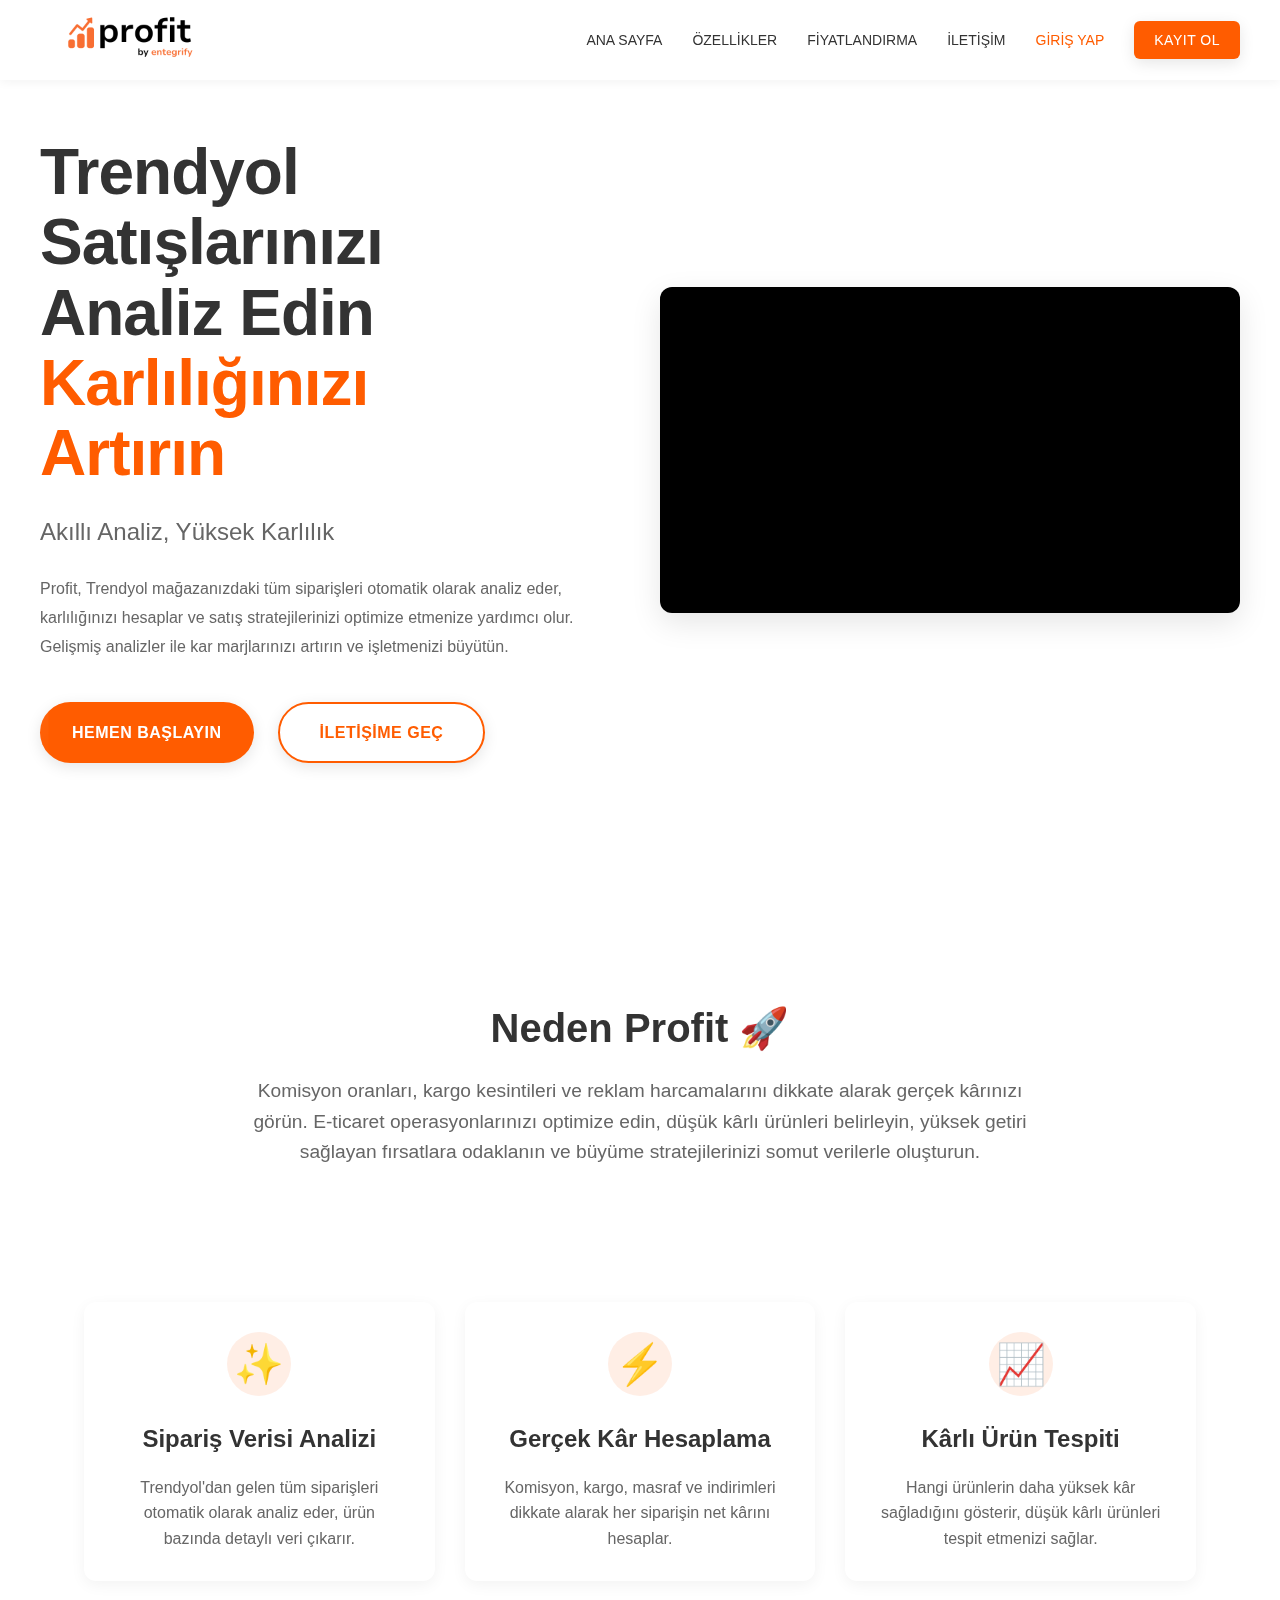
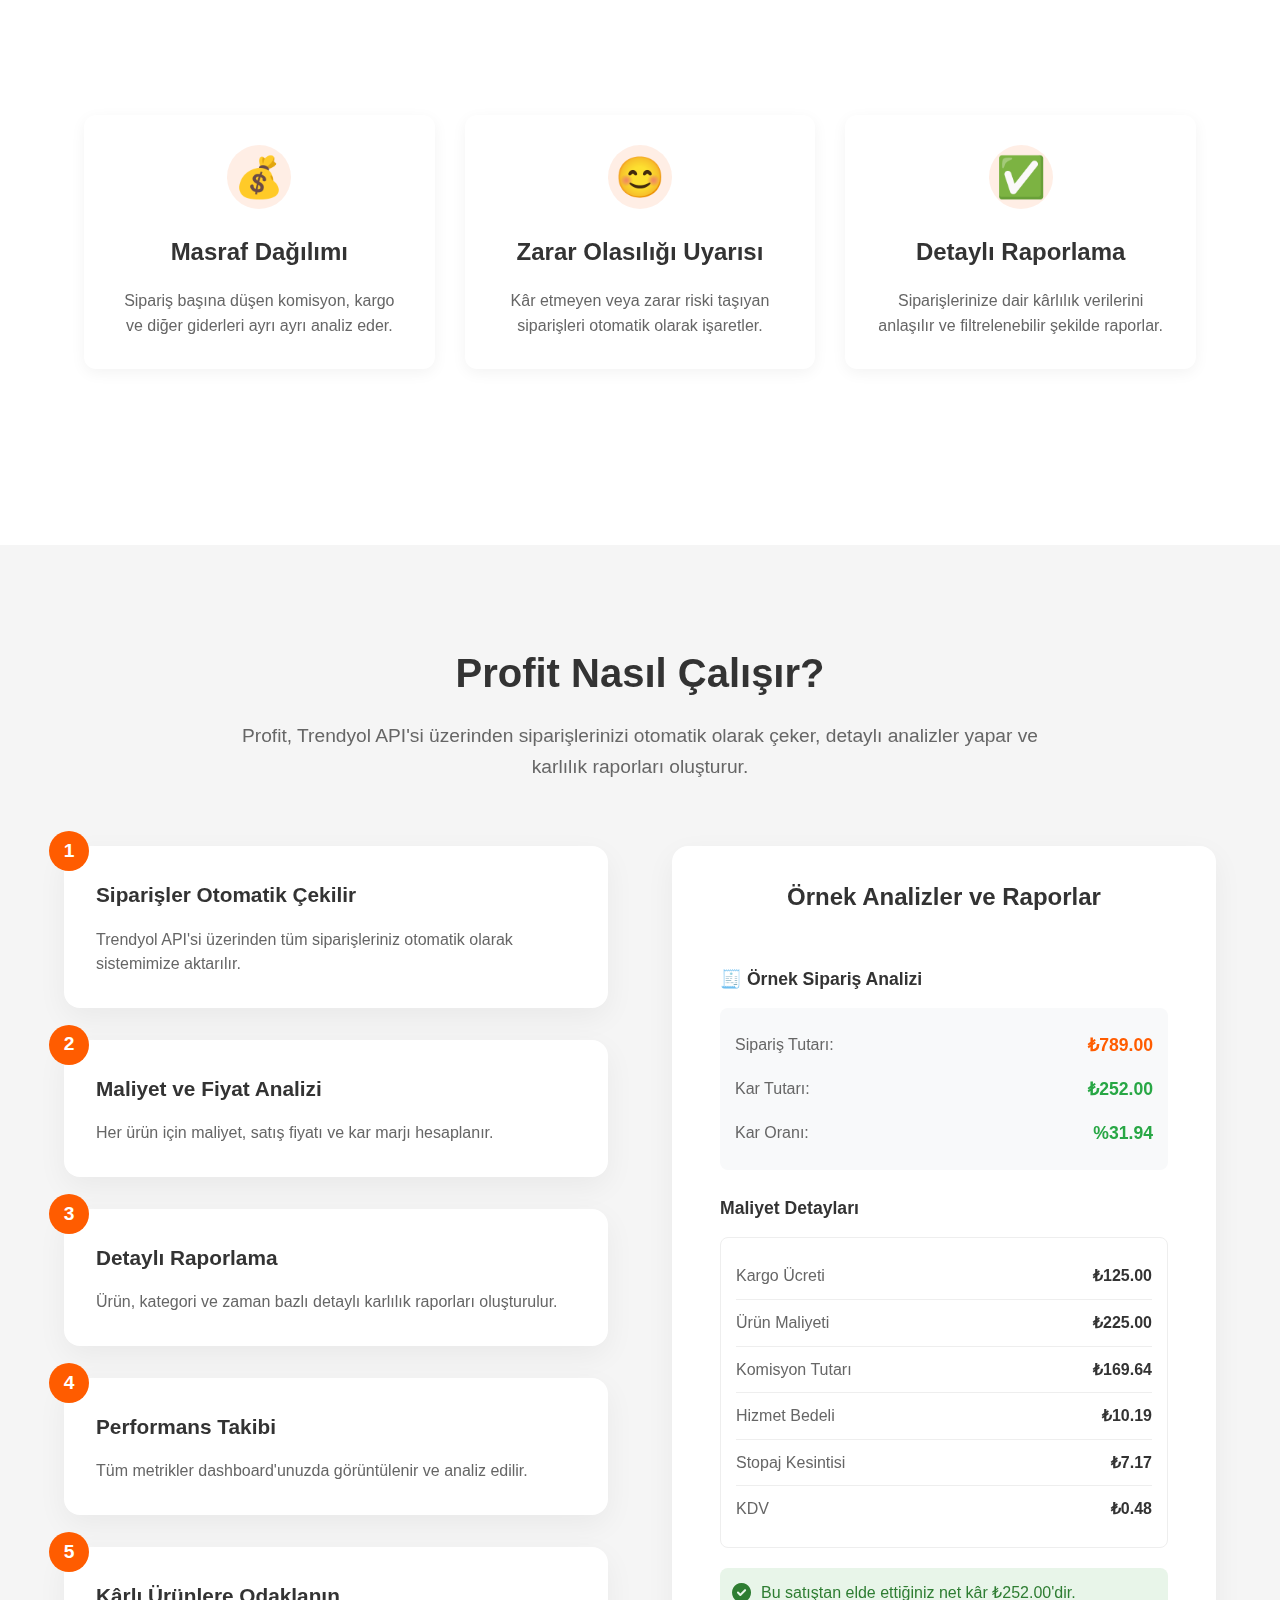
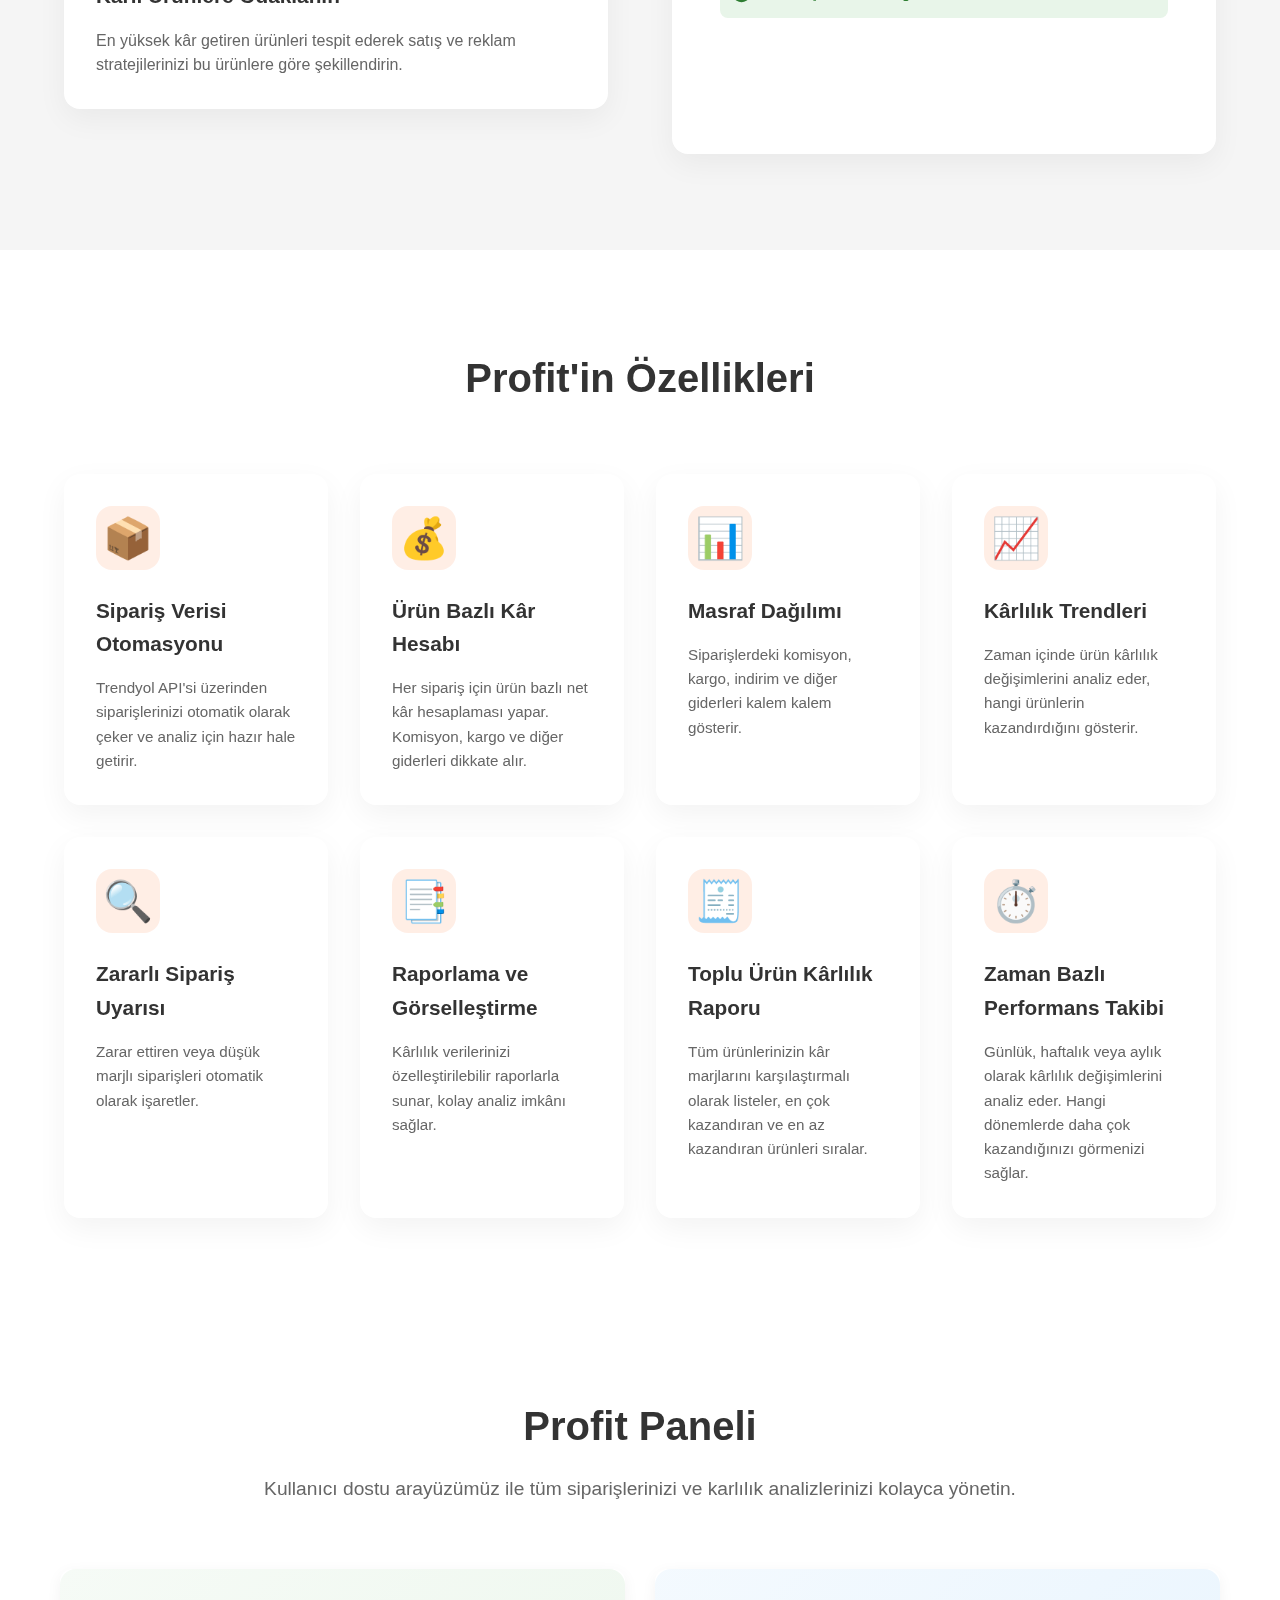
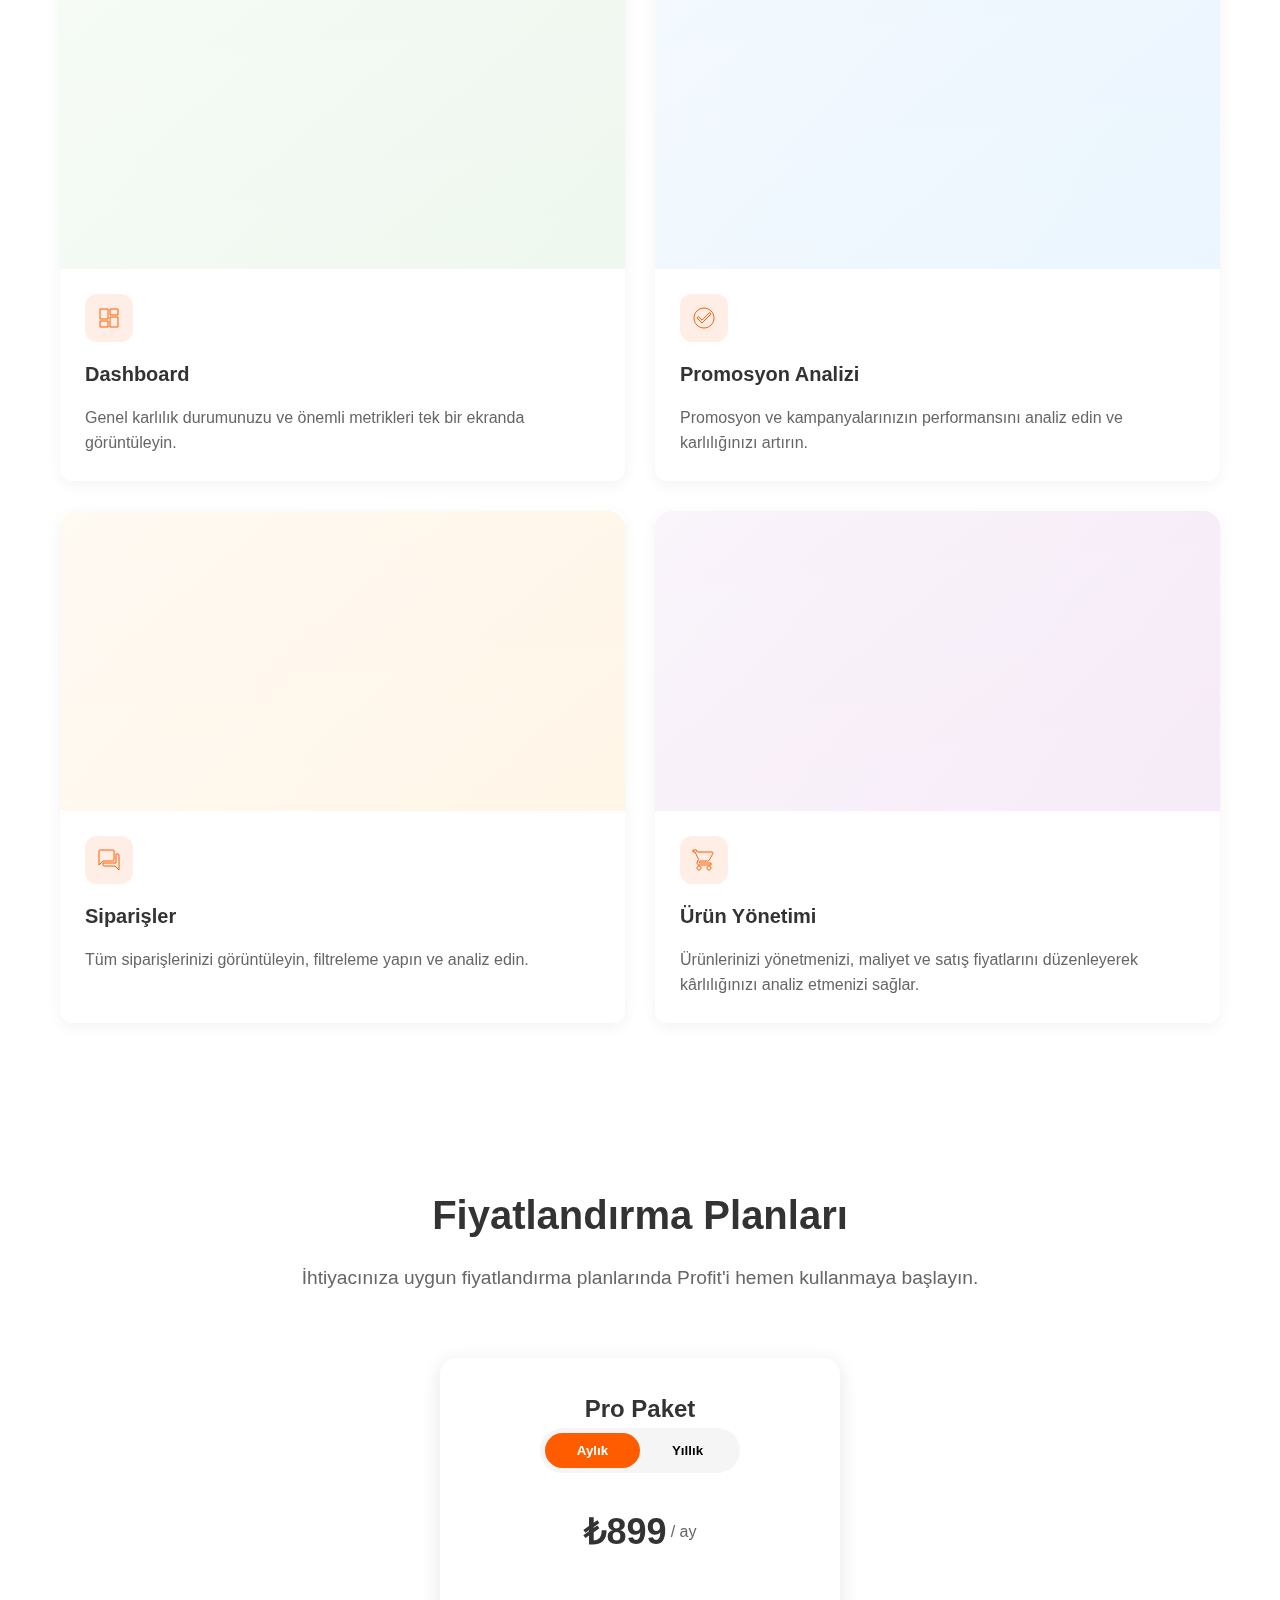
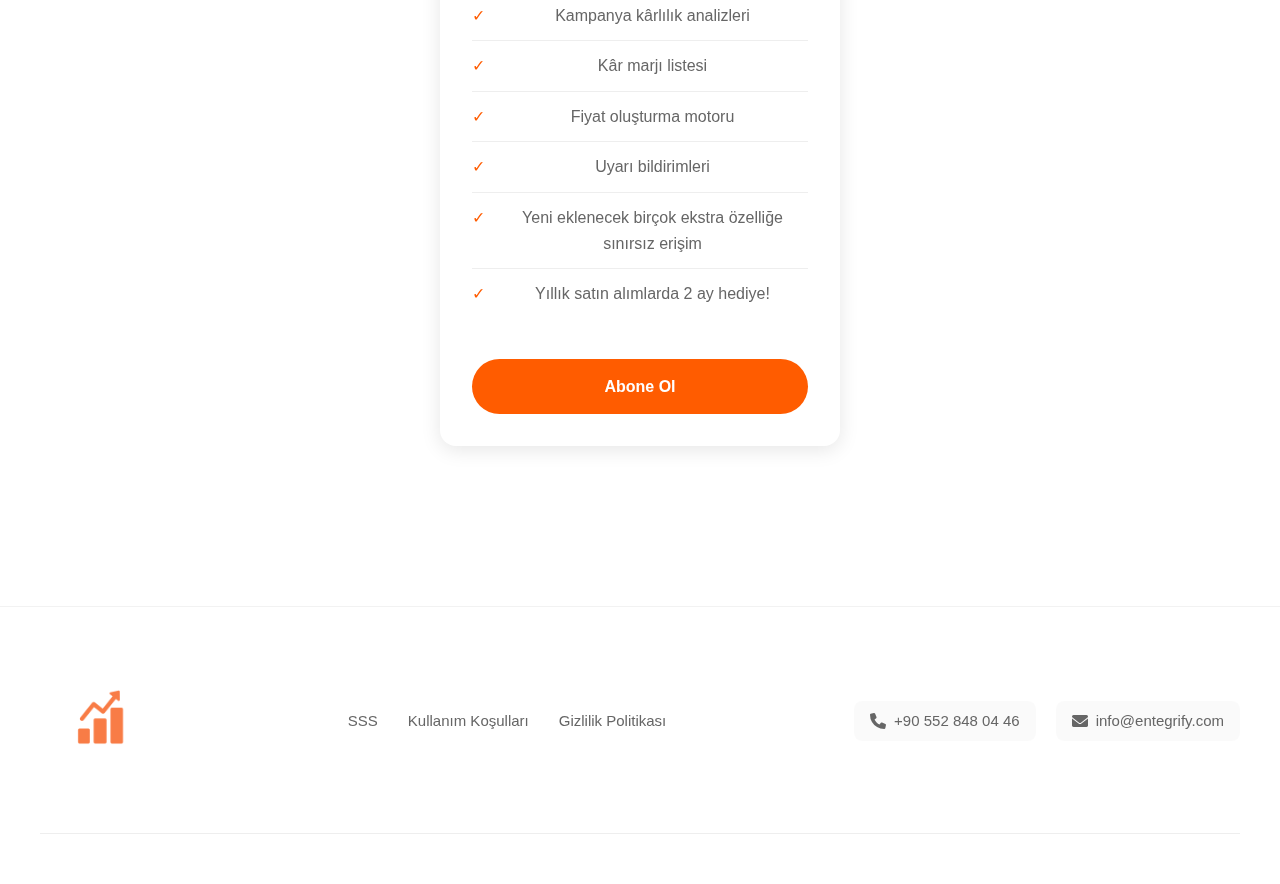
<file: index.html>
<!DOCTYPE html>
<html lang="tr">
<head>
    <meta charset="UTF-8">
    <meta name="viewport" content="width=device-width, initial-scale=1.0">
    
    <!-- Security Headers -->
    <meta http-equiv="X-Content-Type-Options" content="nosniff">
    <meta http-equiv="X-Frame-Options" content="SAMEORIGIN">
    <meta http-equiv="Strict-Transport-Security" content="max-age=31536000; includeSubDomains">
    <meta http-equiv="Content-Security-Policy" content="default-src 'self' https: data: 'unsafe-inline' 'unsafe-eval';">

    <!-- SEO Meta Tags -->
    <title>Profit | Trendyol Mağaza Yönetim ve Karlılık Analiz Platformu</title>
    <meta name="description" content="Trendyol mağazanızın siparişlerini otomatik analiz eder, karlılık hesaplar ve satış stratejilerinizi optimize etmenize yardımcı olur. Gelişmiş analizlerle kar marjlarınızı artırın.">
    <meta name="keywords" content="trendyol analiz, trendyol karlılık, e-ticaret analizi, trendyol mağaza yönetimi">
    <meta name="robots" content="index, follow">
    <meta name="author" content="Profit">
    <meta name="google-site-verification" content="YOUR-VERIFICATION-CODE">

    <!-- Open Graph / Social Media Meta Tags -->
    <meta property="og:type" content="website">
    <meta property="og:title" content="Profit | Trendyol Mağaza Analiz Platformu">
    <meta property="og:description" content="Trendyol mağazanızın siparişlerini otomatik analiz eder, karlılık hesaplar ve satış stratejilerinizi optimize eder.">
    <meta property="og:image" content="https://profit.entegrify.com/assets/logo1.png">
    <meta property="og:url" content="https://profit.entegrify.com">
    
    <!-- Twitter Card Meta Tags -->
    <meta name="twitter:card" content="summary_large_image">
    <meta name="twitter:title" content="Profit">
    <meta name="twitter:description" content="Trendyol mağaza analiz ve karlılık hesaplama platformu">
    <meta name="twitter:image" content="https://profit.entegrify.com/assets/logo1.png">

    <!-- Canonical URL -->
    <link rel="canonical" href="https://profit.entegrify.com">
    
    <!-- Favicon and App Icons -->
    <link rel="icon" type="image/png" href="assets/logo1.png">
    <link rel="apple-touch-icon" href="assets/logo1.png">
    
    <!-- Preload Critical Resources -->
    <link rel="preload" href="styles.css" as="style">
    <link rel="preload" href="https://fonts.googleapis.com/css2?family=Inter:wght@400;500;600;700&display=swap" as="style">
    
    <!-- Stylesheets from CDN -->
    <link rel="stylesheet" href="https://cdnjs.cloudflare.com/ajax/libs/font-awesome/6.0.0/css/all.min.css" crossorigin="anonymous" referrerpolicy="no-referrer">
    <link href="https://fonts.googleapis.com/css2?family=Inter:wght@400;500;600;700&display=swap" rel="stylesheet" crossorigin="anonymous">
    <link href="https://fonts.googleapis.com/css2?family=Poppins:wght@400;500;600;700;800&display=swap" rel="stylesheet" crossorigin="anonymous">
    <link rel="stylesheet" href="styles.css">

    <!-- Yapısal veri işaretlemesi -->
    <script type="application/ld+json">
    {
        "@context": "https://schema.org",
        "@type": "SoftwareApplication",
        "name": "Profit",
        "applicationCategory": "BusinessApplication",
        "description": "Trendyol mağaza analiz ve karlılık hesaplama platformu",
        "operatingSystem": "Web",
        "offers": {
            "@type": "Offer",
            "price": "750",
            "priceCurrency": "TRY"
        },
        "aggregateRating": {
            "@type": "AggregateRating",
            "ratingValue": "4.8",
            "ratingCount": "150"
        }
    }
    </script>

    <!-- Google Analytics -->
    <script async src="https://www.googletagmanager.com/gtag/js?id=G-XXXXXXXXXX"></script>
    <script>
        window.dataLayer = window.dataLayer || [];
        function gtag(){dataLayer.push(arguments);}
        gtag('js', new Date());
        gtag('config', 'G-XXXXXXXXXX');
    </script>
</head>
<body>
    <header>
        <nav aria-label="Ana Menü">
            <div class="nav-container">
                <div class="logo">
                    <a href="/" aria-label="Ana Sayfa">
                        <img src="assets/logo.png" alt="Profit Logo" width="180" height="auto">
                    </a>
                </div>
                <button class="mobile-menu-btn" aria-label="Menüyü Aç/Kapat">
                    <span></span>
                    <span></span>
                    <span></span>
                </button>
                <div class="nav-links">
                    <a href="#" class="nav-link">ANA SAYFA</a>
                    <a href="#how-it-works" class="nav-link">ÖZELLİKLER</a>
                    <a href="#pricing" class="nav-link">FİYATLANDIRMA</a>
                    <a href="#" class="nav-link">İLETİŞİM</a>
                    <a href="https://profit.entegrify.com/login" class="nav-link highlight">GİRİŞ YAP</a>
                    <a href="https://profit.entegrify.com/login" class="nav-link btn-primary">KAYIT OL</a>
                </div>
            </div>
        </nav>
    </header>

    <main>
        <section class="hero">
            <div class="hero-content">
                <h1>
                    Trendyol Satışlarınızı<br>
                    Analiz Edin<br>
                    <span style="color: #FF5C00;">Karlılığınızı<br>
                    Artırın</span>
                </h1>
                <p class="subtitle">Akıllı Analiz, Yüksek Karlılık</p>
                <p class="description">
                    Profit, Trendyol mağazanızdaki tüm siparişleri otomatik olarak analiz eder, 
                    karlılığınızı hesaplar ve satış stratejilerinizi optimize etmenize yardımcı olur. 
                    Gelişmiş analizler ile kar marjlarınızı artırın ve işletmenizi büyütün.
                </p>
                <div class="cta-buttons">
                    <a href="#" class="btn-primary">HEMEN BAŞLAYIN</a>
                    <a href="https://wa.me/905528480446" class="btn-secondary">İLETİŞİME GEÇ</a>
                </div>
            </div>
            <div class="hero-image">
                <div class="video-container">
                    <iframe 
                        width="100%" 
                        height="100%" 
                        src="https://www.youtube.com/embed/PZxdP8gvdds" 
                        title="Profit Tanıtım Videosu"
                        loading="lazy"
                        frameborder="0" 
                        allow="accelerometer; autoplay; clipboard-write; encrypted-media; gyroscope; picture-in-picture" 
                        allowfullscreen>
                    </iframe>
                </div>
            </div>
        </section>
    </main>

    <section class="why-trendasist">
        <div class="section-header">
            <h2>Neden Profit 🚀</h2>
            <p class="section-description">
                Komisyon oranları, kargo kesintileri ve reklam harcamalarını dikkate alarak gerçek kârınızı görün. E-ticaret operasyonlarınızı optimize edin, düşük kârlı ürünleri belirleyin, yüksek getiri sağlayan fırsatlara odaklanın ve büyüme stratejilerinizi somut verilerle oluşturun.
            </p>
        </div>

        <div class="features-container">
            <!-- İlk özellikler seti -->
            <div class="features">
                <div class="feature-card">
                    <div class="feature-icon">✨</div>
                    <h3>Sipariş Verisi Analizi</h3>
                    <p>
                        Trendyol'dan gelen tüm siparişleri otomatik olarak analiz eder, ürün bazında detaylı veri çıkarır.
                    </p>
                </div>

                <div class="feature-card">
                    <div class="feature-icon">⚡</div>
                    <h3>Gerçek Kâr Hesaplama</h3>
                    <p>
                        Komisyon, kargo, masraf ve indirimleri dikkate alarak her siparişin net kârını hesaplar.
                    </p>
                </div>

                <div class="feature-card">
                    <div class="feature-icon">📈</div>
                    <h3>Kârlı Ürün Tespiti</h3>
                    <p>
                        Hangi ürünlerin daha yüksek kâr sağladığını gösterir, düşük kârlı ürünleri tespit etmenizi sağlar.
                    </p>
                </div>
            </div>

            <!-- İkinci özellikler seti -->
            <div class="features">
                <div class="feature-card">
                    <div class="feature-icon">💰</div>
                    <h3>Masraf Dağılımı</h3>
                    <p>
                        Sipariş başına düşen komisyon, kargo ve diğer giderleri ayrı ayrı analiz eder.
                    </p>
                </div>

                <div class="feature-card">
                    <div class="feature-icon">😊</div>
                    <h3>Zarar Olasılığı Uyarısı</h3>
                    <p>
                        Kâr etmeyen veya zarar riski taşıyan siparişleri otomatik olarak işaretler.
                    </p>
                </div>

                <div class="feature-card">
                    <div class="feature-icon">✅</div>
                    <h3>Detaylı Raporlama</h3>
                    <p>
                        Siparişlerinize dair kârlılık verilerini anlaşılır ve filtrelenebilir şekilde raporlar.
                    </p>
                </div>
            </div>
        </div>
    </section>

    <section id="how-it-works" class="how-it-works">
        <div class="section-header">
            <h2>Profit Nasıl Çalışır?</h2>
            <p class="section-description">
                Profit, Trendyol API'si üzerinden siparişlerinizi otomatik olarak çeker, detaylı analizler yapar ve karlılık raporları oluşturur.
            </p>
        </div>

        <div class="working-principle">
            <div class="steps">
                <div class="step">
                    <div class="step-number">1</div>
                    <h3>Siparişler Otomatik Çekilir</h3>
                    <p>Trendyol API'si üzerinden tüm siparişleriniz otomatik olarak sistemimize aktarılır.</p>
                </div>

                <div class="step">
                    <div class="step-number">2</div>
                    <h3>Maliyet ve Fiyat Analizi</h3>
                    <p>Her ürün için maliyet, satış fiyatı ve kar marjı hesaplanır.</p>
                </div>

                <div class="step">
                    <div class="step-number">3</div>
                    <h3>Detaylı Raporlama</h3>
                    <p>Ürün, kategori ve zaman bazlı detaylı karlılık raporları oluşturulur.</p>
                </div>

                <div class="step">
                    <div class="step-number">4</div>
                    <h3>Performans Takibi</h3>
                    <p>Tüm metrikler dashboard'unuzda görüntülenir ve analiz edilir.</p>
                </div>

                <div class="step">
                    <div class="step-number">5</div>
                    <h3>Kârlı Ürünlere Odaklanın</h3>
                    <p>En yüksek kâr getiren ürünleri tespit ederek satış ve reklam stratejilerinizi bu ürünlere göre şekillendirin.</p>
                </div>
            </div>

            <div class="example-qa">
                <h3>Örnek Analizler ve Raporlar</h3>
                <div class="qa-slider">
                    <div class="qa-card active">
                        <div class="question">
                            <h4>🧾 Örnek Sipariş Analizi</h4>
                            <div class="order-summary">
                                <div class="summary-item">
                                    <span class="summary-label">Sipariş Tutarı:</span>
                                    <span class="summary-value highlight">₺789.00</span>
                                </div>
                                <div class="summary-item">
                                    <span class="summary-label">Kar Tutarı:</span>
                                    <span class="summary-value success">₺252.00</span>
                                </div>
                                <div class="summary-item">
                                    <span class="summary-label">Kar Oranı:</span>
                                    <span class="summary-value success">%31.94</span>
                                </div>
                            </div>
                        </div>
                        <div class="answer">
                            <h5>Maliyet Detayları</h5>
                            <div class="cost-breakdown">
                                <div class="cost-item">
                                    <span class="cost-label">Kargo Ücreti</span>
                                    <span class="cost-value">₺125.00</span>
                                </div>
                                <div class="cost-item">
                                    <span class="cost-label">Ürün Maliyeti</span>
                                    <span class="cost-value">₺225.00</span>
                                </div>
                                <div class="cost-item">
                                    <span class="cost-label">Komisyon Tutarı</span>
                                    <span class="cost-value">₺169.64</span>
                                </div>
                                <div class="cost-item">
                                    <span class="cost-label">Hizmet Bedeli</span>
                                    <span class="cost-value">₺10.19</span>
                                </div>
                                <div class="cost-item">
                                    <span class="cost-label">Stopaj Kesintisi</span>
                                    <span class="cost-value">₺7.17</span>
                                </div>
                                <div class="cost-item">
                                    <span class="cost-label">KDV</span>
                                    <span class="cost-value">₺0.48</span>
                                </div>
                            </div>
                            <div class="analysis-result">
                                <div class="result-item success">
                                    <i class="fas fa-check-circle"></i>
                                    <span>Bu satıştan elde ettiğiniz net kâr ₺252.00'dir.</span>
                                </div>
                            </div>
                        </div>
                    </div>
                </div>
                <div class="slider-nav">
                    <p class="slider-caption"></p>
                </div>
            </div>
        </div>
    </section>

    <section class="features-detailed">
        <div class="section-header">
            <h2>Profit'in Özellikleri</h2>
        </div>

        <div class="features-grid">
            <div class="feature-detailed-card">
                <div class="feature-icon">📦</div>
                <h3>Sipariş Verisi Otomasyonu</h3>
                <p>Trendyol API'si üzerinden siparişlerinizi otomatik olarak çeker ve analiz için hazır hale getirir.</p>
            </div>

            <div class="feature-detailed-card">
                <div class="feature-icon">💰</div>
                <h3>Ürün Bazlı Kâr Hesabı</h3>
                <p>Her sipariş için ürün bazlı net kâr hesaplaması yapar. Komisyon, kargo ve diğer giderleri dikkate alır.</p>
            </div>

            <div class="feature-detailed-card">
                <div class="feature-icon">📊</div>
                <h3>Masraf Dağılımı</h3>
                <p>Siparişlerdeki komisyon, kargo, indirim ve diğer giderleri kalem kalem gösterir.</p>
            </div>

            <div class="feature-detailed-card">
                <div class="feature-icon">📈</div>
                <h3>Kârlılık Trendleri</h3>
                <p>Zaman içinde ürün kârlılık değişimlerini analiz eder, hangi ürünlerin kazandırdığını gösterir.</p>
            </div>

            <div class="feature-detailed-card">
                <div class="feature-icon">🔍</div>
                <h3>Zararlı Sipariş Uyarısı</h3>
                <p>Zarar ettiren veya düşük marjlı siparişleri otomatik olarak işaretler.</p>
            </div>

            <div class="feature-detailed-card">
                <div class="feature-icon">📑</div>
                <h3>Raporlama ve Görselleştirme</h3>
                <p>Kârlılık verilerinizi özelleştirilebilir raporlarla sunar, kolay analiz imkânı sağlar.</p>
            </div>

            <div class="feature-detailed-card">
                <div class="feature-icon">🧾</div>
                <h3>Toplu Ürün Kârlılık Raporu</h3>
                <p>Tüm ürünlerinizin kâr marjlarını karşılaştırmalı olarak listeler, en çok kazandıran ve en az kazandıran ürünleri sıralar.</p>
            </div>

            <div class="feature-detailed-card">
                <div class="feature-icon">⏱️</div>
                <h3>Zaman Bazlı Performans Takibi</h3>
                <p>Günlük, haftalık veya aylık olarak kârlılık değişimlerini analiz eder. Hangi dönemlerde daha çok kazandığınızı görmenizi sağlar.</p>
            </div>
        </div>
    </section>

    <section class="panel-preview">
        <div class="section-header">
            <h2>Profit Paneli</h2>
            <p class="section-description">
                Kullanıcı dostu arayüzümüz ile tüm siparişlerinizi ve karlılık analizlerinizi kolayca yönetin.
            </p>
        </div>

        <div class="panel-grid">
            <div class="panel-card">
                <div class="panel-image">
                    <img src="assets/dashbord.png" alt="Profit Dashboard" loading="lazy">
                </div>
                <div class="panel-content">
                    <div class="panel-icon">
                        <svg viewBox="0 0 24 24" width="24" height="24" fill="none" stroke="currentColor">
                            <path d="M3 13h8V3H3v10zm0 8h8v-6H3v6zm10 0h8V11h-8v10zm0-18v6h8V3h-8z"/>
                        </svg>
                    </div>
                    <h3>Dashboard</h3>
                    <p>Genel karlılık durumunuzu ve önemli metrikleri tek bir ekranda görüntüleyin.</p>
                </div>
            </div>

            <div class="panel-card">
                <div class="panel-image">
                    <img src="assets/feature-2.png" alt="Profit Promosyon Analizi" loading="lazy">
                </div>
                <div class="panel-content">
                    <div class="panel-icon">
                        <svg viewBox="0 0 24 24" width="24" height="24" fill="none" stroke="currentColor">
                            <path d="M12 2C6.48 2 2 6.48 2 12s4.48 10 10 10 10-4.48 10-10S17.52 2 12 2zm-2 15l-5-5 1.41-1.41L10 14.17l7.59-7.59L19 8l-9 9z"/>
                        </svg>
                    </div>
                    <h3>Promosyon Analizi</h3>
                    <p>Promosyon ve kampanyalarınızın performansını analiz edin ve karlılığınızı artırın.</p>
                </div>
            </div>

            <div class="panel-card">
                <div class="panel-image">
                    <img src="assets/orders.png" alt="Profit Siparişler" loading="lazy">
                </div>
                <div class="panel-content">
                    <div class="panel-icon">
                        <svg viewBox="0 0 24 24" width="24" height="24" fill="none" stroke="currentColor">
                            <path d="M21 6h-2v9H6v2c0 .55.45 1 1 1h11l4 4V7c0-.55-.45-1-1-1zm-4 6V3c0-.55-.45-1-1-1H3c-.55 0-1 .45-1 1v14l4-4h10c.55 0 1-.45 1-1z"/>
                        </svg>
                    </div>
                    <h3>Siparişler</h3>
                    <p>Tüm siparişlerinizi görüntüleyin, filtreleme yapın ve analiz edin.</p>
                </div>
            </div>

            <div class="panel-card">
                <div class="panel-image">
                    <img src="assets/prdct.png" alt="Profit Ürün Yönetimi" loading="lazy">
                </div>
                <div class="panel-content">
                    <div class="panel-icon">
                        <svg viewBox="0 0 24 24" width="24" height="24" fill="none" stroke="currentColor">
                            <path d="M7 18c-1.1 0-1.99.9-1.99 2S5.9 22 7 22s2-.9 2-2-.9-2-2-2zM1 2v2h2l3.6 7.59-1.35 2.45c-.16.28-.25.61-.25.96 0 1.1.9 2 2 2h12v-2H7.42c-.14 0-.25-.11-.25-.25l.03-.12.9-1.63h7.45c.75 0 1.41-.41 1.75-1.03l3.58-6.49c.08-.14.12-.31.12-.48 0-.55-.45-1-1-1H5.21l-.94-2H1zm16 16c-1.1 0-1.99.9-1.99 2s.89 2 1.99 2 2-.9 2-2-.9-2-2-2z"/>
                        </svg>
                    </div>
                    <h3>Ürün Yönetimi</h3>
                    <p>Ürünlerinizi yönetmenizi, maliyet ve satış fiyatlarını düzenleyerek kârlılığınızı analiz etmenizi sağlar.</p>
                </div>
            </div>
        </div>
    </section>

    <section id="pricing" class="pricing">
        <div class="section-header">
            <h2>Fiyatlandırma Planları</h2>
            <p class="section-description">İhtiyacınıza uygun fiyatlandırma planlarında Profit'i hemen kullanmaya başlayın.</p>
        </div>

        <div class="pricing-grid">
            <div class="pricing-card">
                <h2>Pro Paket</h2>
                
                <div class="switch-container">
                    <button class="switch-option active" onclick="togglePrice('monthly')">Aylık</button>
                    <button class="switch-option" onclick="togglePrice('yearly')">Yıllık</button>
                </div>
                
                <div class="price-container">
                    <div id="monthly-price" class="price-block">
                        <div class="price">₺899 <span>/ ay</span></div>
                    </div>
                    <div id="yearly-price" class="price-block hidden">
                        <div class="price">₺750 <span>/ ay</span></div>
                        <p class="saving-note">(Yıllık ödeme yaparak %16 tasarruf edin)</p>
                    </div>
                </div>

                <div class="features">
                    <ul>
                        <li>Kampanya kârlılık analizleri</li>
                        <li>Kâr marjı listesi</li>
                        <li>Fiyat oluşturma motoru</li>
                        <li>Uyarı bildirimleri</li>
                        <li>Yeni eklenecek birçok ekstra özelliğe sınırsız erişim</li>
                        <li>Yıllık satın alımlarda 2 ay hediye!</li>
                    </ul>
                </div>
                
                <a href="https://buy.stripe.com/bIY4jT3cXcG30QU4gj" class="subscribe-btn" target="_blank">
                    Abone Ol
                </a>
            </div>
        </div>
    </section>

    <footer class="modern-footer">
        <div class="footer-container">
            <div class="footer-content">
                <div class="footer-logo">
                    <img src="assets/logo1.png" alt="Profit" width="120">
                </div>
                <div class="footer-links">
                    <a href="sss.html" class="footer-link">SSS</a>
                    <a href="kullanim-kosullari.html" class="footer-link">Kullanım Koşulları</a>
                    <a href="gizlilik-politikasi.html" class="footer-link">Gizlilik Politikası</a>
                </div>
                <div class="footer-contact">
                    <a href="tel:+905528480446" class="contact-item">
                        <i class="fas fa-phone"></i>
                        <span>+90 552 848 04 46</span>
                    </a>
                    <a href="mailto:info@entegrify.com" class="contact-item">
                        <i class="fas fa-envelope"></i>
                        <span>info@entegrify.com</span>
                    </a>
                </div>
            </div>
        </div>
    </footer>

    <style>
        /* Ana container için genel stil */
        .container {
            max-width: 1200px;
            margin: 0 auto;
            padding: 0 20px;
        }

        /* Hero section düzenlemesi */
        .hero {
            display: flex;
            align-items: center;
            justify-content: space-between;
            padding: 80px 0;
            max-width: 1200px;
            margin: 0 auto;
            gap: 40px;
        }

        .hero-content {
            flex: 1;
            max-width: 600px;
            margin: 0 auto;
        }

        .hero-image {
            flex: 1;
            max-width: 600px;
            margin: 0 auto;
        }

        /* Features section düzenlemesi */
        .features-container {
            max-width: 1200px;
            margin: 0 auto;
            padding: 40px 20px;
        }

        .features {
            display: grid;
            grid-template-columns: repeat(auto-fit, minmax(300px, 1fr));
            gap: 30px;
            margin-bottom: 40px;
        }

        .feature-card {
            background: #fff;
            border-radius: 12px;
            padding: 30px;
            text-align: center;
            box-shadow: 0 4px 15px rgba(0, 0, 0, 0.05);
            transition: transform 0.3s ease;
        }

        /* Panel preview düzenlemesi */
        .panel-preview {
            max-width: 1200px;
            margin: 0 auto;
            padding: 80px 20px;
        }

        .panel-grid {
            display: grid;
            grid-template-columns: repeat(2, 1fr);
            gap: 30px;
            margin-top: 40px;
        }

        .panel-card {
            background: white;
            border-radius: 12px;
            overflow: hidden;
            box-shadow: 0 4px 15px rgba(0, 0, 0, 0.05);
            transition: transform 0.3s ease, box-shadow 0.3s ease;
        }

        .panel-card:hover {
            transform: translateY(-5px);
            box-shadow: 0 8px 25px rgba(0, 0, 0, 0.1);
        }

        .panel-image {
            width: 100%;
            height: 250px;
            overflow: hidden;
            position: relative;
            background: linear-gradient(140deg, rgba(255, 92, 0, 0.05), rgba(255, 92, 0, 0.1));
            border-radius: 12px 12px 0 0;
        }

        .panel-content {
            padding: 25px;
        }

        .panel-content h3 {
            font-size: 20px;
            margin-bottom: 15px;
            color: #333;
        }

        .panel-content p {
            color: #666;
            line-height: 1.6;
            margin: 0;
        }

        @media (max-width: 768px) {
            .panel-grid {
                grid-template-columns: 1fr;
            }

            .panel-image {
                height: 200px;
            }
        }

        /* Pricing section düzenlemesi */
        .pricing {
            max-width: 1200px;
            margin: 0 auto;
            padding: 80px 20px;
        }

        .pricing-grid {
            display: flex;
            justify-content: center;
            gap: 30px;
            margin-top: 40px;
        }

        /* Footer düzenlemesi */
        .modern-footer {
            background: #fff;
            padding: 50px 20px;
            border-top: 1px solid rgba(0, 0, 0, 0.05);
            margin-top: 80px;
        }

        .footer-container {
            max-width: 1200px;
            margin: 0 auto;
        }

        .footer-content {
            display: flex;
            align-items: center;
            justify-content: space-between;
            gap: 40px;
        }

        .footer-logo img {
            height: auto;
            opacity: 0.9;
            transition: opacity 0.3s ease;
        }

        .footer-logo img:hover {
            opacity: 1;
        }

        .footer-links {
            display: flex;
            gap: 30px;
        }

        .footer-link {
            color: #666;
            text-decoration: none;
            font-size: 15px;
            font-weight: 500;
            transition: all 0.3s ease;
            position: relative;
        }

        .footer-link::after {
            content: '';
            position: absolute;
            bottom: -4px;
            left: 0;
            width: 0;
            height: 2px;
            background: #FF5C00;
            transition: width 0.3s ease;
        }

        .footer-link:hover {
            color: #FF5C00;
        }

        .footer-link:hover::after {
            width: 100%;
        }

        .footer-contact {
            display: flex;
            gap: 20px;
        }

        .contact-item {
            display: flex;
            align-items: center;
            gap: 8px;
            color: #666;
            text-decoration: none;
            font-size: 15px;
            transition: all 0.3s ease;
            padding: 8px 16px;
            border-radius: 8px;
            background: rgba(0, 0, 0, 0.02);
        }

        .contact-item:hover {
            color: #FF5C00;
            background: rgba(255, 92, 0, 0.05);
            transform: translateY(-2px);
        }

        .contact-item i {
            font-size: 16px;
        }

        @media (max-width: 768px) {
            .footer-content {
                flex-direction: column;
                text-align: center;
                gap: 30px;
            }

            .footer-links {
                flex-direction: column;
                gap: 20px;
            }

            .footer-contact {
                flex-direction: column;
                gap: 15px;
            }

            .contact-item {
                justify-content: center;
            }
        }

        /* Notification styles */
        .notification {
            position: fixed;
            bottom: 20px;
            right: 20px;
            background: #4CAF50;
            color: white;
            padding: 15px 25px;
            border-radius: 8px;
            box-shadow: 0 4px 12px rgba(0,0,0,0.15);
            display: flex;
            align-items: center;
            gap: 10px;
            z-index: 9999;
            opacity: 0;
            transform: translateY(20px);
            transition: all 0.3s ease;
        }

        .notification.show {
            opacity: 1;
            transform: translateY(0);
        }

        .notification i {
            font-size: 20px;
        }

        /* Mobile Menu Styles */
        .mobile-menu-btn {
            display: none;
            width: 25px;
            height: 25px;
            position: relative;
            cursor: pointer;
            z-index: 1000;
        }

        .mobile-menu-btn span {
            position: absolute;
            width: 100%;
            height: 2px;
            background-color: #000;
            transition: all 0.3s ease;
        }

        .mobile-menu-btn span:nth-child(1) {
            top: 5px;
        }

        .mobile-menu-btn span:nth-child(2) {
            top: 12px;
        }

        .mobile-menu-btn span:nth-child(3) {
            top: 19px;
        }

        .mobile-menu-btn.active span:nth-child(1) {
            transform: rotate(45deg);
            top: 12px;
        }

        .mobile-menu-btn.active span:nth-child(2) {
            opacity: 0;
        }

        .mobile-menu-btn.active span:nth-child(3) {
            transform: rotate(-45deg);
            top: 12px;
        }

        @media (max-width: 768px) {
            .mobile-menu-btn {
                display: block;
                margin-right: 10px;
            }

            .nav-links {
                display: none;
                position: fixed;
                top: 60px;
                right: 0;
                width: 200px;
                height: auto;
                max-height: calc(100vh - 60px);
                background: #fff;
                flex-direction: column;
                padding: 10px;
                box-shadow: -2px 2px 10px rgba(0,0,0,0.1);
                z-index: 999;
                overflow-y: auto;
                border-radius: 0 0 0 10px;
            }

            .nav-links.active {
                display: flex;
            }

            .nav-links .nav-link {
                width: 100%;
                text-align: left;
                padding: 10px 15px;
                font-size: 14px;
                font-weight: 500;
                color: #333;
                transition: all 0.2s ease;
                border-radius: 5px;
            }

            .nav-links .nav-link:hover {
                background-color: #f5f5f5;
            }

            .nav-links .nav-link.highlight {
                background-color: #f8f9fa;
                margin: 5px 0;
            }

            .nav-links .nav-link.btn-primary {
                background-color: #007bff;
                color: white;
                margin: 5px 0;
                text-align: center;
            }

            .nav-links .nav-link.btn-primary:hover {
                background-color: #0056b3;
            }
        }

        /* Video Container Styles */
        .video-container {
            position: relative;
            width: 100%;
            padding-bottom: 56.25%; /* 16:9 Aspect Ratio */
            height: 0;
            overflow: hidden;
            border-radius: 12px;
            box-shadow: 0 10px 30px rgba(0, 0, 0, 0.1);
        }

        .video-container iframe {
            position: absolute;
            top: 0;
            left: 0;
            width: 100%;
            height: 100%;
            border-radius: 12px;
        }

        @media (max-width: 768px) {
            .hero {
                flex-direction: column;
                padding: 20px;
                text-align: center;
            }

            .hero-content {
                width: 100%;
                margin-bottom: 30px;
            }

            .hero-image {
                width: 100%;
                margin-top: 20px;
            }

            .video-container {
                margin: 0 auto;
                max-width: 100%;
            }
        }

        /* Advantages Section */
        .advantages {
            padding: 6rem 5%;
            background-color: var(--background-color);
        }

        .advantages .section-header {
            text-align: center;
            margin-bottom: 4rem;
        }

        .advantages .section-header h2 {
            font-size: 2.5rem;
            margin-bottom: 1rem;
            color: var(--text-color);
        }

        .advantages .section-description {
            font-size: 1.2rem;
            color: #666;
            max-width: 800px;
            margin: 0 auto;
        }

        @media (max-width: 768px) {
            .advantages {
                padding: 4rem 1rem;
            }

            .advantages .section-header h2 {
                font-size: 2rem;
            }

            .advantages .section-description {
                font-size: 1rem;
            }
        }

        /* Section Header Styles */
        .section-header {
            text-align: center;
            margin-bottom: 4rem;
            opacity: 1;
            transform: none;
            transition: none;
        }

        .section-header h2 {
            font-size: 2.5rem;
            margin-bottom: 1rem;
            color: var(--text-color);
            font-weight: 700;
        }

        .section-description {
            font-size: 1.2rem;
            color: #666;
            max-width: 800px;
            margin: 0 auto;
            line-height: 1.6;
        }

        @media (max-width: 768px) {
            .section-header {
                margin-bottom: 3rem;
                padding: 0 1rem;
            }

            .section-header h2 {
                font-size: 2rem;
            }

            .section-description {
                font-size: 1rem;
                padding: 0 1rem;
            }
        }

        /* Remove old section header styles that might be causing issues */
        .section-header.visible {
            opacity: 1;
            transform: none;
        }

        .order-summary {
            background: #f8f9fa;
            border-radius: 8px;
            padding: 15px;
            margin: 15px 0;
        }

        .summary-item {
            display: flex;
            justify-content: space-between;
            align-items: center;
            padding: 8px 0;
        }

        .summary-label {
            color: #666;
            font-weight: 500;
        }

        .summary-value {
            font-weight: 600;
            font-size: 1.1em;
        }

        .summary-value.highlight {
            color: #FF5C00;
        }

        .summary-value.success {
            color: #28a745;
        }

        .cost-breakdown {
            background: #fff;
            border-radius: 8px;
            padding: 15px;
            margin: 15px 0;
            border: 1px solid #eee;
        }

        .cost-item {
            display: flex;
            justify-content: space-between;
            padding: 10px 0;
            border-bottom: 1px solid #eee;
        }

        .cost-item:last-child {
            border-bottom: none;
        }

        .cost-label {
            color: #666;
            font-weight: 500;
        }

        .cost-value {
            color: #333;
            font-weight: 600;
        }

        .analysis-result {
            margin-top: 20px;
        }

        .result-item {
            display: flex;
            align-items: center;
            gap: 10px;
            padding: 12px;
            border-radius: 8px;
            margin-bottom: 10px;
        }

        .result-item.success {
            background: #e8f5e9;
            color: #2e7d32;
        }

        .result-item.info {
            background: #e3f2fd;
            color: #1565c0;
        }

        .result-item i {
            font-size: 1.2em;
        }

        .qa-card .answer h5 {
            color: #333;
            font-size: 1.1em;
            margin-bottom: 15px;
            font-weight: 600;
        }

        .panel-image {
            width: 100%;
            height: 300px;
            overflow: hidden;
            position: relative;
            background: linear-gradient(140deg, rgba(255, 92, 0, 0.05), rgba(255, 92, 0, 0.1));
            border-radius: 16px 16px 0 0;
        }

        .panel-card:nth-child(1) .panel-image {
            background: linear-gradient(140deg, rgba(76, 175, 80, 0.05), rgba(76, 175, 80, 0.1));
        }

        .panel-card:nth-child(2) .panel-image {
            background: linear-gradient(140deg, rgba(33, 150, 243, 0.05), rgba(33, 150, 243, 0.1));
        }

        .panel-card:nth-child(3) .panel-image {
            background: linear-gradient(140deg, rgba(255, 152, 0, 0.05), rgba(255, 152, 0, 0.1));
        }

        .panel-card:nth-child(4) .panel-image {
            background: linear-gradient(140deg, rgba(156, 39, 176, 0.05), rgba(156, 39, 176, 0.1));
        }

        .panel-image::after {
            content: '';
            position: absolute;
            top: 0;
            left: 0;
            right: 0;
            bottom: 0;
            background: linear-gradient(180deg, rgba(255, 255, 255, 0.02) 0%, rgba(255, 255, 255, 0.1) 100%);
            pointer-events: none;
        }

        .panel-image img {
            width: 100%;
            height: 100%;
            object-fit: contain;
            transition: transform 0.3s ease;
            position: relative;
            z-index: 1;
            padding: 20px;
            mix-blend-mode: multiply;
        }

        .panel-card:hover .panel-image img {
            transform: scale(1.02);
        }

        @media (max-width: 768px) {
            .panel-image {
                height: 200px;
            }
            
            .panel-image img {
                padding: 15px;
            }
        }

        /* Logo ve Navbar düzenlemesi */
        .logo {
            display: flex;
            align-items: center;
        }

        .logo img {
            width: 180px; /* 200px'den 180px'e düşürüldü */
            height: auto;
            object-fit: contain;
        }

        nav {
            display: flex;
            justify-content: center;
            align-items: center;
            padding: 15px 40px;
            background: #fff;
            box-shadow: 0 2px 10px rgba(0, 0, 0, 0.05);
            position: fixed;
            top: 0;
            left: 0;
            right: 0;
            z-index: 1000;
        }

        .nav-container {
            display: flex;
            justify-content: space-between;
            align-items: center;
            width: 100%;
            max-width: 1200px;
            margin: 0 auto;
        }

        .nav-links {
            display: flex;
            align-items: center;
            gap: 30px;
        }

        .nav-link {
            color: #333;
            text-decoration: none;
            font-weight: 500;
            font-size: 14px;
            transition: color 0.3s ease;
        }

        .nav-link:hover {
            color: #FF5C00;
        }

        .nav-link.highlight {
            color: #FF5C00;
        }

        .nav-link.btn-primary {
            background: #FF5C00;
            color: white;
            padding: 8px 20px;
            border-radius: 6px;
            transition: background-color 0.3s ease;
        }

        .nav-link.btn-primary:hover {
            background-color: #e65200;
            color: white;
        }

        @media (max-width: 768px) {
            nav {
                padding: 10px 20px;
            }
        }

        /* Pricing Styles */
        .pricing-card {
            background: white;
            border-radius: 12px;
            padding: 30px;
            box-shadow: 0 4px 15px rgba(0, 0, 0, 0.05);
            max-width: 400px;
            margin: 0 auto;
        }

        .switch-container {
            display: flex;
            background: #f5f5f5;
            border-radius: 30px;
            padding: 5px;
            width: 200px;
            margin: 0 auto 20px;
        }

        .switch-option {
            flex: 1;
            text-align: center;
            padding: 10px 20px;
            border: none;
            background: transparent;
            cursor: pointer;
            font-weight: bold;
            border-radius: 25px;
            transition: all 0.3s ease;
        }

        .switch-option.active {
            background: #FF5C00;
            color: white;
        }

        .price-container {
            text-align: center;
            margin: 30px 0;
        }

        .price-block {
            transition: all 0.3s ease;
        }

        .price-block.hidden {
            display: none;
        }

        .price {
            font-size: 36px;
            font-weight: bold;
            color: #333;
            margin-bottom: 10px;
        }

        .price span {
            font-size: 16px;
            font-weight: normal;
            color: #666;
        }

        .saving-note {
            color: #FF5C00;
            font-size: 14px;
            margin: 5px 0 20px;
        }

        .features {
            margin-top: 30px;
        }

        .features ul {
            list-style: none;
            padding: 0;
            margin: 0;
        }

        .features li {
            padding: 12px 0;
            color: #666;
            position: relative;
            padding-left: 25px;
            border-bottom: 1px solid #eee;
        }

        .features li:last-child {
            border-bottom: none;
        }

        .features li:before {
            content: "✓";
            color: #FF5C00;
            position: absolute;
            left: 0;
        }

        .subscribe-btn {
            background: #FF5C00;
            color: white;
            border: none;
            padding: 15px 30px;
            border-radius: 30px;
            font-size: 16px;
            font-weight: bold;
            width: 100%;
            cursor: pointer;
            transition: background-color 0.3s ease;
            display: block;
            text-align: center;
            text-decoration: none;
        }

        .subscribe-btn:hover {
            background-color: #e65200;
            text-decoration: none;
            color: white;
        }
    </style>

    <script>
        // Mobile Menu
        document.addEventListener('DOMContentLoaded', function() {
            const mobileMenuBtn = document.querySelector('.mobile-menu-btn');
            const navLinks = document.querySelector('.nav-links');
            
            if (mobileMenuBtn && navLinks) {
                mobileMenuBtn.addEventListener('click', function() {
                    mobileMenuBtn.classList.toggle('active');
                    navLinks.classList.toggle('active');
                });

                // Close menu when clicking outside
                document.addEventListener('click', function(e) {
                    if (!e.target.closest('.nav-links') && !e.target.closest('.mobile-menu-btn') && navLinks.classList.contains('active')) {
                        mobileMenuBtn.classList.remove('active');
                        navLinks.classList.remove('active');
                    }
                });

                // Close menu when clicking on a nav link
                document.querySelectorAll('.nav-link').forEach(link => {
                    link.addEventListener('click', function() {
                        mobileMenuBtn.classList.remove('active');
                        navLinks.classList.remove('active');
                    });
                });
            }
        });

        // Notification function
        function showNotification(message) {
            // Remove existing notification if any
            const existingNotification = document.querySelector('.notification');
            if (existingNotification) {
                existingNotification.remove();
            }

            // Create new notification
            const notification = document.createElement('div');
            notification.className = 'notification';
            notification.innerHTML = `
                <i class="fas fa-check-circle"></i>
                <span>${message}</span>
            `;

            // Add to body
            document.body.appendChild(notification);

            // Show notification
            setTimeout(() => notification.classList.add('show'), 100);

            // Remove notification after 3 seconds
            setTimeout(() => {
                notification.classList.remove('show');
                setTimeout(() => notification.remove(), 300);
            }, 3000);
        }

        // Contact Form Modal
        const chatButton = document.querySelector('.chat-button');
        const contactModal = document.getElementById('contactModal');
        const closeModal = document.querySelector('.close-modal');
        const contactForm = document.getElementById('contactForm');

        chatButton.addEventListener('click', () => {
            contactModal.classList.add('active');
        });

        closeModal.addEventListener('click', () => {
            contactModal.classList.remove('active');
        });

        // Close modal when clicking outside
        window.addEventListener('click', (e) => {
            if (e.target === contactModal) {
                contactModal.classList.remove('active');
            }
        });

        contactForm.addEventListener('submit', async (e) => {
            e.preventDefault();
            
            const formData = {
                name: document.getElementById('name').value,
                email: document.getElementById('email').value,
                phone: document.getElementById('phone').value,
                company: document.getElementById('company').value,
                message: document.getElementById('message').value
            };

            try {
                const response = await fetch('https://script.google.com/macros/s/AKfycbzNZoX0GKMVFXU2pOJYcm98ZG55nABo0FgGEGgE2JuNdNYnT0PX4MPfp5nZ8eDwGqY6GQ/exec', {
                    method: 'POST',
                    mode: 'no-cors',
                    headers: {
                        'Content-Type': 'application/json',
                    },
                    body: JSON.stringify(formData)
                });

                showNotification('Teşekkür ederiz! Size en kısa sürede dönüş yapacağız.');
                contactModal.classList.remove('active');
                contactForm.reset();
            } catch (error) {
                console.error('Hata detayı:', error);
                showNotification('Teşekkür ederiz! Size en kısa sürede dönüş yapacağız.');
                contactModal.classList.remove('active');
                contactForm.reset();
            }
        });

        // Q&A Slider
        const slides = document.querySelectorAll('.qa-card');
        const dots = document.querySelectorAll('.dot');
        const prevBtn = document.querySelector('.prev');
        const nextBtn = document.querySelector('.next');
        let currentSlide = 0;

        function showSlide(n) {
            slides[currentSlide].classList.remove('active');
            dots[currentSlide].classList.remove('active');
            currentSlide = (n + slides.length) % slides.length;
            slides[currentSlide].classList.add('active');
            dots[currentSlide].classList.add('active');
        }

        prevBtn.addEventListener('click', () => showSlide(currentSlide - 1));
        nextBtn.addEventListener('click', () => showSlide(currentSlide + 1));

        dots.forEach((dot, index) => {
            dot.addEventListener('click', () => showSlide(index));
        });

        // Auto slide every 5 seconds
        setInterval(() => showSlide(currentSlide + 1), 5000);

        // Video Controls
        const videoContainer = document.querySelector('.video-container');
        const video = videoContainer.querySelector('video');
        const volumeBtn = document.querySelector('.volume-btn');
        const volumeIcon = volumeBtn.querySelector('i');

        // Set initial volume
        video.volume = 1.0;

        function toggleVideo() {
            if (video.paused) {
                video.play();
                videoContainer.classList.add('playing');
            } else {
                video.pause();
                videoContainer.classList.remove('playing');
            }
        }

        function toggleVolume() {
            if (video.muted) {
                video.muted = false;
                volumeIcon.classList.remove('fa-volume-mute');
                volumeIcon.classList.add('fa-volume-up');
                videoContainer.classList.remove('muted');
            } else {
                video.muted = true;
                volumeIcon.classList.remove('fa-volume-up');
                volumeIcon.classList.add('fa-volume-mute');
                videoContainer.classList.add('muted');
            }
        }

        // Video container click handler
        videoContainer.addEventListener('click', (e) => {
            // Prevent click event if clicking on the volume button
            if (!e.target.closest('.volume-btn')) {
                toggleVideo();
            }
        });

        // Volume button click handler
        volumeBtn.addEventListener('click', (e) => {
            e.stopPropagation(); // Prevent video container click
            toggleVolume();
        });

        // ESC key handler to exit fullscreen
        document.addEventListener('keydown', (e) => {
            if (e.key === 'Escape' && videoContainer.classList.contains('playing')) {
                video.pause();
                videoContainer.classList.remove('playing');
            }
        });

        // Video ended handler
        video.addEventListener('ended', () => {
            videoContainer.classList.remove('playing');
        });

        // Scroll Animasyonları için Intersection Observer
        const sectionHeaders = document.querySelectorAll('.section-header');
        
        const observerOptions = {
            root: null,
            rootMargin: '0px',
            threshold: 0.1
        };

        const sectionObserver = new IntersectionObserver((entries, observer) => {
            entries.forEach(entry => {
                if (entry.isIntersecting) {
                    entry.target.style.opacity = '1';
                    entry.target.style.transform = 'none';
                    observer.unobserve(entry.target);
                }
            });
        }, observerOptions);

        sectionHeaders.forEach(header => {
            header.style.opacity = '1';
            header.style.transform = 'none';
            sectionObserver.observe(header);
        });

        // Animasyonlu elementler için stagger effect
        const animatedElements = document.querySelectorAll('.feature-card, .step, .panel-card, .pricing-card, .table-row');
        
        const staggerObserver = new IntersectionObserver((entries, observer) => {
            entries.forEach((entry, index) => {
                if (entry.isIntersecting) {
                    entry.target.style.animationDelay = `${index * 0.1}s`;
                    entry.target.style.opacity = '1';
                    observer.unobserve(entry.target);
                }
            });
        }, observerOptions);

        animatedElements.forEach(element => {
            element.style.opacity = '1';
            staggerObserver.observe(element);
        });

        function togglePrice(type) {
            // Butonları güncelle
            document.querySelectorAll('.switch-option').forEach(btn => {
                btn.classList.remove('active');
            });
            event.target.classList.add('active');
            
            // Fiyatları güncelle
            if (type === 'yearly') {
                document.getElementById('monthly-price').classList.add('hidden');
                document.getElementById('yearly-price').classList.remove('hidden');
            } else {
                document.getElementById('monthly-price').classList.remove('hidden');
                document.getElementById('yearly-price').classList.add('hidden');
            }
        }

        function redirectToPayment() {
            // Seçili planı kontrol et
            const isYearly = document.querySelector('.switch-option[data-plan="yearly"]').classList.contains('active');
            // Stripe ödeme sayfasına yönlendir
            window.location.href = 'https://buy.stripe.com/bIY4jT3cXcG30QU4gj';
        }
    </script>
</body>
</html>
</file>
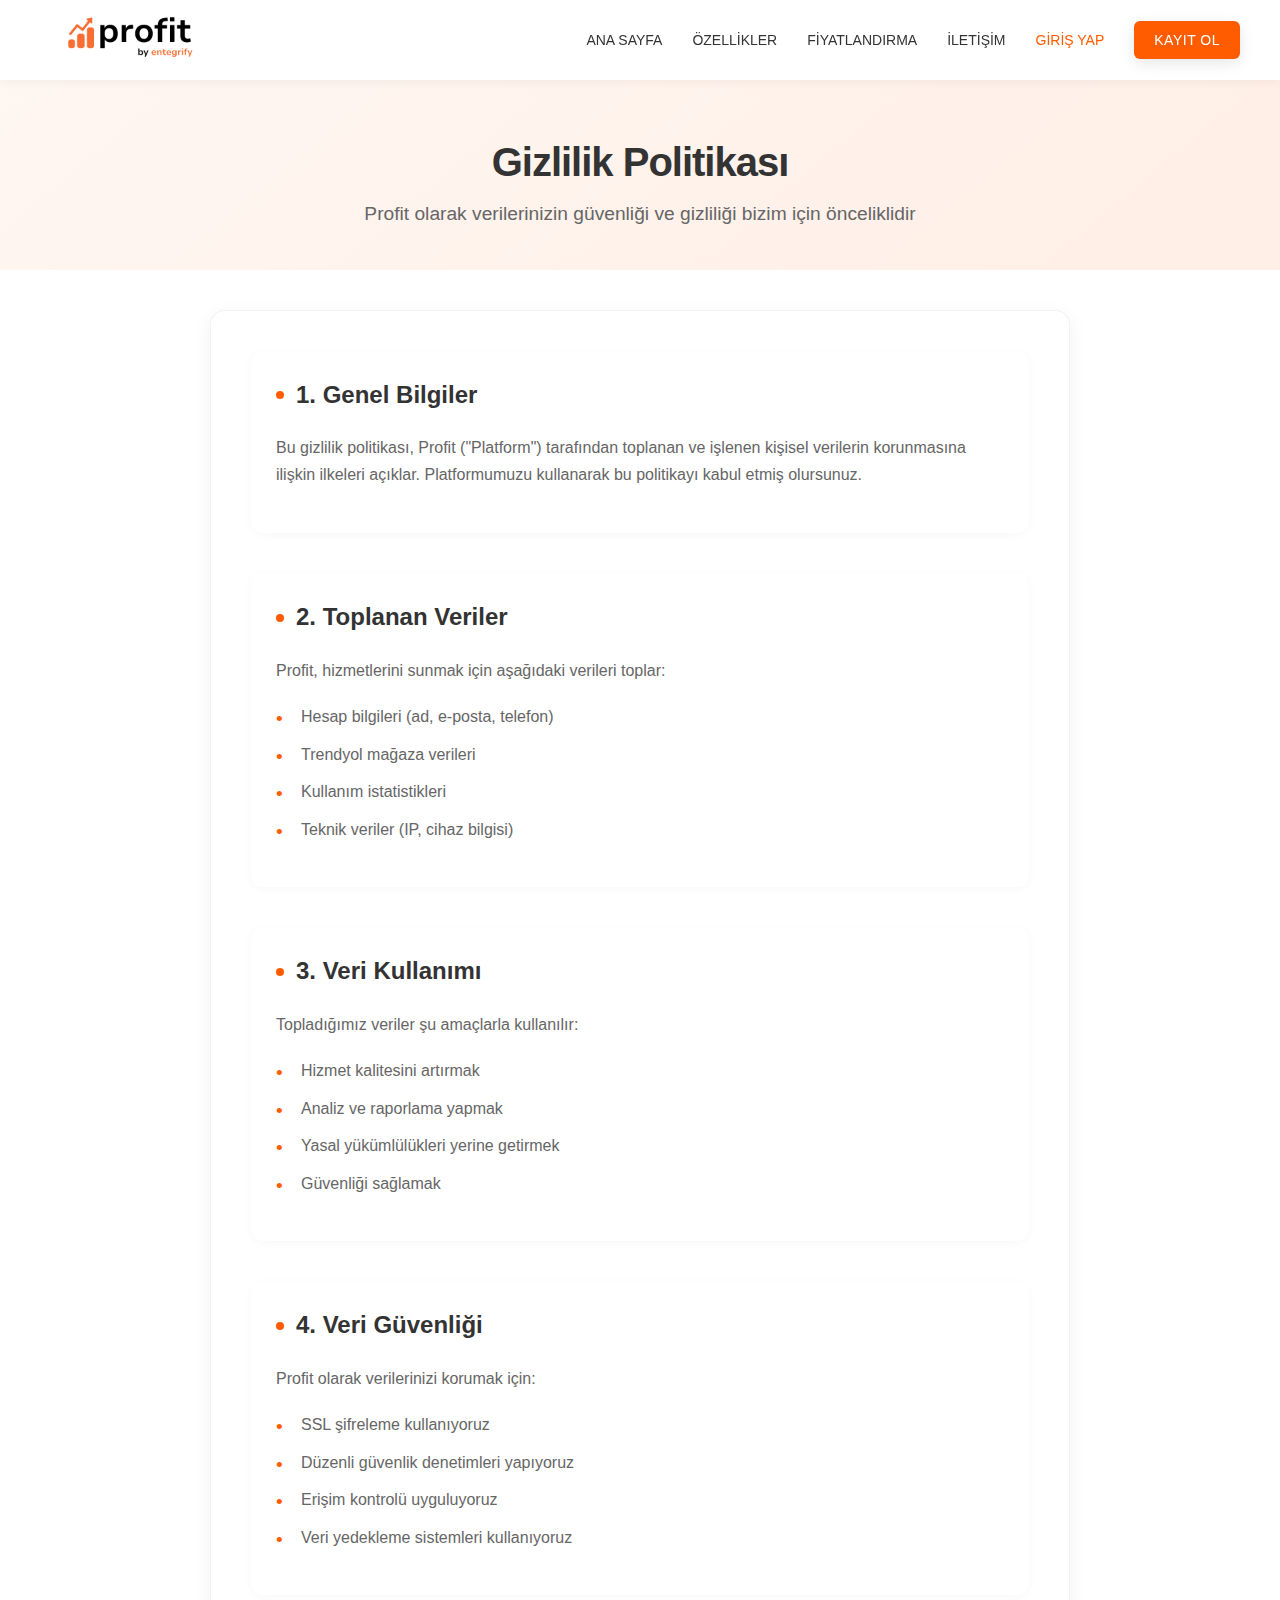
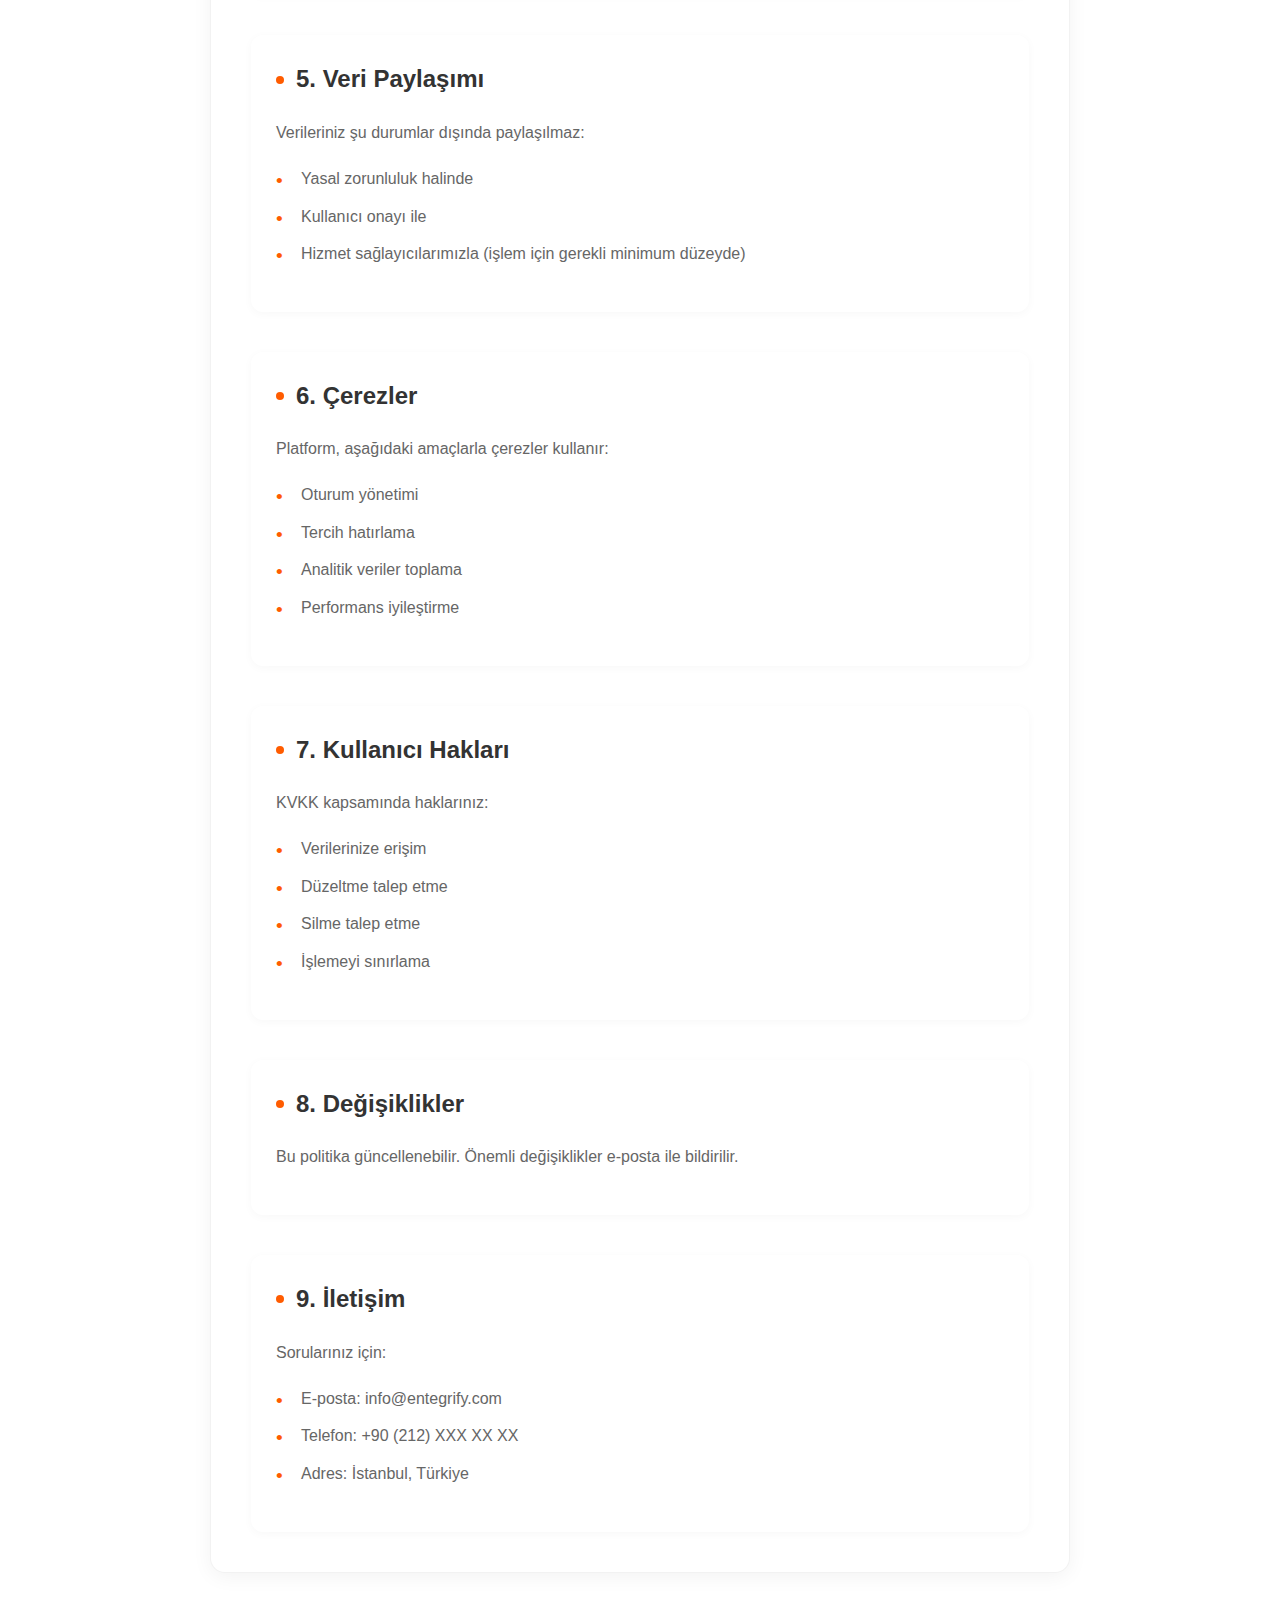
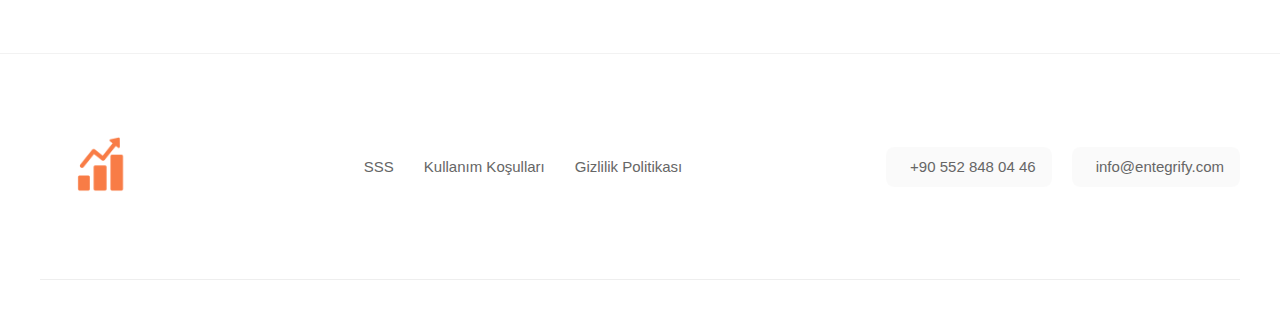
<file: gizlilik-politikasi.html>
<!DOCTYPE html>
<html lang="tr">
<head>
    <meta charset="UTF-8">
    <meta name="viewport" content="width=device-width, initial-scale=1.0">
    
    <!-- Security Headers -->
    <meta http-equiv="X-Content-Type-Options" content="nosniff">
    <meta http-equiv="X-Frame-Options" content="SAMEORIGIN">
    <meta http-equiv="Strict-Transport-Security" content="max-age=31536000; includeSubDomains">
    <meta http-equiv="Content-Security-Policy" content="default-src 'self' https: data: 'unsafe-inline' 'unsafe-eval';">

    <title>Gizlilik Politikası | Profit</title>
    <meta name="description" content="Profit gizlilik politikası. Verilerinizin nasıl toplandığı, işlendiği ve korunduğu hakkında bilgi.">
    <meta name="keywords" content="profit gizlilik politikası, profit veri güvenliği, trendyol analiz gizlilik">
    <meta name="robots" content="index, follow">
    <meta name="author" content="Profit">

    <!-- Favicon and App Icons -->
    <link rel="icon" type="image/png" href="assets/logo1.png">
    <link rel="apple-touch-icon" href="assets/logo1.png">
    
    <!-- Stylesheets from CDN -->
    <link rel="stylesheet" href="https://cdnjs.cloudflare.com/ajax/libs/font-awesome/6.0.0/css/all.min.css">
    <link href="https://fonts.googleapis.com/css2?family=Inter:wght@400;500;600;700&display=swap" rel="stylesheet">
    <link href="https://fonts.googleapis.com/css2?family=Poppins:wght@400;500;600;700;800&display=swap" rel="stylesheet">
    <link rel="stylesheet" href="styles.css">
</head>
<body>
    <header>
        <nav aria-label="Ana Menü">
            <div class="nav-container">
                <div class="logo">
                    <a href="/" aria-label="Ana Sayfa">
                        <img src="assets/logo.png" alt="Profit Logo" width="180" height="auto">
                    </a>
                </div>
                <button class="mobile-menu-btn" aria-label="Menüyü Aç/Kapat">
                    <span></span>
                    <span></span>
                    <span></span>
                </button>
                <div class="nav-links">
                    <a href="index.html" class="nav-link">ANA SAYFA</a>
                    <a href="index.html#how-it-works" class="nav-link">ÖZELLİKLER</a>
                    <a href="index.html#pricing" class="nav-link">FİYATLANDIRMA</a>
                    <a href="#" class="nav-link">İLETİŞİM</a>
                    <a href="https://profit.entegrify.com/login" class="nav-link highlight">GİRİŞ YAP</a>
                    <a href="https://profit.entegrify.com/login" class="nav-link btn-primary">KAYIT OL</a>
                </div>
            </div>
        </nav>
    </header>

    <main>
        <section class="page-hero">
            <div class="hero-content">
                <h1>Gizlilik Politikası</h1>
                <p>Profit olarak verilerinizin güvenliği ve gizliliği bizim için önceliklidir</p>
            </div>
        </section>

        <section class="privacy-section">
            <div class="section-header">
                <h1>Gizlilik Politikası</h1>
                <p class="section-description">Profit olarak verilerinizin güvenliği ve gizliliği bizim için önceliklidir</p>
            </div>

            <div class="privacy-container">
                <div class="privacy-content">
                    <div class="privacy-block">
                        <h2>1. Genel Bilgiler</h2>
                        <p>
                            Bu gizlilik politikası, Profit ("Platform") tarafından toplanan ve işlenen kişisel verilerin 
                            korunmasına ilişkin ilkeleri açıklar. Platformumuzu kullanarak bu politikayı kabul etmiş olursunuz.
                        </p>
                    </div>

                    <div class="privacy-block">
                        <h2>2. Toplanan Veriler</h2>
                        <p>
                            Profit, hizmetlerini sunmak için aşağıdaki verileri toplar:
                        </p>
                        <ul>
                            <li>Hesap bilgileri (ad, e-posta, telefon)</li>
                            <li>Trendyol mağaza verileri</li>
                            <li>Kullanım istatistikleri</li>
                            <li>Teknik veriler (IP, cihaz bilgisi)</li>
                        </ul>
                    </div>

                    <div class="privacy-block">
                        <h2>3. Veri Kullanımı</h2>
                        <p>
                            Topladığımız veriler şu amaçlarla kullanılır:
                        </p>
                        <ul>
                            <li>Hizmet kalitesini artırmak</li>
                            <li>Analiz ve raporlama yapmak</li>
                            <li>Yasal yükümlülükleri yerine getirmek</li>
                            <li>Güvenliği sağlamak</li>
                        </ul>
                    </div>

                    <div class="privacy-block">
                        <h2>4. Veri Güvenliği</h2>
                        <p>
                            Profit olarak verilerinizi korumak için:
                        </p>
                        <ul>
                            <li>SSL şifreleme kullanıyoruz</li>
                            <li>Düzenli güvenlik denetimleri yapıyoruz</li>
                            <li>Erişim kontrolü uyguluyoruz</li>
                            <li>Veri yedekleme sistemleri kullanıyoruz</li>
                        </ul>
                    </div>

                    <div class="privacy-block">
                        <h2>5. Veri Paylaşımı</h2>
                        <p>
                            Verileriniz şu durumlar dışında paylaşılmaz:
                        </p>
                        <ul>
                            <li>Yasal zorunluluk halinde</li>
                            <li>Kullanıcı onayı ile</li>
                            <li>Hizmet sağlayıcılarımızla (işlem için gerekli minimum düzeyde)</li>
                        </ul>
                    </div>

                    <div class="privacy-block">
                        <h2>6. Çerezler</h2>
                        <p>
                            Platform, aşağıdaki amaçlarla çerezler kullanır:
                        </p>
                        <ul>
                            <li>Oturum yönetimi</li>
                            <li>Tercih hatırlama</li>
                            <li>Analitik veriler toplama</li>
                            <li>Performans iyileştirme</li>
                        </ul>
                    </div>

                    <div class="privacy-block">
                        <h2>7. Kullanıcı Hakları</h2>
                        <p>
                            KVKK kapsamında haklarınız:
                        </p>
                        <ul>
                            <li>Verilerinize erişim</li>
                            <li>Düzeltme talep etme</li>
                            <li>Silme talep etme</li>
                            <li>İşlemeyi sınırlama</li>
                        </ul>
                    </div>

                    <div class="privacy-block">
                        <h2>8. Değişiklikler</h2>
                        <p>
                            Bu politika güncellenebilir. Önemli değişiklikler e-posta ile bildirilir.
                        </p>
                    </div>

                    <div class="privacy-block">
                        <h2>9. İletişim</h2>
                        <p>
                            Sorularınız için:
                        </p>
                        <ul>
                            <li>E-posta: info@entegrify.com</li>
                            <li>Telefon: +90 (212) XXX XX XX</li>
                            <li>Adres: İstanbul, Türkiye</li>
                        </ul>
                    </div>
                </div>
            </div>
        </section>
    </main>

    <footer class="modern-footer">
        <div class="footer-container">
            <div class="footer-content">
                <div class="footer-logo">
                    <img src="assets/logo1.png" alt="Profit" width="120">
                </div>
                <div class="footer-links">
                    <a href="sss.html" class="footer-link">SSS</a>
                    <a href="kullanim-kosullari.html" class="footer-link">Kullanım Koşulları</a>
                    <a href="gizlilik-politikasi.html" class="footer-link">Gizlilik Politikası</a>
                </div>
                <div class="footer-contact">
                    <a href="tel:+905528480446" class="contact-item">
                        <i class="fas fa-phone"></i>
                        <span>+90 552 848 04 46</span>
                    </a>
                    <a href="mailto:info@entegrify.com" class="contact-item">
                        <i class="fas fa-envelope"></i>
                        <span>info@entegrify.com</span>
                    </a>
                </div>
            </div>
        </div>
    </footer>

    <style>
        /* Ana container için genel stil */
        .container {
            max-width: 1200px;
            margin: 0 auto;
            padding: 0 20px;
        }

        /* Logo ve Navbar düzenlemesi */
        .logo {
            display: flex;
            align-items: center;
        }

        .logo img {
            width: 180px;
            height: auto;
            object-fit: contain;
        }

        nav {
            display: flex;
            justify-content: center;
            align-items: center;
            padding: 15px 40px;
            background: #fff;
            box-shadow: 0 2px 10px rgba(0, 0, 0, 0.05);
            position: fixed;
            top: 0;
            left: 0;
            right: 0;
            z-index: 1000;
        }

        .nav-container {
            display: flex;
            justify-content: space-between;
            align-items: center;
            width: 100%;
            max-width: 1200px;
            margin: 0 auto;
        }

        .nav-links {
            display: flex;
            align-items: center;
            gap: 30px;
        }

        .nav-link {
            color: #333;
            text-decoration: none;
            font-weight: 500;
            font-size: 14px;
            transition: color 0.3s ease;
        }

        .nav-link:hover {
            color: #FF5C00;
        }

        .nav-link.highlight {
            color: #FF5C00;
        }

        .nav-link.btn-primary {
            background: #FF5C00;
            color: white;
            padding: 8px 20px;
            border-radius: 6px;
            transition: background-color 0.3s ease;
        }

        .nav-link.btn-primary:hover {
            background-color: #e65200;
            color: white;
        }

        /* Page Hero Section */
        .page-hero {
            background: linear-gradient(140deg, rgba(255, 92, 0, 0.05), rgba(255, 92, 0, 0.1));
            padding: 80px 20px 40px;
            text-align: center;
            margin-top: 60px;
            margin-bottom: 0;
        }

        .page-hero .hero-content {
            max-width: 800px;
            margin: 0 auto;
        }

        .page-hero h1 {
            font-size: 2.5rem;
            color: #333;
            margin-bottom: 15px;
            font-weight: 700;
        }

        .page-hero p {
            color: #666;
            font-size: 1.2rem;
            line-height: 1.6;
        }

        /* Privacy Section Styles */
        .privacy-section {
            max-width: 900px;
            margin: 40px auto 80px;
            padding: 0 20px;
        }

        .section-header {
            text-align: center;
            margin-bottom: 30px;
            display: none; /* İkinci başlığı gizle */
        }

        .section-description {
            color: #666;
            font-size: 1.2rem;
            line-height: 1.6;
            max-width: 700px;
            margin: 0 auto;
        }

        .privacy-container {
            background: white;
            border-radius: 15px;
            box-shadow: 0 4px 20px rgba(0, 0, 0, 0.05);
            overflow: hidden;
            border: 1px solid rgba(0, 0, 0, 0.05);
            margin-top: 0;
        }

        .privacy-content {
            padding: 40px;
        }

        .privacy-block {
            margin-bottom: 40px;
            padding: 25px;
            background: #fff;
            border-radius: 12px;
            box-shadow: 0 2px 10px rgba(0, 0, 0, 0.03);
        }

        .privacy-block:last-child {
            margin-bottom: 0;
        }

        .privacy-block h2 {
            font-size: 1.5rem;
            color: #333;
            margin-bottom: 20px;
            font-weight: 600;
            position: relative;
            padding-left: 20px;
        }

        .privacy-block h2::before {
            content: '';
            position: absolute;
            left: 0;
            top: 50%;
            transform: translateY(-50%);
            width: 8px;
            height: 8px;
            background: #FF5C00;
            border-radius: 50%;
        }

        .privacy-block p {
            color: #666;
            line-height: 1.7;
            margin-bottom: 20px;
            font-size: 1rem;
        }

        .privacy-block ul {
            list-style: none;
            padding: 0;
            margin: 0 0 20px 0;
        }

        .privacy-block li {
            position: relative;
            padding-left: 25px;
            margin-bottom: 12px;
            color: #666;
            line-height: 1.6;
        }

        .privacy-block li::before {
            content: '•';
            position: absolute;
            left: 0;
            color: #FF5C00;
            font-size: 1.2em;
        }

        /* Footer Styles */
        .modern-footer {
            background: #fff;
            padding: 50px 20px;
            border-top: 1px solid rgba(0, 0, 0, 0.05);
            margin-top: 80px;
        }

        .footer-container {
            max-width: 1200px;
            margin: 0 auto;
        }

        .footer-content {
            display: flex;
            align-items: center;
            justify-content: space-between;
            gap: 40px;
        }

        .footer-logo img {
            height: auto;
            opacity: 0.9;
            transition: opacity 0.3s ease;
        }

        .footer-logo img:hover {
            opacity: 1;
        }

        .footer-links {
            display: flex;
            gap: 30px;
        }

        .footer-link {
            color: #666;
            text-decoration: none;
            font-size: 15px;
            font-weight: 500;
            transition: all 0.3s ease;
            position: relative;
        }

        .footer-link::after {
            content: '';
            position: absolute;
            bottom: -4px;
            left: 0;
            width: 0;
            height: 2px;
            background: #FF5C00;
            transition: width 0.3s ease;
        }

        .footer-link:hover {
            color: #FF5C00;
        }

        .footer-link:hover::after {
            width: 100%;
        }

        .footer-contact {
            display: flex;
            gap: 20px;
        }

        .contact-item {
            display: flex;
            align-items: center;
            gap: 8px;
            color: #666;
            text-decoration: none;
            font-size: 15px;
            transition: all 0.3s ease;
            padding: 8px 16px;
            border-radius: 8px;
            background: rgba(0, 0, 0, 0.02);
        }

        .contact-item:hover {
            color: #FF5C00;
            background: rgba(255, 92, 0, 0.05);
            transform: translateY(-2px);
        }

        .contact-item i {
            font-size: 16px;
        }

        /* Mobile Menu Styles */
        .mobile-menu-btn {
            display: none;
            width: 25px;
            height: 25px;
            position: relative;
            cursor: pointer;
            z-index: 1000;
        }

        .mobile-menu-btn span {
            position: absolute;
            width: 100%;
            height: 2px;
            background-color: #000;
            transition: all 0.3s ease;
        }

        .mobile-menu-btn span:nth-child(1) {
            top: 5px;
        }

        .mobile-menu-btn span:nth-child(2) {
            top: 12px;
        }

        .mobile-menu-btn span:nth-child(3) {
            top: 19px;
        }

        .mobile-menu-btn.active span:nth-child(1) {
            transform: rotate(45deg);
            top: 12px;
        }

        .mobile-menu-btn.active span:nth-child(2) {
            opacity: 0;
        }

        .mobile-menu-btn.active span:nth-child(3) {
            transform: rotate(-45deg);
            top: 12px;
        }

        /* Responsive Styles */
        @media (max-width: 768px) {
            nav {
                padding: 10px 20px;
            }

            .mobile-menu-btn {
                display: block;
                margin-right: 10px;
            }

            .nav-links {
                display: none;
                position: fixed;
                top: 60px;
                right: 0;
                width: 200px;
                height: auto;
                max-height: calc(100vh - 60px);
                background: #fff;
                flex-direction: column;
                padding: 10px;
                box-shadow: -2px 2px 10px rgba(0,0,0,0.1);
                z-index: 999;
                overflow-y: auto;
                border-radius: 0 0 0 10px;
            }

            .nav-links.active {
                display: flex;
            }

            .nav-links .nav-link {
                width: 100%;
                text-align: left;
                padding: 10px 15px;
                font-size: 14px;
                font-weight: 500;
                color: #333;
                transition: all 0.2s ease;
                border-radius: 5px;
            }

            .nav-links .nav-link:hover {
                background-color: #f5f5f5;
            }

            .nav-links .nav-link.highlight {
                background-color: #f8f9fa;
                margin: 5px 0;
            }

            .nav-links .nav-link.btn-primary {
                background-color: #FF5C00;
                color: white;
                margin: 5px 0;
                text-align: center;
            }

            .nav-links .nav-link.btn-primary:hover {
                background-color: #e65200;
            }

            .page-hero {
                padding: 60px 20px 30px;
                margin-top: 50px;
            }

            .privacy-section {
                margin: 30px auto 40px;
            }

            .section-header h1 {
                font-size: 2rem;
            }

            .privacy-content {
                padding: 20px;
            }

            .privacy-block {
                padding: 20px;
                margin-bottom: 20px;
            }

            .privacy-block h2 {
                font-size: 1.3rem;
            }

            .footer-content {
                flex-direction: column;
                text-align: center;
                gap: 30px;
            }

            .footer-links {
                flex-direction: column;
                gap: 20px;
            }

            .footer-contact {
                flex-direction: column;
                gap: 15px;
            }

            .contact-item {
                justify-content: center;
            }
        }
    </style>

    <script>
        // Mobile Menu
        document.addEventListener('DOMContentLoaded', function() {
            const mobileMenuBtn = document.querySelector('.mobile-menu-btn');
            const navLinks = document.querySelector('.nav-links');
            
            if (mobileMenuBtn && navLinks) {
                mobileMenuBtn.addEventListener('click', function() {
                    mobileMenuBtn.classList.toggle('active');
                    navLinks.classList.toggle('active');
                });
            }
        });
    </script>
</body>
</html>
</file>
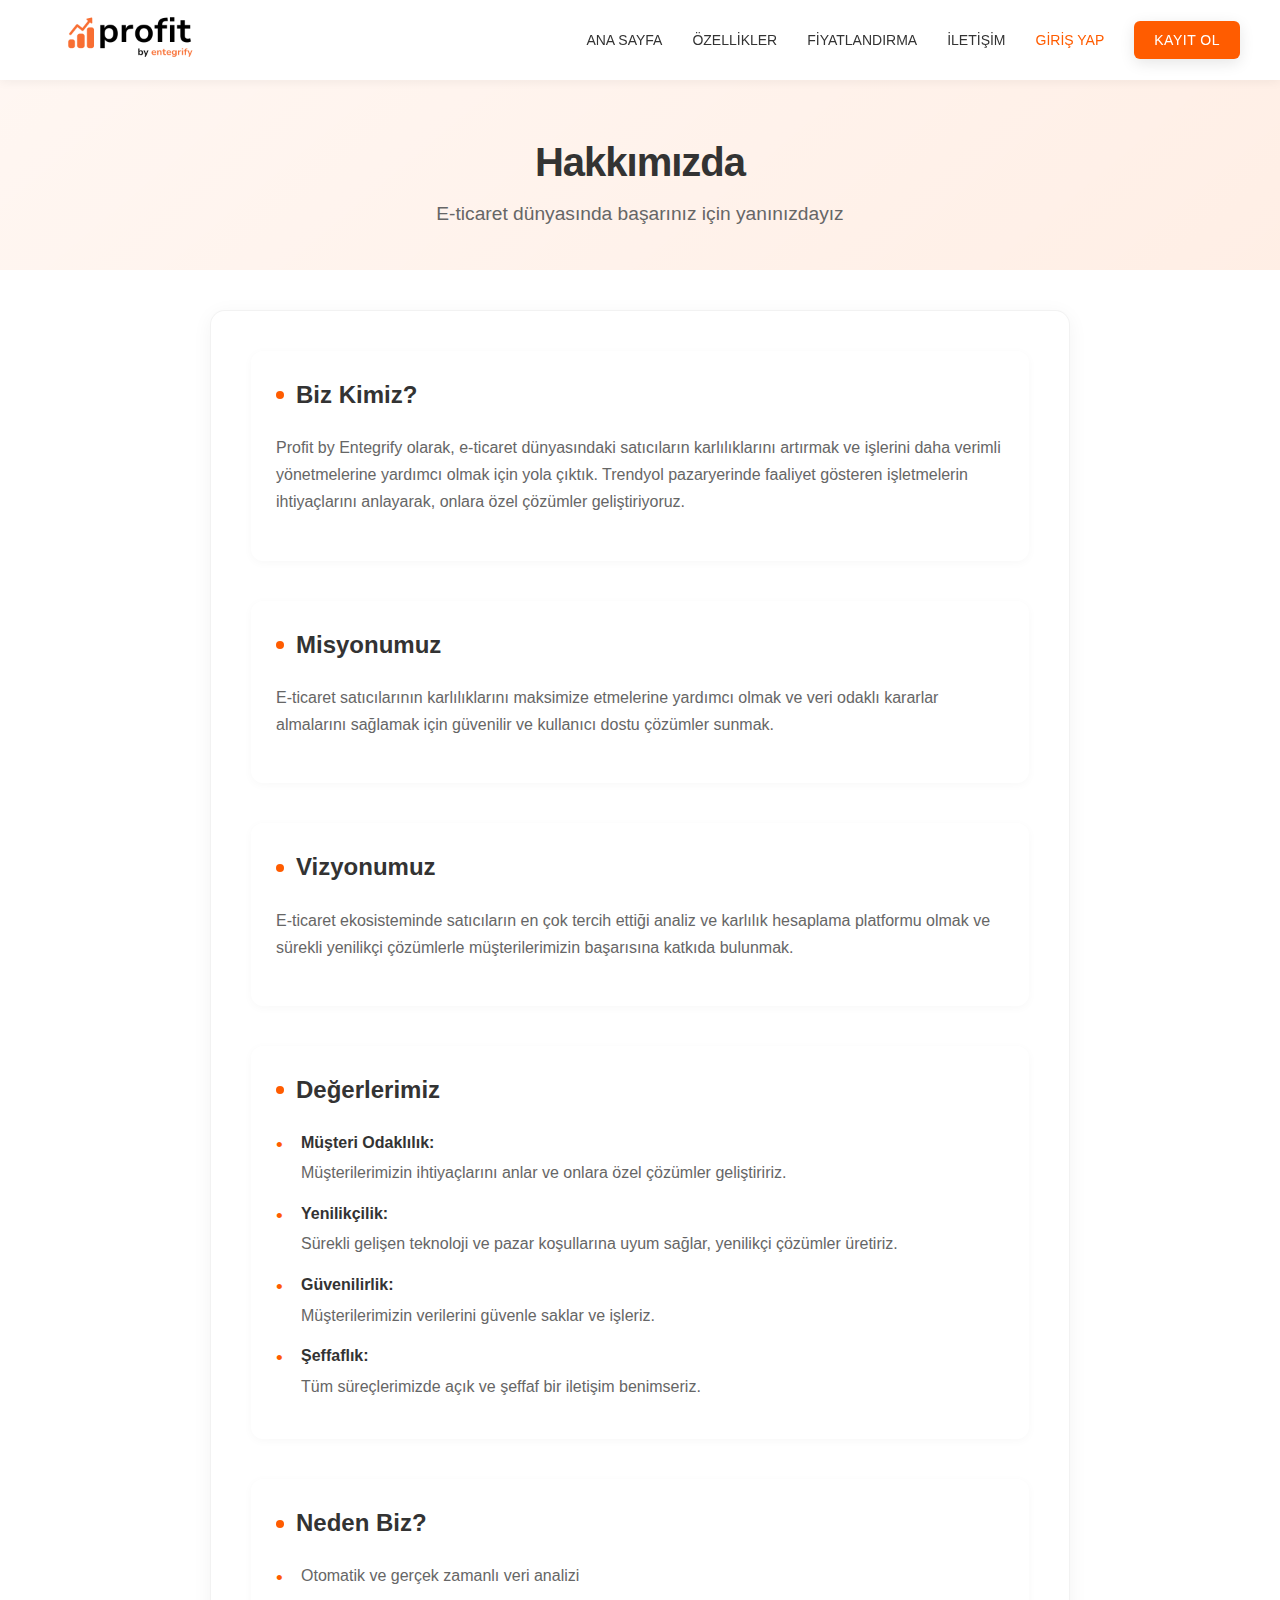
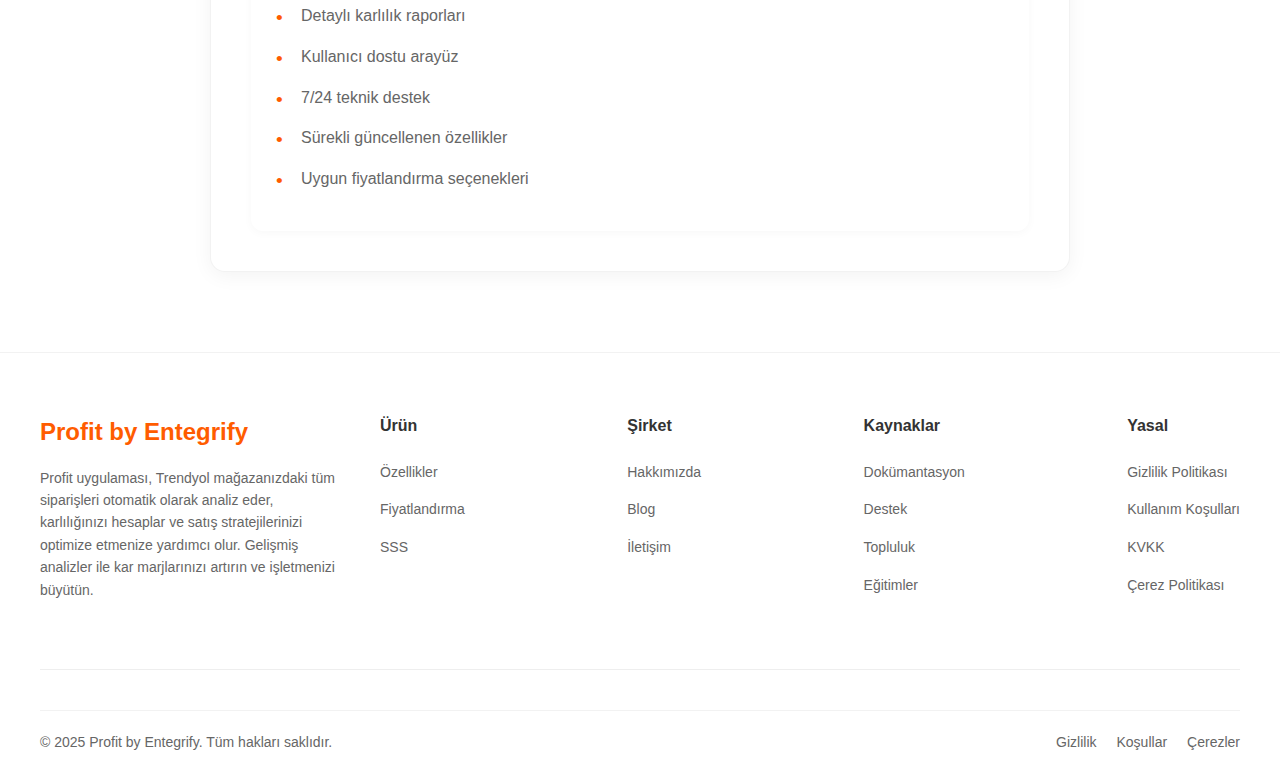
<file: hakkimizda.html>
<!DOCTYPE html>
<html lang="tr">
<head>
    <meta charset="UTF-8">
    <meta name="viewport" content="width=device-width, initial-scale=1.0">
    
    <!-- Security Headers -->
    <meta http-equiv="X-Content-Type-Options" content="nosniff">
    <meta http-equiv="X-Frame-Options" content="SAMEORIGIN">
    <meta http-equiv="Strict-Transport-Security" content="max-age=31536000; includeSubDomains">
    <meta http-equiv="Content-Security-Policy" content="default-src 'self' https: data: 'unsafe-inline' 'unsafe-eval';">

    <title>Hakkımızda | Profit by Entegrify</title>
    <meta name="description" content="Profit by Entegrify hakkında detaylı bilgi. E-ticaret analiz ve karlılık hesaplama platformumuz hakkında bilgi edinin.">
    <meta name="keywords" content="profit hakkında, profit by entegrify, e-ticaret analizi, trendyol analiz">
    <meta name="robots" content="index, follow">
    <meta name="author" content="Profit by Entegrify">

    <!-- Favicon and App Icons -->
    <link rel="icon" type="image/png" href="assets/logo1.png">
    <link rel="apple-touch-icon" href="assets/logo1.png">
    
    <!-- Stylesheets from CDN -->
    <link rel="stylesheet" href="https://cdnjs.cloudflare.com/ajax/libs/font-awesome/6.0.0/css/all.min.css">
    <link href="https://fonts.googleapis.com/css2?family=Inter:wght@400;500;600;700&display=swap" rel="stylesheet">
    <link href="https://fonts.googleapis.com/css2?family=Poppins:wght@400;500;600;700;800&display=swap" rel="stylesheet">
    <link rel="stylesheet" href="styles.css">

    <!-- Hotjar Tracking Code -->
    <script>
        (function(h,o,t,j,a,r){
            h.hj=h.hj||function(){(h.hj.q=h.hj.q||[]).push(arguments)};
            h._hjSettings={hjid:1234567,hjsv:6};
            a=o.getElementsByTagName('head')[0];
            r=o.createElement('script');r.async=1;
            r.src=t+h._hjSettings.hjid+j+h._hjSettings.hjsv;
            a.appendChild(r);
        })(window,document,'https://static.hotjar.com/c/hotjar-','.js?sv=');
    </script>

    <!-- Manifest -->
    <link rel="manifest" href="manifest.json">
    <meta name="theme-color" content="#FF5C00">
    <meta name="apple-mobile-web-app-capable" content="yes">
    <meta name="apple-mobile-web-app-status-bar-style" content="black">
    <meta name="apple-mobile-web-app-title" content="Profit">
    <link rel="apple-touch-icon" href="assets/logo1.png">

    <!-- Service Worker Registration -->
    <script>
        if ('serviceWorker' in navigator) {
            window.addEventListener('load', () => {
                navigator.serviceWorker.register('/sw.js')
                    .then(registration => {
                        console.log('ServiceWorker registration successful');
                    })
                    .catch(err => {
                        console.log('ServiceWorker registration failed: ', err);
                    });
            });
        }
    </script>
</head>
<body>
    <header>
        <nav aria-label="Ana Menü">
            <div class="nav-container">
                <div class="logo">
                    <a href="index.html" aria-label="Ana Sayfa">
                        <img src="assets/logo.png" alt="Profit Logo" width="180" height="auto">
                    </a>
                </div>
                <button class="mobile-menu-btn" aria-label="Menüyü Aç/Kapat">
                    <span></span>
                    <span></span>
                    <span></span>
                </button>
                <div class="nav-links">
                    <a href="index.html" class="nav-link">ANA SAYFA</a>
                    <a href="index.html#how-it-works" class="nav-link">ÖZELLİKLER</a>
                    <a href="index.html#pricing" class="nav-link">FİYATLANDIRMA</a>
                    <a href="https://wa.me/905528480446" class="nav-link">İLETİŞİM</a>
                    <a href="https://profit.entegrify.com/login" class="nav-link highlight">GİRİŞ YAP</a>
                    <a href="https://profit.entegrify.com/login" class="nav-link btn-primary">KAYIT OL</a>
                </div>
            </div>
        </nav>
    </header>

    <main>
        <section class="page-hero">
            <div class="hero-content">
                <h1>Hakkımızda</h1>
                <p>E-ticaret dünyasında başarınız için yanınızdayız</p>
            </div>
        </section>

        <section class="about-section">
            <div class="about-container">
                <div class="about-content">
                    <div class="about-block">
                        <h2>Biz Kimiz?</h2>
                        <p>
                            Profit by Entegrify olarak, e-ticaret dünyasındaki satıcıların karlılıklarını artırmak ve işlerini daha verimli yönetmelerine yardımcı olmak için yola çıktık. Trendyol pazaryerinde faaliyet gösteren işletmelerin ihtiyaçlarını anlayarak, onlara özel çözümler geliştiriyoruz.
                        </p>
                    </div>

                    <div class="about-block">
                        <h2>Misyonumuz</h2>
                        <p>
                            E-ticaret satıcılarının karlılıklarını maksimize etmelerine yardımcı olmak ve veri odaklı kararlar almalarını sağlamak için güvenilir ve kullanıcı dostu çözümler sunmak.
                        </p>
                    </div>

                    <div class="about-block">
                        <h2>Vizyonumuz</h2>
                        <p>
                            E-ticaret ekosisteminde satıcıların en çok tercih ettiği analiz ve karlılık hesaplama platformu olmak ve sürekli yenilikçi çözümlerle müşterilerimizin başarısına katkıda bulunmak.
                        </p>
                    </div>

                    <div class="about-block">
                        <h2>Değerlerimiz</h2>
                        <ul>
                            <li>
                                <strong>Müşteri Odaklılık:</strong> Müşterilerimizin ihtiyaçlarını anlar ve onlara özel çözümler geliştiririz.
                            </li>
                            <li>
                                <strong>Yenilikçilik:</strong> Sürekli gelişen teknoloji ve pazar koşullarına uyum sağlar, yenilikçi çözümler üretiriz.
                            </li>
                            <li>
                                <strong>Güvenilirlik:</strong> Müşterilerimizin verilerini güvenle saklar ve işleriz.
                            </li>
                            <li>
                                <strong>Şeffaflık:</strong> Tüm süreçlerimizde açık ve şeffaf bir iletişim benimseriz.
                            </li>
                        </ul>
                    </div>

                    <div class="about-block">
                        <h2>Neden Biz?</h2>
                        <ul>
                            <li>Otomatik ve gerçek zamanlı veri analizi</li>
                            <li>Detaylı karlılık raporları</li>
                            <li>Kullanıcı dostu arayüz</li>
                            <li>7/24 teknik destek</li>
                            <li>Sürekli güncellenen özellikler</li>
                            <li>Uygun fiyatlandırma seçenekleri</li>
                        </ul>
                    </div>
                </div>
            </div>
        </section>
    </main>

    <footer class="modern-footer">
        <div class="footer-container">
            <div class="footer-content">
                <div class="footer-brand">
                    <h3>Profit by Entegrify</h3>
                    <p>Profit uygulaması, Trendyol mağazanızdaki tüm siparişleri otomatik olarak analiz eder, karlılığınızı hesaplar ve satış stratejilerinizi optimize etmenize yardımcı olur. Gelişmiş analizler ile kar marjlarınızı artırın ve işletmenizi büyütün.</p>
                    <div class="social-links">
                        <a href="#" aria-label="Facebook"><i class="fab fa-facebook-f"></i></a>
                        <a href="#" aria-label="Twitter"><i class="fab fa-twitter"></i></a>
                        <a href="#" aria-label="Instagram"><i class="fab fa-instagram"></i></a>
                        <a href="#" aria-label="LinkedIn"><i class="fab fa-linkedin-in"></i></a>
                    </div>
                </div>
                <div class="footer-links-container">
                    <div class="footer-links-column">
                        <h4>Ürün</h4>
                        <ul>
                            <li><a href="index.html#how-it-works">Özellikler</a></li>
                            <li><a href="index.html#pricing">Fiyatlandırma</a></li>
                            <li><a href="sss.html">SSS</a></li>
                        </ul>
                    </div>
                    <div class="footer-links-column">
                        <h4>Şirket</h4>
                        <ul>
                            <li><a href="hakkimizda.html">Hakkımızda</a></li>
                            <li><a href="blog.html">Blog</a></li>
                            <li><a href="https://wa.me/905528480446">İletişim</a></li>
                        </ul>
                    </div>
                    <div class="footer-links-column">
                        <h4>Kaynaklar</h4>
                        <ul>
                            <li><a href="docs/dokumantasyon.html">Dokümantasyon</a></li>
                            <li><a href="https://wa.me/905528480446">Destek</a></li>
                            <li><a href="https://discord.gg/profit">Topluluk</a></li>
                            <li><a href="docs/egitimler.html">Eğitimler</a></li>
                        </ul>
                    </div>
                    <div class="footer-links-column">
                        <h4>Yasal</h4>
                        <ul>
                            <li><a href="gizlilik-politikasi.html">Gizlilik Politikası</a></li>
                            <li><a href="kullanim-kosullari.html">Kullanım Koşulları</a></li>
                            <li><a href="gizlilik-politikasi.html">KVKK</a></li>
                            <li><a href="gizlilik-politikasi.html#cerez-politikasi">Çerez Politikası</a></li>
                        </ul>
                    </div>
                </div>
            </div>
            <div class="footer-bottom">
                <p>© 2025 Profit by Entegrify. Tüm hakları saklıdır.</p>
                <div class="footer-bottom-links">
                    <a href="gizlilik-politikasi.html">Gizlilik</a>
                    <a href="kullanim-kosullari.html">Koşullar</a>
                    <a href="gizlilik-politikasi.html#cerez-politikasi">Çerezler</a>
                </div>
            </div>
        </div>
    </footer>

    <style>
        /* Ana container için genel stil */
        .container {
            max-width: 1200px;
            margin: 0 auto;
            padding: 0 20px;
        }

        /* Logo ve Navbar düzenlemesi */
        .logo {
            display: flex;
            align-items: center;
        }

        .logo img {
            width: 180px;
            height: auto;
            object-fit: contain;
        }

        nav {
            display: flex;
            justify-content: center;
            align-items: center;
            padding: 15px 40px;
            background: #fff;
            box-shadow: 0 2px 10px rgba(0, 0, 0, 0.05);
            position: fixed;
            top: 0;
            left: 0;
            right: 0;
            z-index: 1000;
        }

        .nav-container {
            display: flex;
            justify-content: space-between;
            align-items: center;
            width: 100%;
            max-width: 1200px;
            margin: 0 auto;
        }

        .nav-links {
            display: flex;
            align-items: center;
            gap: 30px;
        }

        .nav-link {
            color: #333;
            text-decoration: none;
            font-weight: 500;
            font-size: 14px;
            transition: color 0.3s ease;
        }

        .nav-link:hover {
            color: #FF5C00;
        }

        .nav-link.highlight {
            color: #FF5C00;
        }

        .nav-link.btn-primary {
            background: #FF5C00;
            color: white;
            padding: 8px 20px;
            border-radius: 6px;
            transition: background-color 0.3s ease;
        }

        .nav-link.btn-primary:hover {
            background-color: #e65200;
            color: white;
        }

        /* Page Hero Section */
        .page-hero {
            background: linear-gradient(140deg, rgba(255, 92, 0, 0.05), rgba(255, 92, 0, 0.1));
            padding: 80px 20px 40px;
            text-align: center;
            margin-top: 60px;
            margin-bottom: 0;
        }

        .page-hero .hero-content {
            max-width: 800px;
            margin: 0 auto;
        }

        .page-hero h1 {
            font-size: 2.5rem;
            color: #333;
            margin-bottom: 15px;
            font-weight: 700;
        }

        .page-hero p {
            color: #666;
            font-size: 1.2rem;
            line-height: 1.6;
        }

        /* Footer Styles */
        .modern-footer {
            background: #fff;
            padding: 60px 20px 20px;
            border-top: 1px solid rgba(0, 0, 0, 0.05);
        }

        .footer-container {
            max-width: 1200px;
            margin: 0 auto;
        }

        .footer-content {
            display: flex;
            justify-content: space-between;
            gap: 40px;
            margin-bottom: 40px;
        }

        .footer-brand {
            flex: 0 0 300px;
        }

        .footer-brand h3 {
            color: #FF5C00;
            font-size: 24px;
            margin-bottom: 15px;
        }

        .footer-brand p {
            color: #666;
            font-size: 14px;
            line-height: 1.6;
            margin-bottom: 20px;
        }

        .social-links {
            display: flex;
            gap: 15px;
        }

        .social-links a {
            color: #666;
            transition: color 0.3s ease;
        }

        .social-links a:hover {
            color: #FF5C00;
        }

        .footer-links-container {
            flex: 1;
            display: flex;
            justify-content: space-between;
            gap: 20px;
        }

        .footer-links-column h4 {
            color: #333;
            font-size: 16px;
            margin-bottom: 20px;
            font-weight: 600;
        }

        .footer-links-column ul {
            list-style: none;
            padding: 0;
            margin: 0;
        }

        .footer-links-column ul li {
            margin-bottom: 12px;
        }

        .footer-links-column ul li a {
            color: #666;
            text-decoration: none;
            font-size: 14px;
            transition: color 0.3s ease;
        }

        .footer-links-column ul li a:hover {
            color: #FF5C00;
        }

        .footer-bottom {
            display: flex;
            justify-content: space-between;
            align-items: center;
            padding-top: 20px;
            border-top: 1px solid rgba(0, 0, 0, 0.05);
        }

        .footer-bottom p {
            color: #666;
            font-size: 14px;
        }

        .footer-bottom-links {
            display: flex;
            gap: 20px;
        }

        .footer-bottom-links a {
            color: #666;
            text-decoration: none;
            font-size: 14px;
            transition: color 0.3s ease;
        }

        .footer-bottom-links a:hover {
            color: #FF5C00;
        }

        /* Mobile Menu Styles */
        .mobile-menu-btn {
            display: none;
            width: 25px;
            height: 25px;
            position: relative;
            cursor: pointer;
            z-index: 1000;
        }

        .mobile-menu-btn span {
            position: absolute;
            width: 100%;
            height: 2px;
            background-color: #000;
            transition: all 0.3s ease;
        }

        .mobile-menu-btn span:nth-child(1) {
            top: 5px;
        }

        .mobile-menu-btn span:nth-child(2) {
            top: 12px;
        }

        .mobile-menu-btn span:nth-child(3) {
            top: 19px;
        }

        .mobile-menu-btn.active span:nth-child(1) {
            transform: rotate(45deg);
            top: 12px;
        }

        .mobile-menu-btn.active span:nth-child(2) {
            opacity: 0;
        }

        .mobile-menu-btn.active span:nth-child(3) {
            transform: rotate(-45deg);
            top: 12px;
        }

        /* Responsive Styles */
        @media (max-width: 768px) {
            nav {
                padding: 10px 20px;
            }

            .mobile-menu-btn {
                display: block;
                margin-right: 10px;
            }

            .nav-links {
                display: none;
                position: fixed;
                top: 60px;
                right: 0;
                width: 200px;
                height: auto;
                max-height: calc(100vh - 60px);
                background: #fff;
                flex-direction: column;
                padding: 10px;
                box-shadow: -2px 2px 10px rgba(0,0,0,0.1);
                z-index: 999;
                overflow-y: auto;
                border-radius: 0 0 0 10px;
            }

            .nav-links.active {
                display: flex;
            }

            .nav-links .nav-link {
                width: 100%;
                text-align: left;
                padding: 10px 15px;
                font-size: 14px;
                font-weight: 500;
                color: #333;
                transition: all 0.2s ease;
                border-radius: 5px;
            }

            .nav-links .nav-link:hover {
                background-color: #f5f5f5;
            }

            .nav-links .nav-link.highlight {
                background-color: #f8f9fa;
                margin: 5px 0;
            }

            .nav-links .nav-link.btn-primary {
                background-color: #FF5C00;
                color: white;
                margin: 5px 0;
                text-align: center;
            }

            .nav-links .nav-link.btn-primary:hover {
                background-color: #e65200;
            }

            .page-hero {
                padding: 60px 20px 30px;
                margin-top: 50px;
            }

            .footer-content {
                flex-direction: column;
                text-align: center;
            }

            .footer-brand {
                flex: 0 0 auto;
                text-align: center;
            }

            .social-links {
                justify-content: center;
            }

            .footer-links-container {
                flex-wrap: wrap;
            }

            .footer-links-column {
                flex: 0 0 calc(50% - 10px);
                margin-bottom: 30px;
            }

            .footer-bottom {
                flex-direction: column;
                text-align: center;
                gap: 15px;
            }
        }

        /* About Page Styles */
        .about-section {
            max-width: 900px;
            margin: 40px auto 80px;
            padding: 0 20px;
        }

        .about-container {
            background: white;
            border-radius: 15px;
            box-shadow: 0 4px 20px rgba(0, 0, 0, 0.05);
            overflow: hidden;
            border: 1px solid rgba(0, 0, 0, 0.05);
        }

        .about-content {
            padding: 40px;
        }

        .about-block {
            margin-bottom: 40px;
            padding: 25px;
            background: #fff;
            border-radius: 12px;
            box-shadow: 0 2px 10px rgba(0, 0, 0, 0.03);
        }

        .about-block:last-child {
            margin-bottom: 0;
        }

        .about-block h2 {
            font-size: 1.5rem;
            color: #333;
            margin-bottom: 20px;
            font-weight: 600;
            position: relative;
            padding-left: 20px;
        }

        .about-block h2::before {
            content: '';
            position: absolute;
            left: 0;
            top: 50%;
            transform: translateY(-50%);
            width: 8px;
            height: 8px;
            background: #FF5C00;
            border-radius: 50%;
        }

        .about-block p {
            color: #666;
            line-height: 1.7;
            margin-bottom: 20px;
            font-size: 1rem;
        }

        .about-block ul {
            list-style: none;
            padding: 0;
            margin: 0;
        }

        .about-block li {
            position: relative;
            padding-left: 25px;
            margin-bottom: 15px;
            color: #666;
            line-height: 1.6;
        }

        .about-block li::before {
            content: '•';
            position: absolute;
            left: 0;
            color: #FF5C00;
            font-size: 1.2em;
        }

        .about-block li strong {
            color: #333;
            display: block;
            margin-bottom: 5px;
        }

        @media (max-width: 768px) {
            .about-section {
                margin: 30px auto 40px;
            }

            .about-content {
                padding: 20px;
            }

            .about-block {
                padding: 20px;
                margin-bottom: 20px;
            }

            .about-block h2 {
                font-size: 1.3rem;
            }
        }
    </style>

    <script>
        // Mobile Menu
        document.addEventListener('DOMContentLoaded', function() {
            const mobileMenuBtn = document.querySelector('.mobile-menu-btn');
            const navLinks = document.querySelector('.nav-links');
            
            if (mobileMenuBtn && navLinks) {
                mobileMenuBtn.addEventListener('click', function() {
                    mobileMenuBtn.classList.toggle('active');
                    navLinks.classList.toggle('active');
                });
            }
        });
    </script>
</body>
</html>
</file>
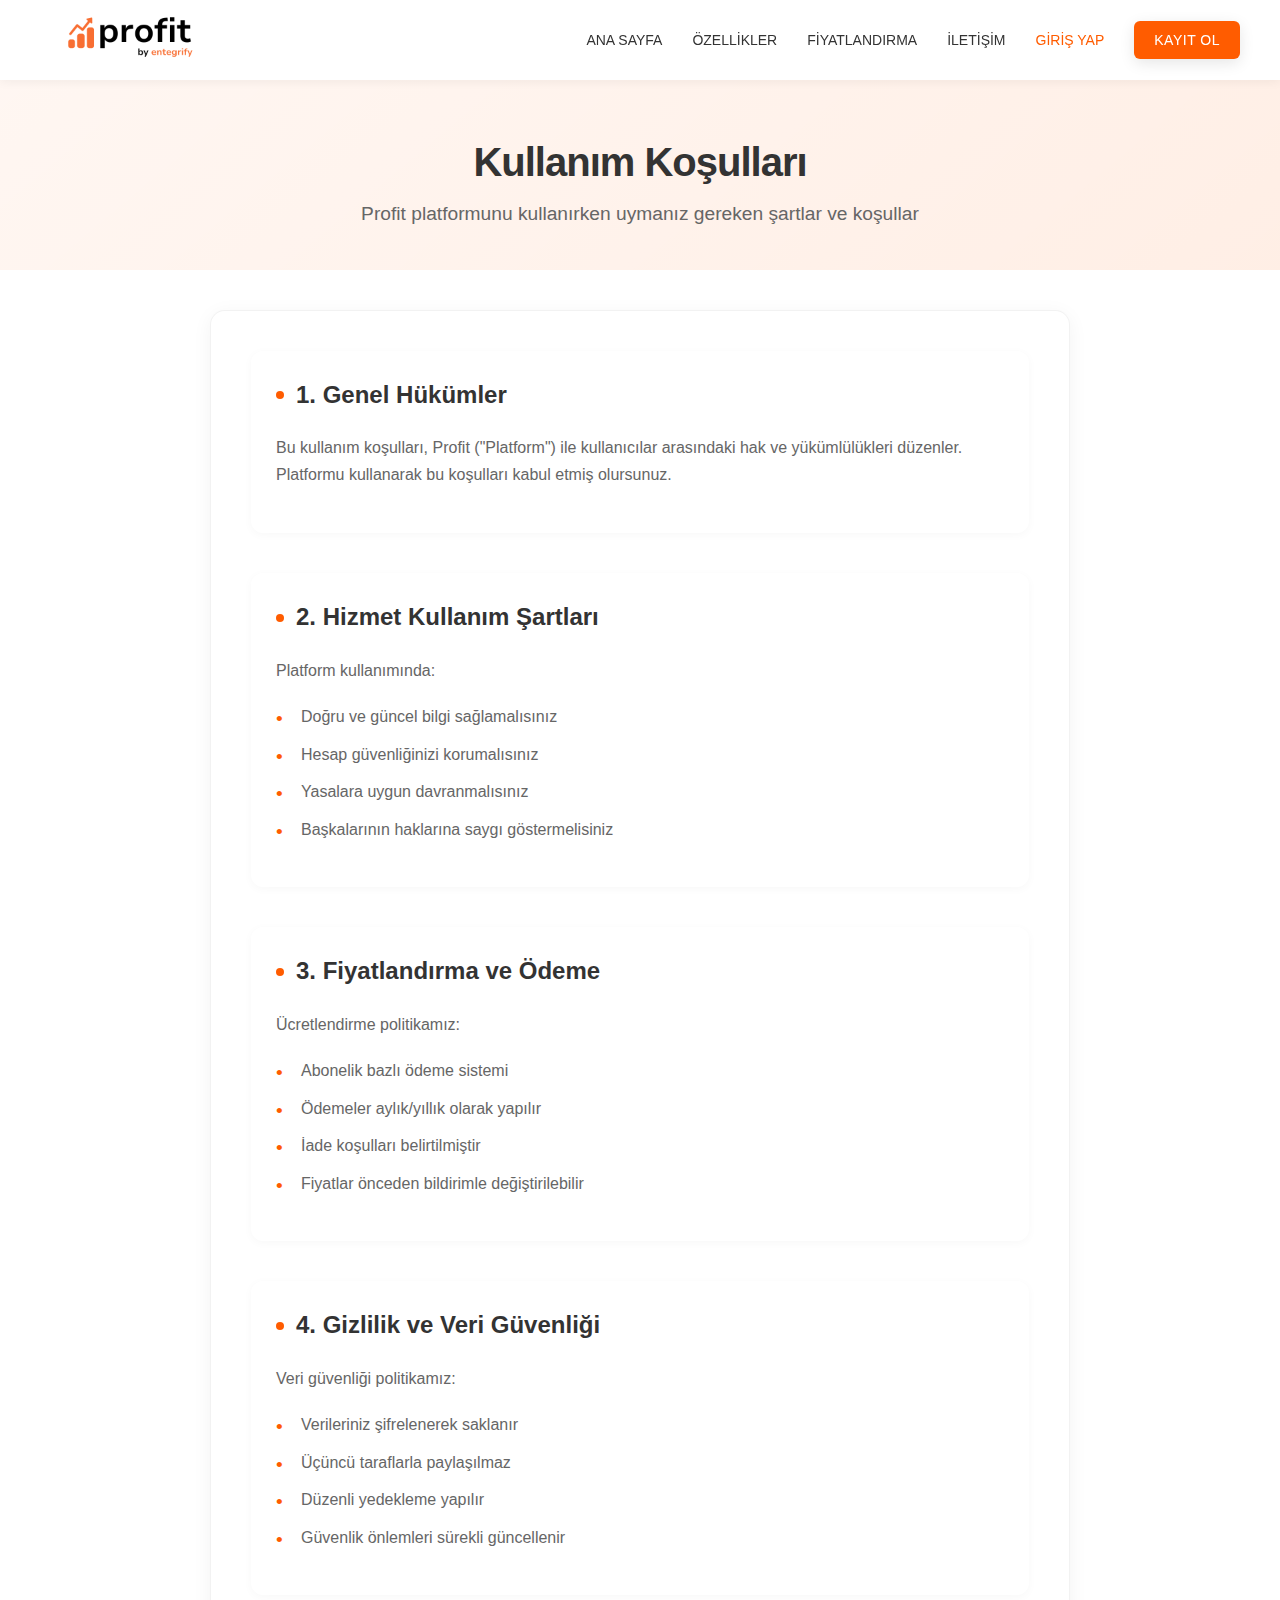
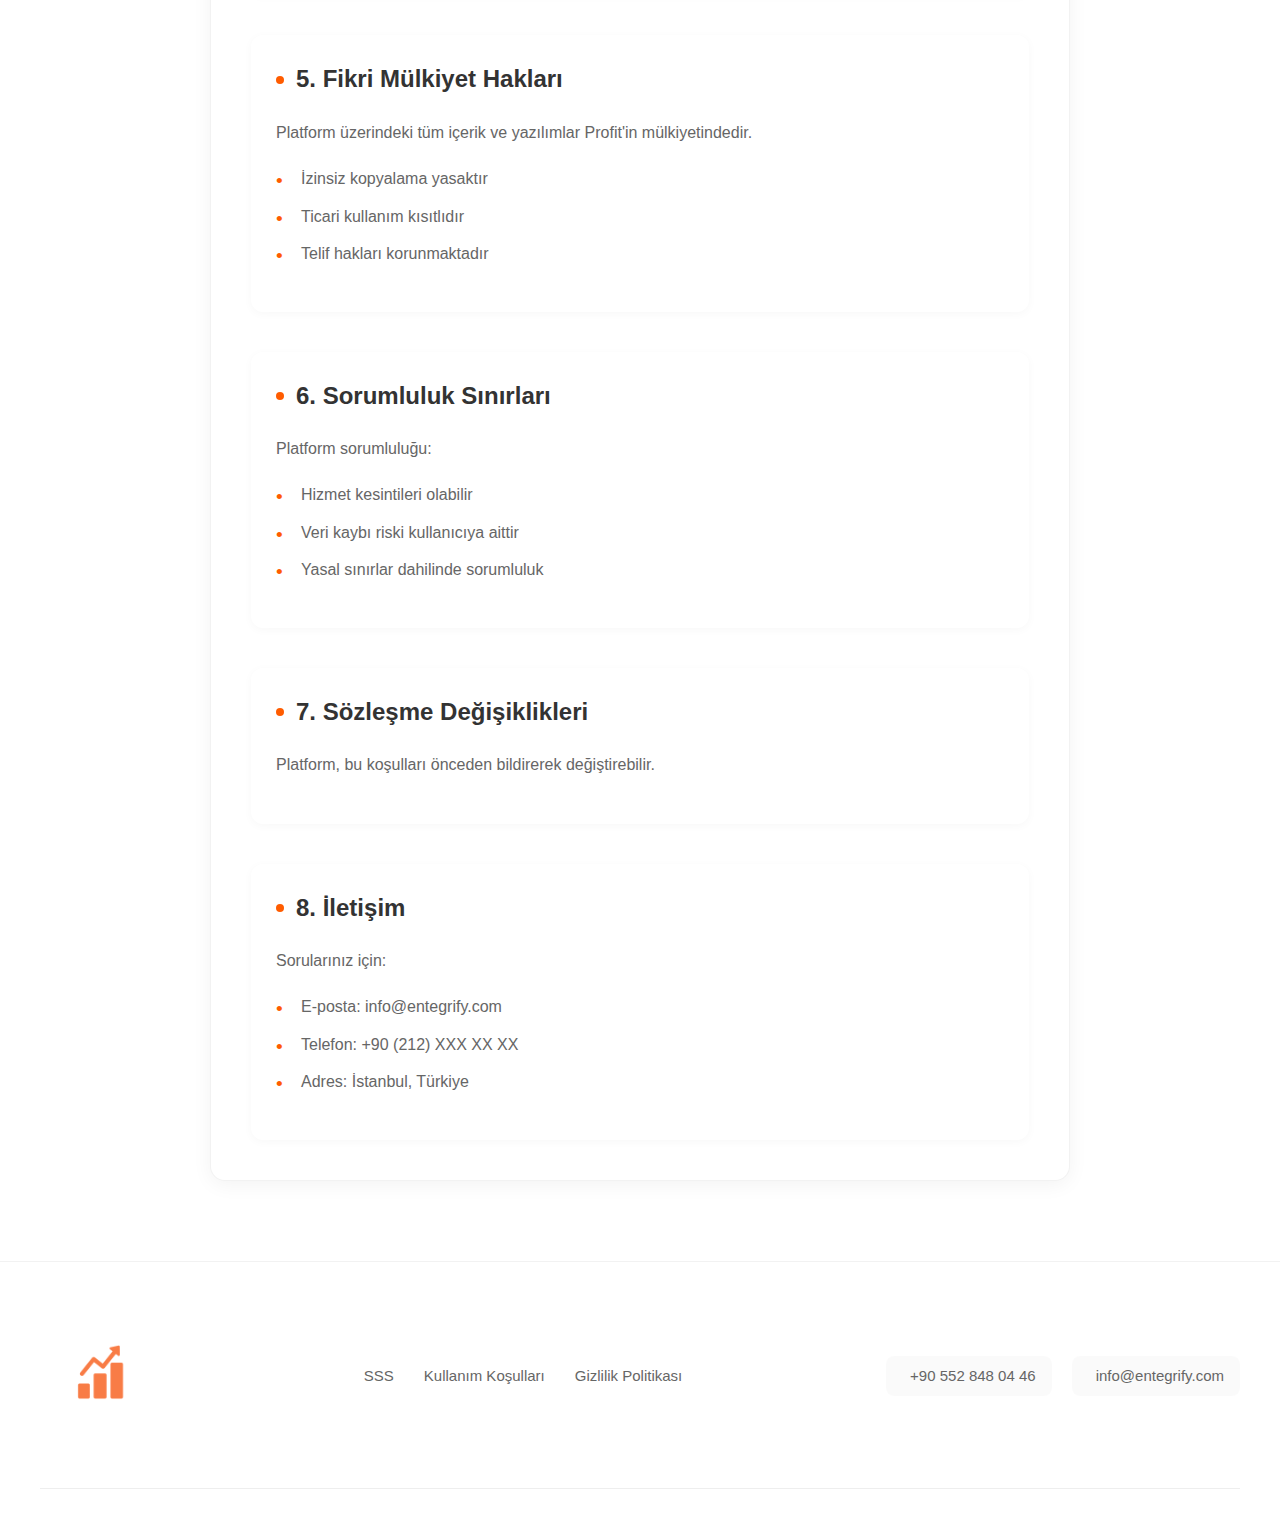
<file: kullanim-kosullari.html>
<!DOCTYPE html>
<html lang="tr">
<head>
    <meta charset="UTF-8">
    <meta name="viewport" content="width=device-width, initial-scale=1.0">
    
    <!-- Security Headers -->
    <meta http-equiv="X-Content-Type-Options" content="nosniff">
    <meta http-equiv="X-Frame-Options" content="SAMEORIGIN">
    <meta http-equiv="Strict-Transport-Security" content="max-age=31536000; includeSubDomains">
    <meta http-equiv="Content-Security-Policy" content="default-src 'self' https: data: 'unsafe-inline' 'unsafe-eval';">

    <title>Kullanım Koşulları | Profit</title>
    <meta name="description" content="Profit kullanım koşulları. Platformumuzun kullanımına ilişkin şartlar ve koşullar hakkında bilgi.">
    <meta name="keywords" content="profit kullanım koşulları, profit şartlar, trendyol analiz kullanım">
    <meta name="robots" content="index, follow">
    <meta name="author" content="Profit">

    <!-- Favicon and App Icons -->
    <link rel="icon" type="image/png" href="assets/logo1.png">
    <link rel="apple-touch-icon" href="assets/logo1.png">
    
    <!-- Stylesheets from CDN -->
    <link rel="stylesheet" href="https://cdnjs.cloudflare.com/ajax/libs/font-awesome/6.0.0/css/all.min.css">
    <link href="https://fonts.googleapis.com/css2?family=Inter:wght@400;500;600;700&display=swap" rel="stylesheet">
    <link href="https://fonts.googleapis.com/css2?family=Poppins:wght@400;500;600;700;800&display=swap" rel="stylesheet">
    <link rel="stylesheet" href="styles.css">
</head>
<body>
    <header>
        <nav aria-label="Ana Menü">
            <div class="nav-container">
                <div class="logo">
                    <a href="/" aria-label="Ana Sayfa">
                        <img src="assets/logo.png" alt="Profit Logo" width="180" height="auto">
                    </a>
                </div>
                <button class="mobile-menu-btn" aria-label="Menüyü Aç/Kapat">
                    <span></span>
                    <span></span>
                    <span></span>
                </button>
                <div class="nav-links">
                    <a href="index.html" class="nav-link">ANA SAYFA</a>
                    <a href="index.html#how-it-works" class="nav-link">ÖZELLİKLER</a>
                    <a href="index.html#pricing" class="nav-link">FİYATLANDIRMA</a>
                    <a href="#" class="nav-link">İLETİŞİM</a>
                    <a href="https://profit.entegrify.com/login" class="nav-link highlight">GİRİŞ YAP</a>
                    <a href="https://profit.entegrify.com/login" class="nav-link btn-primary">KAYIT OL</a>
                </div>
            </div>
        </nav>
    </header>

    <main>
        <section class="page-hero">
            <div class="hero-content">
                <h1>Kullanım Koşulları</h1>
                <p>Profit platformunu kullanırken uymanız gereken şartlar ve koşullar</p>
            </div>
        </section>

        <section class="terms-section">
            <div class="section-header">
                <h1>Kullanım Koşulları</h1>
                <p class="section-description">Profit platformunu kullanırken uymanız gereken şartlar ve koşullar</p>
            </div>

            <div class="terms-container">
                <div class="terms-content">
                    <div class="terms-block">
                        <h2>1. Genel Hükümler</h2>
                        <p>
                            Bu kullanım koşulları, Profit ("Platform") ile kullanıcılar arasındaki hak ve yükümlülükleri düzenler. 
                            Platformu kullanarak bu koşulları kabul etmiş olursunuz.
                        </p>
                    </div>

                    <div class="terms-block">
                        <h2>2. Hizmet Kullanım Şartları</h2>
                        <p>
                            Platform kullanımında:
                        </p>
                        <ul>
                            <li>Doğru ve güncel bilgi sağlamalısınız</li>
                            <li>Hesap güvenliğinizi korumalısınız</li>
                            <li>Yasalara uygun davranmalısınız</li>
                            <li>Başkalarının haklarına saygı göstermelisiniz</li>
                        </ul>
                    </div>

                    <div class="terms-block">
                        <h2>3. Fiyatlandırma ve Ödeme</h2>
                        <p>
                            Ücretlendirme politikamız:
                        </p>
                        <ul>
                            <li>Abonelik bazlı ödeme sistemi</li>
                            <li>Ödemeler aylık/yıllık olarak yapılır</li>
                            <li>İade koşulları belirtilmiştir</li>
                            <li>Fiyatlar önceden bildirimle değiştirilebilir</li>
                        </ul>
                    </div>

                    <div class="terms-block">
                        <h2>4. Gizlilik ve Veri Güvenliği</h2>
                        <p>
                            Veri güvenliği politikamız:
                        </p>
                        <ul>
                            <li>Verileriniz şifrelenerek saklanır</li>
                            <li>Üçüncü taraflarla paylaşılmaz</li>
                            <li>Düzenli yedekleme yapılır</li>
                            <li>Güvenlik önlemleri sürekli güncellenir</li>
                        </ul>
                    </div>

                    <div class="terms-block">
                        <h2>5. Fikri Mülkiyet Hakları</h2>
                        <p>
                            Platform üzerindeki tüm içerik ve yazılımlar Profit'in mülkiyetindedir.
                        </p>
                        <ul>
                            <li>İzinsiz kopyalama yasaktır</li>
                            <li>Ticari kullanım kısıtlıdır</li>
                            <li>Telif hakları korunmaktadır</li>
                        </ul>
                    </div>

                    <div class="terms-block">
                        <h2>6. Sorumluluk Sınırları</h2>
                        <p>
                            Platform sorumluluğu:
                        </p>
                        <ul>
                            <li>Hizmet kesintileri olabilir</li>
                            <li>Veri kaybı riski kullanıcıya aittir</li>
                            <li>Yasal sınırlar dahilinde sorumluluk</li>
                        </ul>
                    </div>

                    <div class="terms-block">
                        <h2>7. Sözleşme Değişiklikleri</h2>
                        <p>
                            Platform, bu koşulları önceden bildirerek değiştirebilir.
                        </p>
                    </div>

                    <div class="terms-block">
                        <h2>8. İletişim</h2>
                        <p>
                            Sorularınız için:
                        </p>
                        <ul>
                            <li>E-posta: info@entegrify.com</li>
                            <li>Telefon: +90 (212) XXX XX XX</li>
                            <li>Adres: İstanbul, Türkiye</li>
                        </ul>
                    </div>
                </div>
            </div>
        </section>
    </main>

    <footer class="modern-footer">
        <div class="footer-container">
            <div class="footer-content">
                <div class="footer-logo">
                    <img src="assets/logo1.png" alt="Profit" width="120">
                </div>
                <div class="footer-links">
                    <a href="sss.html" class="footer-link">SSS</a>
                    <a href="kullanim-kosullari.html" class="footer-link">Kullanım Koşulları</a>
                    <a href="gizlilik-politikasi.html" class="footer-link">Gizlilik Politikası</a>
                </div>
                <div class="footer-contact">
                    <a href="tel:+905528480446" class="contact-item">
                        <i class="fas fa-phone"></i>
                        <span>+90 552 848 04 46</span>
                    </a>
                    <a href="mailto:info@entegrify.com" class="contact-item">
                        <i class="fas fa-envelope"></i>
                        <span>info@entegrify.com</span>
                    </a>
                </div>
            </div>
        </div>
    </footer>

    <style>
        /* Ana container için genel stil */
        .container {
            max-width: 1200px;
            margin: 0 auto;
            padding: 0 20px;
        }

        /* Logo ve Navbar düzenlemesi */
        .logo {
            display: flex;
            align-items: center;
        }

        .logo img {
            width: 180px;
            height: auto;
            object-fit: contain;
        }

        nav {
            display: flex;
            justify-content: center;
            align-items: center;
            padding: 15px 40px;
            background: #fff;
            box-shadow: 0 2px 10px rgba(0, 0, 0, 0.05);
            position: fixed;
            top: 0;
            left: 0;
            right: 0;
            z-index: 1000;
        }

        .nav-container {
            display: flex;
            justify-content: space-between;
            align-items: center;
            width: 100%;
            max-width: 1200px;
            margin: 0 auto;
        }

        .nav-links {
            display: flex;
            align-items: center;
            gap: 30px;
        }

        .nav-link {
            color: #333;
            text-decoration: none;
            font-weight: 500;
            font-size: 14px;
            transition: color 0.3s ease;
        }

        .nav-link:hover {
            color: #FF5C00;
        }

        .nav-link.highlight {
            color: #FF5C00;
        }

        .nav-link.btn-primary {
            background: #FF5C00;
            color: white;
            padding: 8px 20px;
            border-radius: 6px;
            transition: background-color 0.3s ease;
        }

        .nav-link.btn-primary:hover {
            background-color: #e65200;
            color: white;
        }

        /* Page Hero Section */
        .page-hero {
            background: linear-gradient(140deg, rgba(255, 92, 0, 0.05), rgba(255, 92, 0, 0.1));
            padding: 80px 20px 40px;
            text-align: center;
            margin-top: 60px;
            margin-bottom: 0;
        }

        .page-hero .hero-content {
            max-width: 800px;
            margin: 0 auto;
        }

        .page-hero h1 {
            font-size: 2.5rem;
            color: #333;
            margin-bottom: 15px;
            font-weight: 700;
        }

        .page-hero p {
            color: #666;
            font-size: 1.2rem;
            line-height: 1.6;
        }

        /* Terms Section Styles */
        .terms-section {
            max-width: 900px;
            margin: 40px auto 80px;
            padding: 0 20px;
        }

        .section-header {
            text-align: center;
            margin-bottom: 30px;
            display: none; /* İkinci başlığı gizle */
        }

        .section-description {
            color: #666;
            font-size: 1.2rem;
            line-height: 1.6;
            max-width: 700px;
            margin: 0 auto;
        }

        .terms-container {
            background: white;
            border-radius: 15px;
            box-shadow: 0 4px 20px rgba(0, 0, 0, 0.05);
            overflow: hidden;
            border: 1px solid rgba(0, 0, 0, 0.05);
            margin-top: 0;
        }

        .terms-content {
            padding: 40px;
        }

        .terms-block {
            margin-bottom: 40px;
            padding: 25px;
            background: #fff;
            border-radius: 12px;
            box-shadow: 0 2px 10px rgba(0, 0, 0, 0.03);
        }

        .terms-block:last-child {
            margin-bottom: 0;
        }

        .terms-block h2 {
            font-size: 1.5rem;
            color: #333;
            margin-bottom: 20px;
            font-weight: 600;
            position: relative;
            padding-left: 20px;
        }

        .terms-block h2::before {
            content: '';
            position: absolute;
            left: 0;
            top: 50%;
            transform: translateY(-50%);
            width: 8px;
            height: 8px;
            background: #FF5C00;
            border-radius: 50%;
        }

        .terms-block p {
            color: #666;
            line-height: 1.7;
            margin-bottom: 20px;
            font-size: 1rem;
        }

        .terms-block ul {
            list-style: none;
            padding: 0;
            margin: 0 0 20px 0;
        }

        .terms-block li {
            position: relative;
            padding-left: 25px;
            margin-bottom: 12px;
            color: #666;
            line-height: 1.6;
        }

        .terms-block li::before {
            content: '•';
            position: absolute;
            left: 0;
            color: #FF5C00;
            font-size: 1.2em;
        }

        /* Footer Styles */
        .modern-footer {
            background: #fff;
            padding: 50px 20px;
            border-top: 1px solid rgba(0, 0, 0, 0.05);
            margin-top: 80px;
        }

        .footer-container {
            max-width: 1200px;
            margin: 0 auto;
        }

        .footer-content {
            display: flex;
            align-items: center;
            justify-content: space-between;
            gap: 40px;
        }

        .footer-logo img {
            height: auto;
            opacity: 0.9;
            transition: opacity 0.3s ease;
        }

        .footer-logo img:hover {
            opacity: 1;
        }

        .footer-links {
            display: flex;
            gap: 30px;
        }

        .footer-link {
            color: #666;
            text-decoration: none;
            font-size: 15px;
            font-weight: 500;
            transition: all 0.3s ease;
            position: relative;
        }

        .footer-link::after {
            content: '';
            position: absolute;
            bottom: -4px;
            left: 0;
            width: 0;
            height: 2px;
            background: #FF5C00;
            transition: width 0.3s ease;
        }

        .footer-link:hover {
            color: #FF5C00;
        }

        .footer-link:hover::after {
            width: 100%;
        }

        .footer-contact {
            display: flex;
            gap: 20px;
        }

        .contact-item {
            display: flex;
            align-items: center;
            gap: 8px;
            color: #666;
            text-decoration: none;
            font-size: 15px;
            transition: all 0.3s ease;
            padding: 8px 16px;
            border-radius: 8px;
            background: rgba(0, 0, 0, 0.02);
        }

        .contact-item:hover {
            color: #FF5C00;
            background: rgba(255, 92, 0, 0.05);
            transform: translateY(-2px);
        }

        .contact-item i {
            font-size: 16px;
        }

        /* Mobile Menu Styles */
        .mobile-menu-btn {
            display: none;
            width: 25px;
            height: 25px;
            position: relative;
            cursor: pointer;
            z-index: 1000;
        }

        .mobile-menu-btn span {
            position: absolute;
            width: 100%;
            height: 2px;
            background-color: #000;
            transition: all 0.3s ease;
        }

        .mobile-menu-btn span:nth-child(1) {
            top: 5px;
        }

        .mobile-menu-btn span:nth-child(2) {
            top: 12px;
        }

        .mobile-menu-btn span:nth-child(3) {
            top: 19px;
        }

        .mobile-menu-btn.active span:nth-child(1) {
            transform: rotate(45deg);
            top: 12px;
        }

        .mobile-menu-btn.active span:nth-child(2) {
            opacity: 0;
        }

        .mobile-menu-btn.active span:nth-child(3) {
            transform: rotate(-45deg);
            top: 12px;
        }

        /* Responsive Styles */
        @media (max-width: 768px) {
            nav {
                padding: 10px 20px;
            }

            .mobile-menu-btn {
                display: block;
                margin-right: 10px;
            }

            .nav-links {
                display: none;
                position: fixed;
                top: 60px;
                right: 0;
                width: 200px;
                height: auto;
                max-height: calc(100vh - 60px);
                background: #fff;
                flex-direction: column;
                padding: 10px;
                box-shadow: -2px 2px 10px rgba(0,0,0,0.1);
                z-index: 999;
                overflow-y: auto;
                border-radius: 0 0 0 10px;
            }

            .nav-links.active {
                display: flex;
            }

            .nav-links .nav-link {
                width: 100%;
                text-align: left;
                padding: 10px 15px;
                font-size: 14px;
                font-weight: 500;
                color: #333;
                transition: all 0.2s ease;
                border-radius: 5px;
            }

            .nav-links .nav-link:hover {
                background-color: #f5f5f5;
            }

            .nav-links .nav-link.highlight {
                background-color: #f8f9fa;
                margin: 5px 0;
            }

            .nav-links .nav-link.btn-primary {
                background-color: #FF5C00;
                color: white;
                margin: 5px 0;
                text-align: center;
            }

            .nav-links .nav-link.btn-primary:hover {
                background-color: #e65200;
            }

            .page-hero {
                padding: 60px 20px 30px;
                margin-top: 50px;
            }

            .terms-section {
                margin: 30px auto 40px;
            }

            .section-header h1 {
                font-size: 2rem;
            }

            .terms-content {
                padding: 20px;
            }

            .terms-block {
                padding: 20px;
                margin-bottom: 20px;
            }

            .terms-block h2 {
                font-size: 1.3rem;
            }

            .footer-content {
                flex-direction: column;
                text-align: center;
                gap: 30px;
            }

            .footer-links {
                flex-direction: column;
                gap: 20px;
            }

            .footer-contact {
                flex-direction: column;
                gap: 15px;
            }

            .contact-item {
                justify-content: center;
            }
        }
    </style>

    <script>
        // Mobile Menu
        document.addEventListener('DOMContentLoaded', function() {
            const mobileMenuBtn = document.querySelector('.mobile-menu-btn');
            const navLinks = document.querySelector('.nav-links');
            
            if (mobileMenuBtn && navLinks) {
                mobileMenuBtn.addEventListener('click', function() {
                    mobileMenuBtn.classList.toggle('active');
                    navLinks.classList.toggle('active');
                });
            }
        });
    </script>
</body>
</html>
</file>
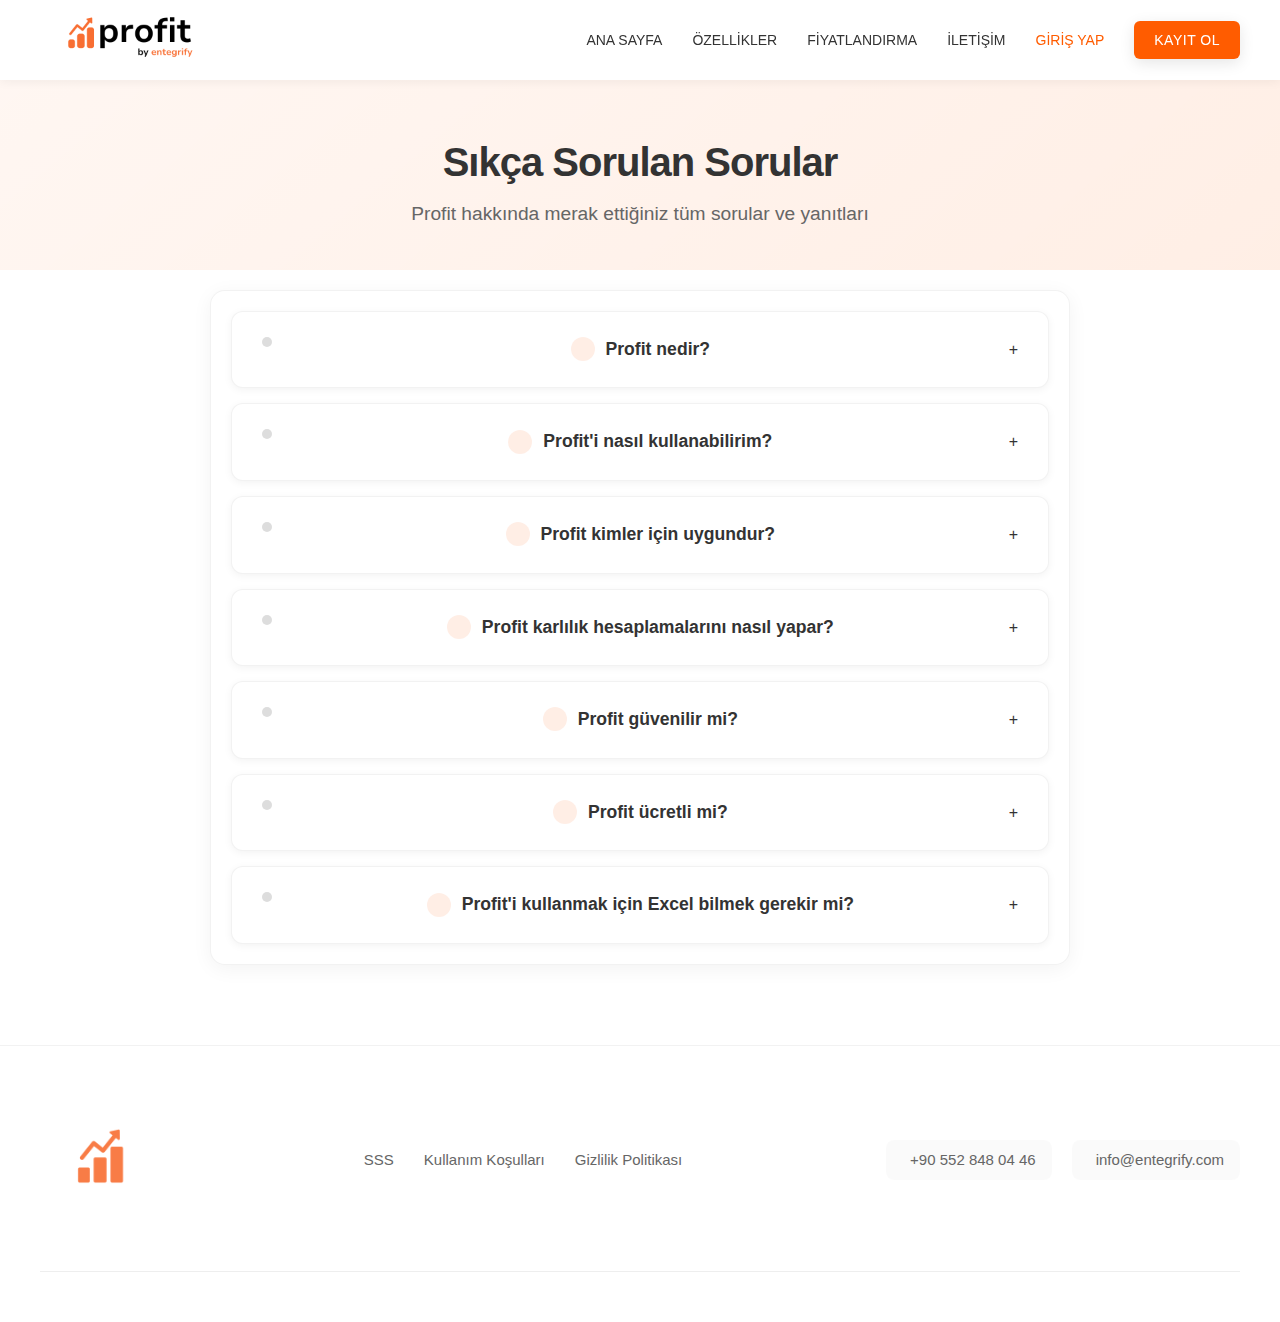
<file: sss.html>
<!DOCTYPE html>
<html lang="tr">
<head>
    <meta charset="UTF-8">
    <meta name="viewport" content="width=device-width, initial-scale=1.0">
    
    <!-- Security Headers -->
    <meta http-equiv="X-Content-Type-Options" content="nosniff">
    <meta http-equiv="X-Frame-Options" content="SAMEORIGIN">
    <meta http-equiv="Strict-Transport-Security" content="max-age=31536000; includeSubDomains">
    <meta http-equiv="Content-Security-Policy" content="default-src 'self' https: data: 'unsafe-inline' 'unsafe-eval';">

    <title>SSS | Profit</title>
    <meta name="description" content="Profit hakkında sıkça sorulan sorular ve cevapları. Trendyol mağaza yönetimi ve karlılık analizi konusunda merak ettikleriniz.">
    <meta name="keywords" content="profit sss, profit yardım, trendyol analiz yardım">
    <meta name="robots" content="index, follow">
    <meta name="author" content="Profit">

    <!-- Favicon and App Icons -->
    <link rel="icon" type="image/png" href="assets/logo1.png">
    <link rel="apple-touch-icon" href="assets/logo1.png">
    
    <!-- Stylesheets from CDN -->
    <link rel="stylesheet" href="https://cdnjs.cloudflare.com/ajax/libs/font-awesome/6.0.0/css/all.min.css">
    <link href="https://fonts.googleapis.com/css2?family=Inter:wght@400;500;600;700&display=swap" rel="stylesheet">
    <link href="https://fonts.googleapis.com/css2?family=Poppins:wght@400;500;600;700;800&display=swap" rel="stylesheet">
    <link rel="stylesheet" href="styles.css">
</head>
<body>
    <header>
        <nav aria-label="Ana Menü">
            <div class="nav-container">
                <div class="logo">
                    <a href="/" aria-label="Ana Sayfa">
                        <img src="assets/logo.png" alt="Profit Logo" width="180" height="auto">
                    </a>
                </div>
                <button class="mobile-menu-btn" aria-label="Menüyü Aç/Kapat">
                    <span></span>
                    <span></span>
                    <span></span>
                </button>
                <div class="nav-links">
                    <a href="index.html" class="nav-link">ANA SAYFA</a>
                    <a href="index.html#how-it-works" class="nav-link">ÖZELLİKLER</a>
                    <a href="index.html#pricing" class="nav-link">FİYATLANDIRMA</a>
                    <a href="#" class="nav-link">İLETİŞİM</a>
                    <a href="https://profit.entegrify.com/login" class="nav-link highlight">GİRİŞ YAP</a>
                    <a href="https://profit.entegrify.com/login" class="nav-link btn-primary">KAYIT OL</a>
                </div>
            </div>
        </nav>
    </header>

    <main>
        <section class="page-hero">
            <div class="hero-content">
                <h1>Sıkça Sorulan Sorular</h1>
                <p>Profit hakkında merak ettiğiniz tüm sorular ve yanıtları</p>
            </div>
        </section>

        <section class="faq-section">
            <div class="faq-container">
                <div class="faq-item">
                    <div class="faq-question">
                        <span class="dot"></span>
                        <h3>Profit nedir?</h3>
                        <span class="icon">+</span>
                    </div>
                    <div class="faq-answer">
                        <p>
                            Profit, Trendyol mağaza sahipleri için geliştirilmiş bir karlılık analiz ve yönetim platformudur. 
                            Platform, Trendyol API'si üzerinden mağazanızın verilerini otomatik olarak çeker ve detaylı analizler yaparak 
                            karlılığınızı artırmanıza yardımcı olur. Sipariş bazında karlılık hesaplaması, ürün performans analizi, 
                            promosyon etkisi analizi gibi özellikler sunar.
                        </p>
                    </div>
                </div>

                <div class="faq-item">
                    <div class="faq-question">
                        <span class="dot"></span>
                        <h3>Profit'i nasıl kullanabilirim?</h3>
                        <span class="icon">+</span>
                    </div>
                    <div class="faq-answer">
                        <p>
                            Profit'i kullanmaya başlamak için:
                            <ol>
                                <li>profit.entegrify.com adresinden hesap oluşturun</li>
                                <li>Trendyol mağazanızı bağlayın</li>
                                <li>Verilerinizin senkronize olmasını bekleyin</li>
                                <li>Detaylı analizlere ve raporlara hemen erişin</li>
                            </ol>
                        </p>
                    </div>
                </div>

                <div class="faq-item">
                    <div class="faq-question">
                        <span class="dot"></span>
                        <h3>Profit kimler için uygundur?</h3>
                        <span class="icon">+</span>
                    </div>
                    <div class="faq-answer">
                        <p>
                            Profit, Trendyol'da satış yapan tüm işletmeler için uygundur:
                            <ul>
                                <li>Küçük işletmeler ve bireysel satıcılar</li>
                                <li>Orta ölçekli işletmeler</li>
                                <li>Büyük e-ticaret işletmeleri</li>
                            </ul>
                            Özellikle karlılığını artırmak, operasyonlarını optimize etmek ve veri odaklı kararlar almak isteyen 
                            tüm Trendyol satıcıları için ideal bir çözümdür.
                        </p>
                    </div>
                </div>

                <div class="faq-item">
                    <div class="faq-question">
                        <span class="dot"></span>
                        <h3>Profit karlılık hesaplamalarını nasıl yapar?</h3>
                        <span class="icon">+</span>
                    </div>
                    <div class="faq-answer">
                        <p>
                            Profit, karlılık hesaplamalarını şu verileri kullanarak yapar:
                            <ul>
                                <li>Trendyol'dan çekilen sipariş verileri</li>
                                <li>Komisyon oranları</li>
                                <li>Kargo ücretleri</li>
                                <li>Promosyon ve indirimler</li>
                                <li>Ürün maliyetleri (sizin girdiğiniz)</li>
                            </ul>
                            Bu veriler kullanılarak her sipariş için net kar = (satış fiyatı - komisyon - kargo - maliyet - promosyonlar) 
                            formülü ile hesaplama yapılır.
                        </p>
                    </div>
                </div>

                <div class="faq-item">
                    <div class="faq-question">
                        <span class="dot"></span>
                        <h3>Profit güvenilir mi?</h3>
                        <span class="icon">+</span>
                    </div>
                    <div class="faq-answer">
                        <p>
                            Evet, Profit tamamen güvenilirdir. Verilerinizin güvenliği bizim için çok önemlidir. 
                            Tüm veriler şifrelenerek saklanır ve üçüncü taraflarla paylaşılmaz. 
                            Ayrıca Trendyol'un resmi API'sini kullanarak çalıştığımız için hesabınızın güvenliği konusunda 
                            endişelenmenize gerek yoktur.
                        </p>
                    </div>
                </div>

                <div class="faq-item">
                    <div class="faq-question">
                        <span class="dot"></span>
                        <h3>Profit ücretli mi?</h3>
                        <span class="icon">+</span>
                    </div>
                    <div class="faq-answer">
                        <p>
                            Evet, Profit aylık abonelik modeliyle çalışır. Farklı ihtiyaçlara yönelik çeşitli paketlerimiz 
                            mevcuttur. Fiyatlandırma detayları için web sitemizdeki fiyatlandırma sayfasını ziyaret edebilirsiniz.
                        </p>
                    </div>
                </div>

                <div class="faq-item">
                    <div class="faq-question">
                        <span class="dot"></span>
                        <h3>Profit'i kullanmak için Excel bilmek gerekir mi?</h3>
                        <span class="icon">+</span>
                    </div>
                    <div class="faq-answer">
                        <p>
                            Hayır, Profit'i kullanmak için Excel bilmenize gerek yoktur. Kullanıcı dostu arayüzümüz sayesinde 
                            tüm analizleri ve raporları kolayca görüntüleyebilirsiniz. İsterseniz verileri Excel formatında 
                            dışa aktarabilirsiniz, ancak bu opsiyoneldir.
                        </p>
                    </div>
                </div>
            </div>
        </section>
    </main>

    <footer class="modern-footer">
        <div class="footer-container">
            <div class="footer-content">
                <div class="footer-logo">
                    <img src="assets/logo1.png" alt="Profit" width="120">
                </div>
                <div class="footer-links">
                    <a href="sss.html" class="footer-link">SSS</a>
                    <a href="kullanim-kosullari.html" class="footer-link">Kullanım Koşulları</a>
                    <a href="gizlilik-politikasi.html" class="footer-link">Gizlilik Politikası</a>
                </div>
                <div class="footer-contact">
                    <a href="tel:+905528480446" class="contact-item">
                        <i class="fas fa-phone"></i>
                        <span>+90 552 848 04 46</span>
                    </a>
                    <a href="mailto:info@entegrify.com" class="contact-item">
                        <i class="fas fa-envelope"></i>
                        <span>info@entegrify.com</span>
                    </a>
                </div>
            </div>
        </div>
    </footer>

    <style>
        /* Ana container için genel stil */
        .container {
            max-width: 1200px;
            margin: 0 auto;
            padding: 0 20px;
        }

        /* Logo ve Navbar düzenlemesi */
        .logo {
            display: flex;
            align-items: center;
        }

        .logo img {
            width: 180px;
            height: auto;
            object-fit: contain;
        }

        nav {
            display: flex;
            justify-content: center;
            align-items: center;
            padding: 15px 40px;
            background: #fff;
            box-shadow: 0 2px 10px rgba(0, 0, 0, 0.05);
            position: fixed;
            top: 0;
            left: 0;
            right: 0;
            z-index: 1000;
        }

        .nav-container {
            display: flex;
            justify-content: space-between;
            align-items: center;
            width: 100%;
            max-width: 1200px;
            margin: 0 auto;
        }

        .nav-links {
            display: flex;
            align-items: center;
            gap: 30px;
        }

        .nav-link {
            color: #333;
            text-decoration: none;
            font-weight: 500;
            font-size: 14px;
            transition: color 0.3s ease;
        }

        .nav-link:hover {
            color: #FF5C00;
        }

        .nav-link.highlight {
            color: #FF5C00;
        }

        .nav-link.btn-primary {
            background: #FF5C00;
            color: white;
            padding: 8px 20px;
            border-radius: 6px;
            transition: background-color 0.3s ease;
        }

        .nav-link.btn-primary:hover {
            background-color: #e65200;
            color: white;
        }

        /* Mobile Menu Styles */
        .mobile-menu-btn {
            display: none;
            width: 25px;
            height: 25px;
            position: relative;
            cursor: pointer;
            z-index: 1000;
        }

        .mobile-menu-btn span {
            position: absolute;
            width: 100%;
            height: 2px;
            background-color: #000;
            transition: all 0.3s ease;
        }

        .mobile-menu-btn span:nth-child(1) {
            top: 5px;
        }

        .mobile-menu-btn span:nth-child(2) {
            top: 12px;
        }

        .mobile-menu-btn span:nth-child(3) {
            top: 19px;
        }

        .mobile-menu-btn.active span:nth-child(1) {
            transform: rotate(45deg);
            top: 12px;
        }

        .mobile-menu-btn.active span:nth-child(2) {
            opacity: 0;
        }

        .mobile-menu-btn.active span:nth-child(3) {
            transform: rotate(-45deg);
            top: 12px;
        }

        /* Page Hero Section */
        .page-hero {
            background: linear-gradient(140deg, rgba(255, 92, 0, 0.05), rgba(255, 92, 0, 0.1));
            padding: 80px 20px 40px;
            text-align: center;
            margin-top: 60px;
            margin-bottom: 0;
        }

        .page-hero .hero-content {
            max-width: 800px;
            margin: 0 auto;
        }

        .page-hero h1 {
            font-size: 2.5rem;
            color: #333;
            margin-bottom: 15px;
            font-weight: 700;
        }

        .page-hero p {
            color: #666;
            font-size: 1.2rem;
            line-height: 1.6;
        }

        /* FAQ Section Styles */
        .faq-section {
            max-width: 900px;
            margin: 20px auto 80px;
            padding: 0 20px;
        }

        .faq-container {
            background: white;
            border-radius: 15px;
            box-shadow: 0 4px 20px rgba(0, 0, 0, 0.05);
            overflow: hidden;
            border: 1px solid rgba(0, 0, 0, 0.05);
            padding: 20px;
            display: flex;
            flex-direction: column;
            gap: 15px;
        }

        .faq-item {
            background: #fff;
            border-radius: 12px;
            overflow: hidden;
            box-shadow: 0 2px 8px rgba(0, 0, 0, 0.05);
            transition: all 0.3s ease;
            border: 1px solid rgba(0, 0, 0, 0.05);
        }

        .faq-question {
            padding: 25px 30px;
            display: flex;
            justify-content: space-between;
            align-items: flex-start;
            cursor: pointer;
            transition: all 0.3s ease;
            position: relative;
        }

        .faq-question h3 {
            font-size: 1.1rem;
            color: #333;
            margin: 0;
            font-weight: 600;
            padding-left: 35px;
            position: relative;
            line-height: 1.4;
        }

        .faq-question h3::before {
            content: '';
            position: absolute;
            left: 0;
            top: 50%;
            transform: translateY(-50%);
            width: 24px;
            height: 24px;
            background: #FF5C00;
            border-radius: 50%;
            opacity: 0.1;
        }

        .faq-icon {
            color: #FF5C00;
            transition: transform 0.3s ease;
            font-size: 0.9rem;
            margin-top: 3px;
        }

        .faq-answer {
            padding: 0 30px 0 65px;
            max-height: 0;
            overflow: hidden;
            transition: all 0.3s ease;
            opacity: 0;
        }

        .faq-answer p {
            color: #666;
            line-height: 1.6;
            margin: 0;
            padding-bottom: 25px;
            font-size: 0.95rem;
        }

        .faq-answer ul {
            list-style: none;
            padding: 0;
            margin: 15px 0;
        }

        .faq-answer li {
            position: relative;
            padding-left: 20px;
            margin-bottom: 10px;
            color: #666;
            line-height: 1.5;
        }

        .faq-answer li::before {
            content: '•';
            position: absolute;
            left: 0;
            color: #FF5C00;
        }

        .faq-item.active {
            box-shadow: 0 6px 25px rgba(0, 0, 0, 0.08);
        }

        .faq-item.active .faq-answer {
            max-height: 1000px;
            opacity: 1;
        }

        .faq-item.active .faq-icon {
            transform: rotate(180deg);
        }

        .faq-item:hover {
            transform: translateY(-2px);
        }

        /* Footer Styles */
        .modern-footer {
            background: #fff;
            padding: 50px 20px;
            border-top: 1px solid rgba(0, 0, 0, 0.05);
            margin-top: 80px;
        }

        .footer-container {
            max-width: 1200px;
            margin: 0 auto;
        }

        .footer-content {
            display: flex;
            align-items: center;
            justify-content: space-between;
            gap: 40px;
        }

        .footer-logo img {
            height: auto;
            opacity: 0.9;
            transition: opacity 0.3s ease;
        }

        .footer-logo img:hover {
            opacity: 1;
        }

        .footer-links {
            display: flex;
            gap: 30px;
        }

        .footer-link {
            color: #666;
            text-decoration: none;
            font-size: 15px;
            font-weight: 500;
            transition: all 0.3s ease;
            position: relative;
        }

        .footer-link::after {
            content: '';
            position: absolute;
            bottom: -4px;
            left: 0;
            width: 0;
            height: 2px;
            background: #FF5C00;
            transition: width 0.3s ease;
        }

        .footer-link:hover {
            color: #FF5C00;
        }

        .footer-link:hover::after {
            width: 100%;
        }

        .footer-contact {
            display: flex;
            gap: 20px;
        }

        .contact-item {
            display: flex;
            align-items: center;
            gap: 8px;
            color: #666;
            text-decoration: none;
            font-size: 15px;
            transition: all 0.3s ease;
            padding: 8px 16px;
            border-radius: 8px;
            background: rgba(0, 0, 0, 0.02);
        }

        .contact-item:hover {
            color: #FF5C00;
            background: rgba(255, 92, 0, 0.05);
            transform: translateY(-2px);
        }

        .contact-item i {
            font-size: 16px;
        }

        /* Responsive Styles */
        @media (max-width: 768px) {
            nav {
                padding: 10px 20px;
            }

            .mobile-menu-btn {
                display: block;
                margin-right: 10px;
            }

            .nav-links {
                display: none;
                position: fixed;
                top: 60px;
                right: 0;
                width: 200px;
                height: auto;
                max-height: calc(100vh - 60px);
                background: #fff;
                flex-direction: column;
                padding: 10px;
                box-shadow: -2px 2px 10px rgba(0,0,0,0.1);
                z-index: 999;
                overflow-y: auto;
                border-radius: 0 0 0 10px;
            }

            .nav-links.active {
                display: flex;
            }

            .nav-links .nav-link {
                width: 100%;
                text-align: left;
                padding: 10px 15px;
                font-size: 14px;
                font-weight: 500;
                color: #333;
                transition: all 0.2s ease;
                border-radius: 5px;
            }

            .nav-links .nav-link:hover {
                background-color: #f5f5f5;
            }

            .nav-links .nav-link.highlight {
                background-color: #f8f9fa;
                margin: 5px 0;
            }

            .nav-links .nav-link.btn-primary {
                background-color: #007bff;
                color: white;
                margin: 5px 0;
                text-align: center;
            }

            .nav-links .nav-link.btn-primary:hover {
                background-color: #0056b3;
            }

            .page-hero {
                padding: 60px 20px 30px;
                margin-top: 50px;
            }

            .faq-section {
                margin: 15px auto 40px;
            }

            .faq-container {
                padding: 15px;
                gap: 12px;
            }

            .page-hero h1 {
                font-size: 2rem;
            }

            .page-hero p {
                font-size: 1rem;
            }

            .footer-content {
                flex-direction: column;
                text-align: center;
                gap: 30px;
            }

            .footer-links {
                flex-direction: column;
                gap: 20px;
            }

            .footer-contact {
                flex-direction: column;
                gap: 15px;
            }

            .contact-item {
                justify-content: center;
            }

            .faq-question {
                padding: 20px;
            }

            .faq-question h3 {
                font-size: 1rem;
                padding-left: 30px;
            }

            .faq-question h3::before {
                width: 20px;
                height: 20px;
            }

            .faq-answer {
                padding: 0 20px 0 50px;
            }
        }
    </style>

    <script>
        // FAQ Toggle Functionality with smooth animation
        document.querySelectorAll('.faq-question').forEach(question => {
            question.addEventListener('click', () => {
                const faqItem = question.parentElement;
                const answer = faqItem.querySelector('.faq-answer');
                
                // Close all other items
                document.querySelectorAll('.faq-item').forEach(item => {
                    if (item !== faqItem && item.classList.contains('active')) {
                        item.classList.remove('active');
                        item.querySelector('.faq-answer').style.maxHeight = '0px';
                        item.querySelector('.faq-answer').style.opacity = '0';
                    }
                });

                // Toggle current item
                faqItem.classList.toggle('active');
                if (faqItem.classList.contains('active')) {
                    answer.style.maxHeight = answer.scrollHeight + 'px';
                    answer.style.opacity = '1';
                } else {
                    answer.style.maxHeight = '0px';
                    answer.style.opacity = '0';
                }
            });
        });

        // Mobile Menu
        document.addEventListener('DOMContentLoaded', function() {
            const mobileMenuBtn = document.querySelector('.mobile-menu-btn');
            const navLinks = document.querySelector('.nav-links');
            
            if (mobileMenuBtn && navLinks) {
                mobileMenuBtn.addEventListener('click', function() {
                    mobileMenuBtn.classList.toggle('active');
                    navLinks.classList.toggle('active');
                });
            }
        });
    </script>
</body>
</html>
</file>
<file: styles.css>
:root {
    --primary-color: #FF5C00;
    --text-color: #333333;
    --background-color: #FFFFFF;
    --secondary-color: #F5F5F5;
}

* {
    margin: 0;
    padding: 0;
    box-sizing: border-box;
}

body {
    font-family: 'Poppins', sans-serif;
    color: var(--text-color);
    line-height: 1.6;
}

/* Header & Navigation */
header {
    padding: 0.5rem 5%;
    background: var(--background-color);
    box-shadow: 0 2px 4px rgba(0, 0, 0, 0.1);
    position: fixed;
    width: 100%;
    top: 0;
    z-index: 1000;
}

nav {
    display: flex;
    justify-content: space-between;
    align-items: center;
    height: 80px;
}

.logo {
    font-size: 1.5rem;
    font-weight: 700;
    color: var(--text-color);
    display: flex;
    align-items: center;
    height: 100%;
}

.logo img {
    height: 150px;
    width: auto;
}

.nav-links {
    display: flex;
    gap: 2rem;
    align-items: center;
}

.nav-link {
    text-decoration: none;
    color: var(--text-color);
    font-weight: 500;
    transition: all 0.3s ease;
    font-size: 0.95rem;
}

.nav-link:hover {
    color: var(--primary-color);
    transform: translateY(-2px);
}

.nav-link.highlight {
    color: var(--primary-color);
}

.btn-primary, .btn-secondary {
    padding: 1rem 2rem;
    border-radius: 50px;
    font-weight: 600;
    font-size: 1.1rem;
    text-align: center;
    transition: all 0.3s ease;
    text-transform: uppercase;
    letter-spacing: 0.5px;
    box-shadow: 0 4px 15px rgba(0, 0, 0, 0.1);
}

.btn-primary {
    background: linear-gradient(135deg, #FF6B00, #FF8C00);
    color: white;
    border: none;
    position: relative;
    overflow: hidden;
}

.btn-primary:hover {
    transform: translateY(-2px);
    box-shadow: 0 5px 15px rgba(255, 107, 0, 0.2);
    background: linear-gradient(135deg, #FF8C00, #FF6B00);
}

.btn-primary::after {
    content: '';
    position: absolute;
    top: 0;
    left: 0;
    width: 100%;
    height: 100%;
    background: linear-gradient(135deg, rgba(255,255,255,0.2), rgba(255,255,255,0));
    transform: translateX(-100%);
    transition: transform 0.6s ease;
}

.btn-primary:hover::after {
    transform: translateX(100%);
}

.btn-secondary {
    background: white;
    color: #FF6B00;
    border: 2px solid #FF6B00;
}

.btn-secondary:hover {
    background: #FF6B00;
    color: white;
    transform: translateY(-2px);
    box-shadow: 0 5px 15px rgba(255, 107, 0, 0.2);
}

/* Hero Section */
.hero {
    padding: 8rem 5% 4rem;
    display: flex;
    align-items: center;
    gap: 4rem;
    min-height: 100vh;
}

.hero-content {
    flex: 1;
    animation: fadeInLeft 1.2s cubic-bezier(0.25, 0.46, 0.45, 0.94);
}

h1 {
    font-family: 'Poppins', sans-serif;
    font-size: 64px;
    line-height: 1.1;
    margin-bottom: 1.5rem;
    font-weight: 800;
    letter-spacing: -1px;
    color: #333333;
}

h1 .highlight {
    color: var(--primary-color);
    font-weight: 800;
}

.subtitle {
    font-family: 'Poppins', sans-serif;
    font-size: 24px;
    color: #666666;
    margin-bottom: 1.5rem;
    font-weight: 500;
    margin-top: 16px;
}

.description {
    font-family: 'Poppins', sans-serif;
    font-size: 16px;
    color: #666666;
    margin-bottom: 2rem;
    max-width: 600px;
    line-height: 1.8;
    font-weight: 400;
}

.cta-buttons {
    display: flex;
    gap: 1.5rem;
    margin-top: 2.5rem;
}

.cta-buttons a {
    text-decoration: none;
    padding: 1rem 2.5rem;
    border-radius: 50px;
    font-weight: 600;
    font-size: 1rem;
    text-align: center;
    transition: all 0.3s ease;
    display: inline-flex;
    align-items: center;
    justify-content: center;
}

.cta-buttons .btn-primary {
    background: #FF5C00;
    color: white;
    border: none;
    position: relative;
    overflow: hidden;
    padding: 1rem 2rem;
    min-width: 200px;
}

.cta-buttons .btn-primary::after {
    content: '→';
    margin-left: 8px;
    font-size: 1.2em;
    transition: transform 0.3s ease;
}

.cta-buttons .btn-primary:hover {
    background: #FF7A00;
    transform: translateY(-2px);
}

.cta-buttons .btn-primary:hover::after {
    transform: translateX(5px);
}

.cta-buttons .btn-secondary {
    border: 2px solid #FF5C00;
    color: #FF5C00;
    background: transparent;
    min-width: 200px;
}

.cta-buttons .btn-secondary:hover {
    background: rgba(255, 92, 0, 0.1);
    transform: translateY(-2px);
}

.hero-image {
    flex: 1;
    display: flex;
    justify-content: center;
    align-items: center;
    animation: fadeInRight 1.2s cubic-bezier(0.25, 0.46, 0.45, 0.94);
}

.hero-image img {
    max-width: 100%;
    height: auto;
    border-radius: 12px;
    box-shadow: 0 20px 40px rgba(0, 0, 0, 0.1);
}

/* Video Container Responsive Styles */
.video-container {
    position: relative;
    width: 100%;
    max-width: 800px;
    margin: 0 auto;
    border-radius: 12px;
    overflow: hidden;
    box-shadow: 0 10px 30px rgba(0, 0, 0, 0.1);
    background: #000;
}

.video-container video {
    width: 100%;
    height: auto;
    display: block;
    aspect-ratio: 16/9;
    object-fit: cover;
}

.video-overlay {
    position: absolute;
    top: 0;
    left: 0;
    width: 100%;
    height: 100%;
    background: rgba(0, 0, 0, 0.3);
    display: flex;
    flex-direction: column;
    justify-content: center;
    align-items: center;
    opacity: 0;
    transition: all 0.4s cubic-bezier(0.25, 0.46, 0.45, 0.94);
}

.video-container:hover .video-overlay {
    opacity: 1;
}

.video-controls {
    position: absolute;
    bottom: 0;
    left: 0;
    width: 100%;
    padding: 1rem;
    background: linear-gradient(to top, rgba(0,0,0,0.7), transparent);
    display: flex;
    justify-content: space-between;
    align-items: center;
    opacity: 0;
    transition: all 0.3s cubic-bezier(0.25, 0.46, 0.45, 0.94);
}

.video-container:hover .video-controls {
    opacity: 1;
}

.play-pause-btn {
    background: rgba(255, 255, 255, 0.2);
    border: none;
    width: 40px;
    height: 40px;
    border-radius: 50%;
    display: flex;
    align-items: center;
    justify-content: center;
    cursor: pointer;
    transition: all 0.3s cubic-bezier(0.25, 0.46, 0.45, 0.94);
}

.play-pause-btn:hover {
    background: rgba(255, 255, 255, 0.3);
    transform: scale(1.1);
}

.play-pause-btn i {
    color: white;
    font-size: 16px;
}

.volume-control {
    position: absolute;
    bottom: 20px;
    right: 20px;
    z-index: 3;
}

.volume-btn {
    background: rgba(0, 0, 0, 0.6);
    border: none;
    width: 40px;
    height: 40px;
    border-radius: 50%;
    display: flex;
    align-items: center;
    justify-content: center;
    cursor: pointer;
    transition: all 0.4s cubic-bezier(0.25, 0.46, 0.45, 0.94);
}

.volume-btn i {
    color: white;
    font-size: 16px;
}

.volume-btn:hover {
    transform: scale(1.15);
    background: rgba(0, 0, 0, 0.8);
}

.video-container.muted .volume-btn i {
    color: #FF5C00;
}

/* Mobil Video Düzenlemeleri */
@media (max-width: 768px) {
    .video-container {
        border-radius: 8px;
        margin: 0;
        max-width: 100%;
    }

    .video-container video {
        aspect-ratio: 16/9;
        object-fit: cover;
    }

    .video-overlay {
        opacity: 1;
        background: rgba(0, 0, 0, 0.2);
    }

    .video-controls {
        opacity: 1;
        padding: 0.8rem;
        background: linear-gradient(to top, rgba(0,0,0,0.8), transparent);
    }

    .play-pause-btn {
        width: 36px;
        height: 36px;
    }

    .play-pause-btn i {
        font-size: 14px;
    }

    .volume-btn {
        width: 36px;
        height: 36px;
    }

    .volume-btn i {
        font-size: 14px;
    }

    .video-hover-text {
        font-size: 14px;
        padding: 0.5rem;
    }
}

@media (max-width: 480px) {
    .video-container {
        border-radius: 6px;
    }

    .video-controls {
        padding: 0.6rem;
    }

    .play-pause-btn {
        width: 32px;
        height: 32px;
    }

    .play-pause-btn i {
        font-size: 12px;
    }

    .volume-btn {
        width: 32px;
        height: 32px;
    }

    .volume-btn i {
        font-size: 12px;
    }

    .video-hover-text {
        font-size: 12px;
    }
}

/* Hero CTA Section */
.hero-cta {
    padding: 8rem 5% 4rem;
    background-color: var(--background-color);
    min-height: 60vh;
    display: flex;
    align-items: center;
    justify-content: center;
}

.cta-content {
    max-width: 800px;
    text-align: center;
}

.hero-cta h1 {
    font-size: 3.5rem;
    line-height: 1.2;
    margin-bottom: 1.5rem;
    color: var(--text-color);
}

.cta-description {
    font-size: 1.2rem;
    color: #666;
    margin-bottom: 2.5rem;
    max-width: 700px;
    margin-left: auto;
    margin-right: auto;
    line-height: 1.6;
}

.hero-cta .cta-buttons {
    display: flex;
    flex-direction: column;
    align-items: center;
    gap: 1rem;
}

.hero-cta .btn-primary {
    font-size: 1.1rem;
    padding: 1rem 2rem;
    display: flex;
    align-items: center;
    gap: 0.5rem;
}

.hero-cta .arrow {
    font-size: 1.2rem;
    transition: transform 0.3s ease;
}

.hero-cta .btn-primary:hover .arrow {
    transform: translateX(5px);
}

.setup-note {
    color: #666;
    font-size: 0.9rem;
}

/* Partners Section */
.partners {
    padding: 2rem 5%;
    display: flex;
    justify-content: space-between;
    align-items: center;
    background: var(--secondary-color);
}

/* Chat Widget */
.chat-widget {
    position: fixed;
    bottom: 2rem;
    right: 2rem;
    z-index: 1000;
}

.chat-bubble {
    background: white;
    padding: 1rem 1.5rem;
    border-radius: 12px;
    box-shadow: 0 4px 12px rgba(0, 0, 0, 0.1);
    margin-bottom: 1rem;
    animation: floatAnimation 3s ease-in-out infinite;
}

@keyframes floatAnimation {
    0% { transform: translateY(0); }
    50% { transform: translateY(-10px); }
    100% { transform: translateY(0); }
}

/* Why TrendAsist Section */
.why-trendasist {
    padding: 6rem 5%;
    background-color: var(--background-color);
}

.section-header {
    text-align: center;
    margin-bottom: 4rem;
    opacity: 0;
    transform: translateY(30px);
    transition: all 0.8s cubic-bezier(0.25, 0.46, 0.45, 0.94);
}

.section-header.visible {
    opacity: 1;
    transform: translateY(0);
}

.section-header h2 {
    font-size: 2.5rem;
    margin-bottom: 1rem;
    color: var(--text-color);
}

.section-header .highlight {
    color: var(--primary-color);
}

.section-description {
    font-size: 1.2rem;
    color: #666;
    max-width: 800px;
    margin: 0 auto;
}

/* Features Section */
.features-container {
    max-width: 1200px;
    margin: 0 auto;
    display: flex;
    flex-direction: column;
    gap: 4rem;
}

.features {
    display: grid;
    grid-template-columns: repeat(3, 1fr);
    gap: 2rem;
}

.feature-card {
    background: white;
    padding: 2rem;
    border-radius: 16px;
    box-shadow: 0 10px 30px rgba(0, 0, 0, 0.05);
    transition: all 0.5s cubic-bezier(0.25, 0.46, 0.45, 0.94);
    text-align: center;
    animation: fadeInUp 0.8s cubic-bezier(0.25, 0.46, 0.45, 0.94);
}

.feature-card:hover {
    transform: translateY(-10px) scale(1.03);
    box-shadow: 0 15px 35px rgba(0, 0, 0, 0.15);
}

.feature-icon {
    font-size: 2.5rem;
    margin-bottom: 1.5rem;
    color: var(--primary-color);
    display: inline-flex;
    align-items: center;
    justify-content: center;
    width: 64px;
    height: 64px;
    background: rgba(255, 92, 0, 0.1);
    border-radius: 50%;
    transition: all 0.5s cubic-bezier(0.25, 0.46, 0.45, 0.94);
}

.feature-card:hover .feature-icon {
    transform: scale(1.2) rotate(360deg);
}

.feature-card h3 {
    font-size: 1.5rem;
    margin-bottom: 1rem;
    color: var(--text-color);
}

.feature-card p {
    color: #666;
    line-height: 1.6;
    font-size: 1rem;
}

/* Detailed Features Section */
.features-detailed {
    padding: 6rem 5%;
    background-color: var(--background-color);
}

.features-detailed .section-header {
    margin-bottom: 4rem;
}

.features-detailed .features-grid {
    display: grid;
    grid-template-columns: repeat(4, 1fr);
    gap: 2rem;
    max-width: 1200px;
    margin: 0 auto;
}

.feature-detailed-card {
    background: white;
    padding: 2rem;
    border-radius: 16px;
    box-shadow: 0 10px 30px rgba(0, 0, 0, 0.05);
    transition: all 0.5s cubic-bezier(0.25, 0.46, 0.45, 0.94);
    display: flex;
    flex-direction: column;
    align-items: flex-start;
}

.feature-detailed-card:hover {
    transform: translateY(-10px) scale(1.02);
    box-shadow: 0 15px 35px rgba(0, 0, 0, 0.15);
}

.feature-detailed-card .feature-icon {
    background: rgba(255, 92, 0, 0.1);
    width: 64px;
    height: 64px;
    border-radius: 16px;
    display: flex;
    align-items: center;
    justify-content: center;
    margin-bottom: 1.5rem;
}

.feature-detailed-card .feature-icon svg {
    color: var(--primary-color);
}

.feature-detailed-card h3 {
    font-size: 1.3rem;
    margin-bottom: 1rem;
    color: var(--text-color);
}

.feature-detailed-card p {
    color: #666;
    line-height: 1.6;
    font-size: 0.95rem;
    margin: 0;
}

/* Responsive Features */
@media (max-width: 1024px) {
    .features {
        grid-template-columns: repeat(2, 1fr);
    }
    
    .features-container {
        gap: 3rem;
    }
}

@media (max-width: 768px) {
    .features {
        grid-template-columns: 1fr;
        padding: 0 1rem;
    }

    .feature-card {
        padding: 1.5rem;
    }

    .features-container {
        gap: 2rem;
    }

    .feature-icon {
        width: 48px;
        height: 48px;
        font-size: 2rem;
    }

    .logo img {
        height: 100px;
    }

    nav {
        height: 60px;
    }
    
    .nav-links {
        display: none;
    }
    
    .mobile-menu-btn {
        display: block;
    }

    .hero-image video {
        width: 100%;
        height: auto;
        max-width: 100%;
    }
}

/* Responsive Design */
@media (max-width: 1024px) {
    .hero {
        flex-direction: column;
        text-align: center;
        padding-top: 6rem;
    }

    .hero-content {
        order: 1;
    }

    .description {
        margin: 0 auto 2rem;
    }

    .cta-buttons {
        justify-content: center;
    }

    h1 {
        font-size: 48px;
    }
    
    .subtitle {
        font-size: 20px;
    }
}

@media (max-width: 768px) {
    .nav-links {
        display: none;
    }

    h1 {
        font-size: 36px;
    }
    
    .subtitle {
        font-size: 18px;
    }
    
    .description {
        font-size: 15px;
    }
}

/* Mobile Menu Button */
.mobile-menu-btn {
    display: none;
    background: none;
    border: none;
    cursor: pointer;
    padding: 0.5rem;
    z-index: 1001;
}

.mobile-menu-btn span {
    display: block;
    width: 25px;
    height: 3px;
    background-color: var(--text-color);
    margin: 5px 0;
    transition: all 0.4s cubic-bezier(0.25, 0.46, 0.45, 0.94);
}

/* Mobile Navigation */
@media (max-width: 768px) {
    .mobile-menu-btn {
        display: block;
    }

    .nav-links {
        position: fixed;
        top: 0;
        left: -100%;
        width: 100%;
        height: 100vh;
        background: var(--background-color);
        display: flex;
        flex-direction: column;
        align-items: center;
        justify-content: center;
        gap: 2rem;
        transition: left 0.3s ease;
        z-index: 1000;
    }

    .nav-links.active {
        left: 0;
    }

    .mobile-menu-btn.active span:nth-child(1) {
        transform: rotate(45deg) translate(8px, 8px);
    }

    .mobile-menu-btn.active span:nth-child(2) {
        opacity: 0;
    }

    .mobile-menu-btn.active span:nth-child(3) {
        transform: rotate(-45deg) translate(7px, -7px);
    }

    /* Hero Section Mobile Adjustments */
    .hero {
        padding-top: 5rem;
        text-align: center;
    }

    h1 {
        font-size: 2.5rem;
    }

    .description {
        font-size: 1.1rem;
        padding: 0 1rem;
    }

    .cta-buttons {
        flex-direction: column;
        gap: 1rem;
        padding: 0 2rem;
    }

    .btn-primary, .btn-secondary {
        width: 100%;
        text-align: center;
    }

    /* Features Section Mobile Adjustments */
    .features {
        padding: 0 1rem;
    }

    .feature-card {
        padding: 1.5rem;
        margin-bottom: 1rem;
    }

    .section-header {
        padding: 0 1rem;
    }

    .section-description {
        font-size: 1rem;
        padding: 0 1rem;
    }

    /* Partners Section Mobile */
    .partners {
        flex-wrap: wrap;
        gap: 2rem;
        justify-content: center;
        padding: 2rem 1rem;
    }

    .partners img {
        max-width: 120px;
        height: auto;
    }

    /* Chat Widget Mobile */
    .chat-widget {
        bottom: 1rem;
        right: 1rem;
    }

    .chat-bubble {
        max-width: calc(100vw - 2rem);
        font-size: 0.9rem;
    }
}

/* Tablet Adjustments */
@media (min-width: 769px) and (max-width: 1024px) {
    .hero {
        padding-top: 6rem;
    }

    .features {
        grid-template-columns: repeat(2, 1fr);
        padding: 0 2rem;
    }

    .section-header {
        padding: 0 2rem;
    }

    .partners {
        flex-wrap: wrap;
        gap: 2rem;
        justify-content: center;
    }
}

/* General Responsive Improvements */
@media (max-width: 1200px) {
    .container {
        width: 95%;
        margin: 0 auto;
    }
}

/* Touch Device Optimizations */
@media (hover: none) {
    .feature-card:hover {
        transform: none;
    }

    .btn-primary:active, .btn-secondary:active {
        transform: scale(0.98);
    }
}

/* How it Works Section */
.how-it-works {
    padding: 6rem 5%;
    background-color: var(--secondary-color);
}

.working-principle {
    max-width: 1200px;
    margin: 0 auto;
    display: grid;
    grid-template-columns: 1fr 1fr;
    gap: 4rem;
    align-items: start;
}

/* Steps */
.steps {
    display: flex;
    flex-direction: column;
    gap: 2rem;
}

.step {
    display: flex;
    flex-direction: column;
    background: white;
    padding: 2rem;
    border-radius: 16px;
    box-shadow: 0 10px 30px rgba(0, 0, 0, 0.05);
    position: relative;
    transition: all 0.5s cubic-bezier(0.25, 0.46, 0.45, 0.94);
    animation: fadeInUp 0.8s cubic-bezier(0.25, 0.46, 0.45, 0.94);
}

.step:hover {
    transform: translateY(-5px) scale(1.02);
    box-shadow: 0 10px 25px rgba(0, 0, 0, 0.12);
}

.step-number {
    position: absolute;
    top: -15px;
    left: -15px;
    width: 40px;
    height: 40px;
    background: var(--primary-color);
    color: white;
    border-radius: 50%;
    display: flex;
    align-items: center;
    justify-content: center;
    font-weight: bold;
    font-size: 1.2rem;
    animation: bounceIn 1s cubic-bezier(0.25, 0.46, 0.45, 0.94);
}

.step h3 {
    font-size: 1.3rem;
    margin-bottom: 1rem;
    color: var(--text-color);
}

.step p {
    color: #666;
    font-size: 1rem;
    line-height: 1.5;
}

/* Example Q&A */
.example-qa {
    background: white;
    padding: 2rem;
    border-radius: 16px;
    box-shadow: 0 10px 30px rgba(0, 0, 0, 0.05);
}

.example-qa h3 {
    font-size: 1.5rem;
    margin-bottom: 2rem;
    color: var(--text-color);
    text-align: center;
}

.qa-slider {
    position: relative;
    margin-bottom: 2rem;
}

.qa-card {
    display: none;
    padding: 1rem;
    transition: all 0.4s ease;
    animation: scaleInCenter 0.8s cubic-bezier(0.25, 0.46, 0.45, 0.94);
}

.qa-card.active {
    display: block;
}

.question, .answer {
    margin-bottom: 1.5rem;
}

.question h4, .answer h4 {
    color: var(--text-color);
    margin-bottom: 0.5rem;
    font-size: 1.1rem;
}

.question p, .answer p {
    color: #666;
    line-height: 1.6;
}

.slider-nav {
    display: flex;
    align-items: center;
    justify-content: center;
    gap: 2rem;
    margin: 2rem 0;
}

.prev, .next {
    background: none;
    border: none;
    font-size: 1.5rem;
    color: var(--primary-color);
    cursor: pointer;
    padding: 0.5rem;
}

.dots {
    display: flex;
    gap: 0.5rem;
}

.dot {
    width: 10px;
    height: 10px;
    border-radius: 50%;
    background: #ddd;
    cursor: pointer;
}

.dot.active {
    background: var(--primary-color);
}

.slider-caption {
    text-align: center;
    color: #666;
    font-style: italic;
}

/* Responsive Adjustments for How it Works */
@media (max-width: 1024px) {
    .working-principle {
        grid-template-columns: 1fr;
        gap: 3rem;
    }

    .steps {
        order: 1;
    }

    .example-qa {
        order: 2;
    }
}

@media (max-width: 768px) {
    .how-it-works {
        padding: 4rem 1rem;
    }

    .step {
        padding: 1.5rem;
    }

    .step-number {
        width: 32px;
        height: 32px;
        font-size: 1rem;
        top: -12px;
        left: -12px;
    }

    .example-qa {
        padding: 1.5rem;
    }

    .question h4, .answer h4 {
        font-size: 1rem;
    }

    .slider-nav {
        gap: 1rem;
    }
}

/* Responsive Adjustments for Detailed Features */
@media (max-width: 1200px) {
    .features-detailed .features-grid {
        grid-template-columns: repeat(3, 1fr);
        padding: 0 2rem;
    }
}

@media (max-width: 992px) {
    .features-detailed .features-grid {
        grid-template-columns: repeat(2, 1fr);
    }
}

@media (max-width: 768px) {
    .features-detailed {
        padding: 4rem 1rem;
    }

    .features-detailed .features-grid {
        grid-template-columns: 1fr;
        padding: 0;
    }

    .feature-detailed-card {
        padding: 1.5rem;
    }

    .feature-detailed-card .feature-icon {
        width: 48px;
        height: 48px;
    }

    .feature-detailed-card h3 {
        font-size: 1.2rem;
    }

    .feature-detailed-card p {
        font-size: 0.9rem;
    }
}

/* Panel Preview Section */
.panel-preview {
    padding: 6rem 5%;
    background-color: var(--background-color);
}

.panel-grid {
    display: grid;
    grid-template-columns: repeat(2, 1fr);
    gap: 3rem;
    max-width: 1200px;
    margin: 0 auto;
}

.panel-card {
    background: white;
    border-radius: 16px;
    overflow: hidden;
    box-shadow: 0 10px 30px rgba(0, 0, 0, 0.05);
    transition: all 0.5s cubic-bezier(0.25, 0.46, 0.45, 0.94);
    animation: fadeInUp 0.8s cubic-bezier(0.25, 0.46, 0.45, 0.94);
}

.panel-card:hover {
    transform: translateY(-10px) scale(1.02);
    box-shadow: 0 20px 40px rgba(0, 0, 0, 0.15);
}

.panel-image {
    width: 100%;
    height: 300px;
    overflow: hidden;
    position: relative;
    background: var(--secondary-color);
}

.panel-image img {
    width: 100%;
    height: 100%;
    object-fit: cover;
    transition: transform 0.3s ease;
}

.panel-card:hover .panel-image img {
    transform: scale(1.1) rotate(2deg);
}

.panel-content {
    padding: 2rem;
}

.panel-icon {
    width: 48px;
    height: 48px;
    background: rgba(255, 92, 0, 0.1);
    border-radius: 12px;
    display: flex;
    align-items: center;
    justify-content: center;
    margin-bottom: 1rem;
    animation: rotateIn 1s cubic-bezier(0.25, 0.46, 0.45, 0.94);
}

.panel-icon svg {
    color: var(--primary-color);
}

.panel-content h3 {
    font-size: 1.5rem;
    margin-bottom: 1rem;
    color: var(--text-color);
}

.panel-content p {
    color: #666;
    line-height: 1.6;
    font-size: 1rem;
    margin: 0;
}

/* Responsive Adjustments for Panel Preview */
@media (max-width: 1200px) {
    .panel-grid {
        padding: 0 2rem;
        gap: 2rem;
    }
}

@media (max-width: 992px) {
    .panel-grid {
        grid-template-columns: 1fr;
    }

    .panel-image {
        height: 250px;
    }
}

@media (max-width: 768px) {
    .panel-preview {
        padding: 4rem 1rem;
    }

    .panel-grid {
        padding: 0;
    }

    .panel-image {
        height: 200px;
    }

    .panel-content {
        padding: 1.5rem;
    }

    .panel-content h3 {
        font-size: 1.3rem;
    }

    .panel-icon {
        width: 40px;
        height: 40px;
    }
}

/* Pricing Section */
.pricing {
    padding: 80px 20px;
    text-align: center;
}

.pricing .pricing-grid {
    display: flex;
    justify-content: center;
    align-items: center;
    max-width: 400px;
    margin: 0 auto;
    gap: 30px;
}

.pricing .pricing-card {
    background: #fff;
    border-radius: 16px;
    padding: 32px;
    box-shadow: 0 4px 20px rgba(0, 0, 0, 0.1);
    width: 100%;
    transition: all 0.5s cubic-bezier(0.25, 0.46, 0.45, 0.94);
    animation: scaleInCenter 0.8s cubic-bezier(0.25, 0.46, 0.45, 0.94);
}

.pricing .pricing-card:hover {
    transform: translateY(-10px) scale(1.03);
    box-shadow: 0 25px 45px rgba(0, 0, 0, 0.15);
}

.pricing .pricing-header {
    margin-bottom: 24px;
    padding-bottom: 24px;
    border-bottom: 1px solid #eee;
}

.pricing .pricing-header h3 {
    font-size: 24px;
    color: #333;
    margin-bottom: 16px;
}

.pricing .price {
    display: flex;
    align-items: center;
    justify-content: center;
    gap: 4px;
}

.pricing .price .amount {
    font-size: 36px;
    font-weight: 700;
    color: #ff6b00;
}

.pricing .price .currency {
    font-size: 18px;
    color: #666;
}

.pricing .features-list {
    list-style: none;
    padding: 0;
    margin: 0 0 32px 0;
    text-align: left;
}

.pricing .features-list li {
    padding: 12px 0;
    color: #555;
    display: flex;
    align-items: center;
    gap: 8px;
    position: relative;
}

.pricing .features-list li::before {
    content: "✓";
    color: #ff6b00;
    font-weight: bold;
    margin-right: 8px;
}

/* Trial Card */
.pricing-card.trial {
    background: linear-gradient(135deg, #fff8f3, #fff);
    border: 2px solid var(--primary-color);
}

.pricing-card.trial .btn-primary {
    background: var(--primary-color);
    width: 100%;
    text-align: center;
    padding: 1rem;
    font-size: 1rem;
    font-weight: 600;
}

.pricing-card .btn-secondary {
    width: 100%;
    text-align: center;
    padding: 1rem;
    font-size: 1rem;
    font-weight: 600;
}

/* Pro Card */
.pricing-card.pro {
    background: linear-gradient(135deg, #fff8f3, #fff);
    border: 2px solid var(--primary-color);
    transform: scale(1.05);
}

.pricing-card.pro:hover {
    transform: scale(1.05) translateY(-10px);
}

/* Enterprise Solution */
.enterprise-solution {
    text-align: center;
    max-width: 600px;
    margin: 0 auto;
    padding: 3rem;
    background: white;
    border-radius: 16px;
    box-shadow: 0 10px 30px rgba(0, 0, 0, 0.05);
}

.enterprise-solution h3 {
    font-size: 1.8rem;
    margin-bottom: 1rem;
    color: var(--text-color);
}

.enterprise-solution p {
    color: #666;
    margin-bottom: 2rem;
}

/* Responsive Pricing */
@media (max-width: 1200px) {
    .pricing-grid {
        grid-template-columns: repeat(2, 1fr);
        padding: 0 2rem;
    }
}

@media (max-width: 768px) {
    .pricing {
        padding: 4rem 1rem;
    }

    .pricing-grid {
        grid-template-columns: 1fr;
        padding: 0;
    }

    .pricing-card {
        padding: 1.5rem;
    }

    .price .amount {
        font-size: 2.5rem;
    }

    .price .currency {
        font-size: 1rem;
    }

    .pricing-header h3 {
        font-size: 1.5rem;
    }

    .pricing-card.pro {
        transform: none;
    }

    .pricing-card.pro:hover {
        transform: translateY(-10px);
    }

    .enterprise-solution {
        padding: 2rem 1.5rem;
    }
}

/* Comparison Section */
.comparison {
    padding: 6rem 5%;
    background-color: var(--background-color);
}

.comparison-table {
    max-width: 1200px;
    margin: 0 auto;
    background: white;
    border-radius: 24px;
    box-shadow: 0 10px 30px rgba(0, 0, 0, 0.05);
    overflow: hidden;
}

.table-header {
    display: grid;
    grid-template-columns: 2fr 1fr 1fr;
    padding: 1.5rem 2rem;
    border-bottom: 1px solid #eee;
}

.table-header .trendasist-col {
    color: var(--primary-color);
    font-weight: 600;
    font-size: 1.1rem;
}

.table-header .competitor-col {
    color: var(--text-color);
    font-weight: 600;
    font-size: 1.1rem;
}

.table-row {
    display: grid;
    grid-template-columns: 2fr 1fr 1fr;
    padding: 1.2rem 2rem;
    border-bottom: 1px solid #eee;
    align-items: center;
    transition: all 0.4s cubic-bezier(0.25, 0.46, 0.45, 0.94);
    animation: fadeInUp 0.6s cubic-bezier(0.25, 0.46, 0.45, 0.94);
}

.table-row:last-child {
    border-bottom: none;
}

.table-row:hover {
    transform: translateX(5px);
    background-color: rgba(255, 107, 0, 0.08);
}

.feature-col {
    color: var(--text-color);
    font-weight: 500;
    font-size: 1rem;
}

.trendasist-col, .competitor-col {
    display: flex;
    flex-direction: column;
    align-items: flex-start;
    gap: 0.25rem;
}

.trendasist-col .value {
    color: var(--primary-color);
    font-weight: 500;
    display: flex;
    align-items: center;
    gap: 0.5rem;
}

.competitor-col .value {
    color: #666;
    font-weight: 500;
    display: flex;
    align-items: center;
    gap: 0.5rem;
}

.check {
    width: 20px;
    height: 20px;
    background-color: #22C55E;
    border-radius: 50%;
    display: flex;
    align-items: center;
    justify-content: center;
    color: white;
    font-size: 0.8rem;
}

.cross {
    width: 20px;
    height: 20px;
    background-color: #EF4444;
    border-radius: 50%;
    display: flex;
    align-items: center;
    justify-content: center;
    color: white;
    font-size: 0.8rem;
}

/* Responsive Comparison */
@media (max-width: 768px) {
    .comparison {
        padding: 4rem 1rem;
    }

    .comparison-table {
        border-radius: 16px;
    }

    .table-header, .table-row {
        padding: 1rem;
        font-size: 0.9rem;
    }

    .check, .cross {
        width: 18px;
        height: 18px;
    }
}

@media (max-width: 480px) {
    .table-header, .table-row {
        grid-template-columns: 1.5fr 1fr 1fr;
        font-size: 0.85rem;
        padding: 0.75rem;
    }

    .feature-col {
        padding-right: 0.5rem;
    }

    .trendasist-col, .competitor-col {
        gap: 0.25rem;
    }

    .check, .cross {
        width: 16px;
        height: 16px;
    }
}

/* Responsive Hero CTA */
@media (max-width: 768px) {
    .hero-cta {
        padding: 6rem 1rem 3rem;
        min-height: auto;
    }

    .hero-cta h1 {
        font-size: 2.5rem;
    }

    .cta-description {
        font-size: 1.1rem;
        padding: 0 1rem;
    }

    .hero-cta .btn-primary {
        width: 100%;
        justify-content: center;
    }
}

@media (max-width: 480px) {
    .hero-cta h1 {
        font-size: 2rem;
    }

    .cta-description {
        font-size: 1rem;
    }
}

/* Footer */
footer {
    background-color: var(--background-color);
    padding: 4rem 5% 2rem;
    border-top: 1px solid #eee;
}

.footer-content {
    display: grid;
    grid-template-columns: 1.5fr 2fr;
    gap: 4rem;
    max-width: 1200px;
    margin: 0 auto;
    padding-bottom: 3rem;
    border-bottom: 1px solid #eee;
}

.footer-brand h3 {
    font-size: 1.5rem;
    color: var(--text-color);
    margin-bottom: 1rem;
}

.footer-brand p {
    color: #666;
    line-height: 1.6;
    margin-bottom: 1.5rem;
    font-size: 0.95rem;
}

.social-links {
    display: flex;
    gap: 1rem;
}

.social-links a {
    color: #666;
    transition: all 0.5s cubic-bezier(0.25, 0.46, 0.45, 0.94);
}

.social-links a:hover {
    transform: translateY(-5px) scale(1.2) rotate(360deg);
    color: #ff6b00;
}

.footer-links {
    display: grid;
    grid-template-columns: repeat(4, 1fr);
    gap: 2rem;
}

.footer-column h4 {
    color: var(--text-color);
    font-size: 1.1rem;
    margin-bottom: 1.5rem;
}

.footer-column ul {
    list-style: none;
}

.footer-column ul li {
    margin-bottom: 0.75rem;
}

.footer-column ul li a {
    color: #666;
    text-decoration: none;
    font-size: 0.95rem;
    transition: all 0.4s cubic-bezier(0.25, 0.46, 0.45, 0.94);
    position: relative;
}

.footer-column ul li a::after {
    content: '';
    position: absolute;
    bottom: -2px;
    left: 0;
    width: 0;
    height: 2px;
    background: #ff6b00;
    transition: width 0.4s cubic-bezier(0.25, 0.46, 0.45, 0.94);
}

.footer-column ul li a:hover::after {
    width: 100%;
}

.footer-column ul li a:hover {
    transform: translateX(8px);
    color: #ff6b00;
}

.footer-bottom {
    display: flex;
    justify-content: space-between;
    align-items: center;
    max-width: 1200px;
    margin: 2rem auto 0;
    padding-top: 2rem;
}

.footer-bottom p {
    color: #666;
    font-size: 0.9rem;
}

.footer-bottom-links {
    display: flex;
    gap: 2rem;
}

.footer-bottom-links a {
    color: #666;
    text-decoration: none;
    font-size: 0.9rem;
    transition: all 0.4s cubic-bezier(0.25, 0.46, 0.45, 0.94);
}

.footer-bottom-links a:hover {
    transform: translateX(8px);
    color: #ff6b00;
}

.chat-button {
    background: white;
    padding: 1rem 1.5rem;
    border-radius: 100px;
    box-shadow: 0 4px 12px rgba(0, 0, 0, 0.1);
    cursor: pointer;
    transition: all 0.5s cubic-bezier(0.25, 0.46, 0.45, 0.94);
    display: flex;
    align-items: center;
    gap: 0.5rem;
}

.chat-button span {
    color: var(--text-color);
    font-size: 0.95rem;
}

.chat-button:hover {
    transform: translateY(-5px) scale(1.05);
    box-shadow: 0 15px 30px rgba(0, 0, 0, 0.15);
}

/* Responsive Footer */
@media (max-width: 992px) {
    .footer-content {
        grid-template-columns: 1fr;
        gap: 3rem;
    }

    .footer-brand {
        text-align: center;
    }

    .social-links {
        justify-content: center;
    }

    .footer-links {
        grid-template-columns: repeat(2, 1fr);
        gap: 2rem;
    }
}

@media (max-width: 768px) {
    footer {
        padding: 3rem 1rem 2rem;
    }

    .footer-bottom {
        flex-direction: column;
        text-align: center;
        gap: 1rem;
    }

    .footer-bottom-links {
        justify-content: center;
    }

    .chat-button {
        padding: 0.75rem 1rem;
    }

    .chat-button span {
        font-size: 0.85rem;
    }
}

@media (max-width: 480px) {
    .footer-links {
        grid-template-columns: 1fr;
        text-align: center;
    }

    .footer-column {
        margin-bottom: 2rem;
    }

    .footer-bottom-links {
        flex-direction: column;
        gap: 1rem;
    }
}

@media (max-width: 768px) {
    nav {
        height: 60px;
    }
    
    .logo img {
        height: 100px;
    }
    
    .nav-links {
        display: none;
    }
    
    .mobile-menu-btn {
        display: block;
    }
}

.volume-control {
    position: absolute;
    bottom: 20px;
    right: 20px;
    z-index: 3;
}

.volume-btn {
    background: rgba(0, 0, 0, 0.6);
    border: none;
    width: 40px;
    height: 40px;
    border-radius: 50%;
    display: flex;
    align-items: center;
    justify-content: center;
    cursor: pointer;
    transition: all 0.4s cubic-bezier(0.25, 0.46, 0.45, 0.94);
}

.volume-btn i {
    color: white;
    font-size: 16px;
}

.volume-btn:hover {
    transform: scale(1.15);
    background: rgba(0, 0, 0, 0.8);
}

.video-container.muted .volume-btn i {
    color: #FF5C00;
}

.example-analysis {
    background: #f8f9fa;
    border-radius: 12px;
    padding: 24px;
    margin-top: 32px;
}

.analysis-card {
    background: white;
    border-radius: 8px;
    padding: 20px;
    margin-bottom: 16px;
    box-shadow: 0 2px 8px rgba(0, 0, 0, 0.1);
}

.analysis-question {
    font-weight: 600;
    color: #333;
    margin-bottom: 12px;
}

.analysis-answer {
    color: #666;
    line-height: 1.6;
}

/* Gelişmiş Animasyon Tanımları */
@keyframes fadeInUp {
    from {
        opacity: 0;
        transform: translateY(30px);
    }
    to {
        opacity: 1;
        transform: translateY(0);
    }
}

@keyframes fadeInDown {
    from {
        opacity: 0;
        transform: translateY(-30px);
    }
    to {
        opacity: 1;
        transform: translateY(0);
    }
}

@keyframes fadeInLeft {
    from {
        opacity: 0;
        transform: translateX(-50px);
    }
    to {
        opacity: 1;
        transform: translateX(0);
    }
}

@keyframes fadeInRight {
    from {
        opacity: 0;
        transform: translateX(50px);
    }
    to {
        opacity: 1;
        transform: translateX(0);
    }
}

@keyframes scaleInCenter {
    from {
        opacity: 0;
        transform: scale(0.8);
    }
    to {
        opacity: 1;
        transform: scale(1);
    }
}

@keyframes rotateIn {
    from {
        opacity: 0;
        transform: rotate(-180deg) scale(0.3);
    }
    to {
        opacity: 1;
        transform: rotate(0) scale(1);
    }
}

@keyframes bounceIn {
    0% {
        opacity: 0;
        transform: scale(0.3);
    }
    50% {
        opacity: 0.9;
        transform: scale(1.1);
    }
    80% {
        opacity: 1;
        transform: scale(0.89);
    }
    100% {
        opacity: 1;
        transform: scale(1);
    }
}

/* Element Animasyonları Güncelleme */
.hero-content {
    animation: fadeInLeft 1.2s cubic-bezier(0.25, 0.46, 0.45, 0.94);
}

.hero-image {
    animation: fadeInRight 1.2s cubic-bezier(0.25, 0.46, 0.45, 0.94);
}

.feature-card {
    animation: fadeInUp 0.8s cubic-bezier(0.25, 0.46, 0.45, 0.94);
    transition: all 0.5s cubic-bezier(0.25, 0.46, 0.45, 0.94);
}

.feature-card:hover {
    transform: translateY(-10px) scale(1.03);
    box-shadow: 0 15px 35px rgba(0, 0, 0, 0.15);
}

.feature-icon {
    transition: all 0.5s cubic-bezier(0.25, 0.46, 0.45, 0.94);
}

.feature-card:hover .feature-icon {
    transform: scale(1.2) rotate(360deg);
}

.step {
    animation: fadeInUp 0.8s cubic-bezier(0.25, 0.46, 0.45, 0.94);
    transition: all 0.5s cubic-bezier(0.25, 0.46, 0.45, 0.94);
}

.step:hover {
    transform: translateY(-5px) scale(1.02);
    box-shadow: 0 10px 25px rgba(0, 0, 0, 0.12);
}

.step-number {
    animation: bounceIn 1s cubic-bezier(0.25, 0.46, 0.45, 0.94);
}

.qa-card {
    animation: scaleInCenter 0.8s cubic-bezier(0.25, 0.46, 0.45, 0.94);
}

.panel-card {
    animation: fadeInUp 0.8s cubic-bezier(0.25, 0.46, 0.45, 0.94);
    transition: all 0.5s cubic-bezier(0.25, 0.46, 0.45, 0.94);
}

.panel-card:hover {
    transform: translateY(-10px) scale(1.02);
    box-shadow: 0 20px 40px rgba(0, 0, 0, 0.15);
}

.panel-card:hover .panel-image img {
    transform: scale(1.1) rotate(2deg);
}

.panel-icon {
    animation: rotateIn 1s cubic-bezier(0.25, 0.46, 0.45, 0.94);
}

.pricing-card {
    animation: scaleInCenter 0.8s cubic-bezier(0.25, 0.46, 0.45, 0.94);
    transition: all 0.5s cubic-bezier(0.25, 0.46, 0.45, 0.94);
}

.pricing-card:hover {
    transform: translateY(-10px) scale(1.03);
    box-shadow: 0 25px 45px rgba(0, 0, 0, 0.15);
}

.table-row {
    animation: fadeInUp 0.6s cubic-bezier(0.25, 0.46, 0.45, 0.94);
    transition: all 0.4s cubic-bezier(0.25, 0.46, 0.45, 0.94);
}

.table-row:hover {
    transform: translateX(5px);
    background-color: rgba(255, 107, 0, 0.08);
}

.nav-link {
    transition: all 0.4s cubic-bezier(0.25, 0.46, 0.45, 0.94);
}

.nav-link:hover {
    transform: translateY(-3px);
    color: var(--primary-color);
    text-shadow: 0 2px 4px rgba(255, 107, 0, 0.2);
}

.btn-primary, .btn-secondary {
    transition: all 0.5s cubic-bezier(0.25, 0.46, 0.45, 0.94);
}

.btn-primary:hover, .btn-secondary:hover {
    transform: translateY(-5px) scale(1.02);
    box-shadow: 0 10px 25px rgba(255, 107, 0, 0.25);
}

/* Footer Link Animasyonları */
.footer-column a {
    transition: all 0.4s cubic-bezier(0.25, 0.46, 0.45, 0.94);
    position: relative;
}

.footer-column a::after {
    content: '';
    position: absolute;
    bottom: -2px;
    left: 0;
    width: 0;
    height: 2px;
    background: #ff6b00;
    transition: width 0.4s cubic-bezier(0.25, 0.46, 0.45, 0.94);
}

.footer-column a:hover::after {
    width: 100%;
}

.footer-column a:hover {
    transform: translateX(8px);
    color: #ff6b00;
}

/* Sosyal Medya İkon Animasyonları */
.social-links a {
    transition: all 0.5s cubic-bezier(0.25, 0.46, 0.45, 0.94);
}

.social-links a:hover {
    transform: translateY(-5px) scale(1.2) rotate(360deg);
    color: #ff6b00;
}

/* Form Element Animasyonları */
.form-group input, .form-group textarea {
    transition: all 0.4s cubic-bezier(0.25, 0.46, 0.45, 0.94);
}

.form-group input:focus, .form-group textarea:focus {
    transform: translateY(-3px);
    box-shadow: 0 8px 20px rgba(0, 0, 0, 0.12);
    border-color: #ff6b00;
}

/* Chat Widget Animasyonları */
.chat-button {
    transition: all 0.5s cubic-bezier(0.25, 0.46, 0.45, 0.94);
}

.chat-button:hover {
    transform: translateY(-5px) scale(1.05);
    box-shadow: 0 15px 30px rgba(0, 0, 0, 0.15);
}

/* Video Kontrol Animasyonları */
.volume-btn {
    transition: all 0.4s cubic-bezier(0.25, 0.46, 0.45, 0.94);
}

.volume-btn:hover {
    transform: scale(1.15);
    background: rgba(0, 0, 0, 0.8);
}

/* Mobil Menü Animasyonları */
.mobile-menu-btn span {
    transition: all 0.4s cubic-bezier(0.25, 0.46, 0.45, 0.94);
}

/* Scroll Animasyonları */
.section-header {
    opacity: 0;
    transform: translateY(30px);
    transition: all 0.8s cubic-bezier(0.25, 0.46, 0.45, 0.94);
}

.section-header.visible {
    opacity: 1;
    transform: translateY(0);
}

/* Stagger Effect için Delay Sınıfları */
.delay-1 { animation-delay: 0.1s; }
.delay-2 { animation-delay: 0.2s; }
.delay-3 { animation-delay: 0.3s; }
.delay-4 { animation-delay: 0.4s; }
.delay-5 { animation-delay: 0.5s; }
</file>
